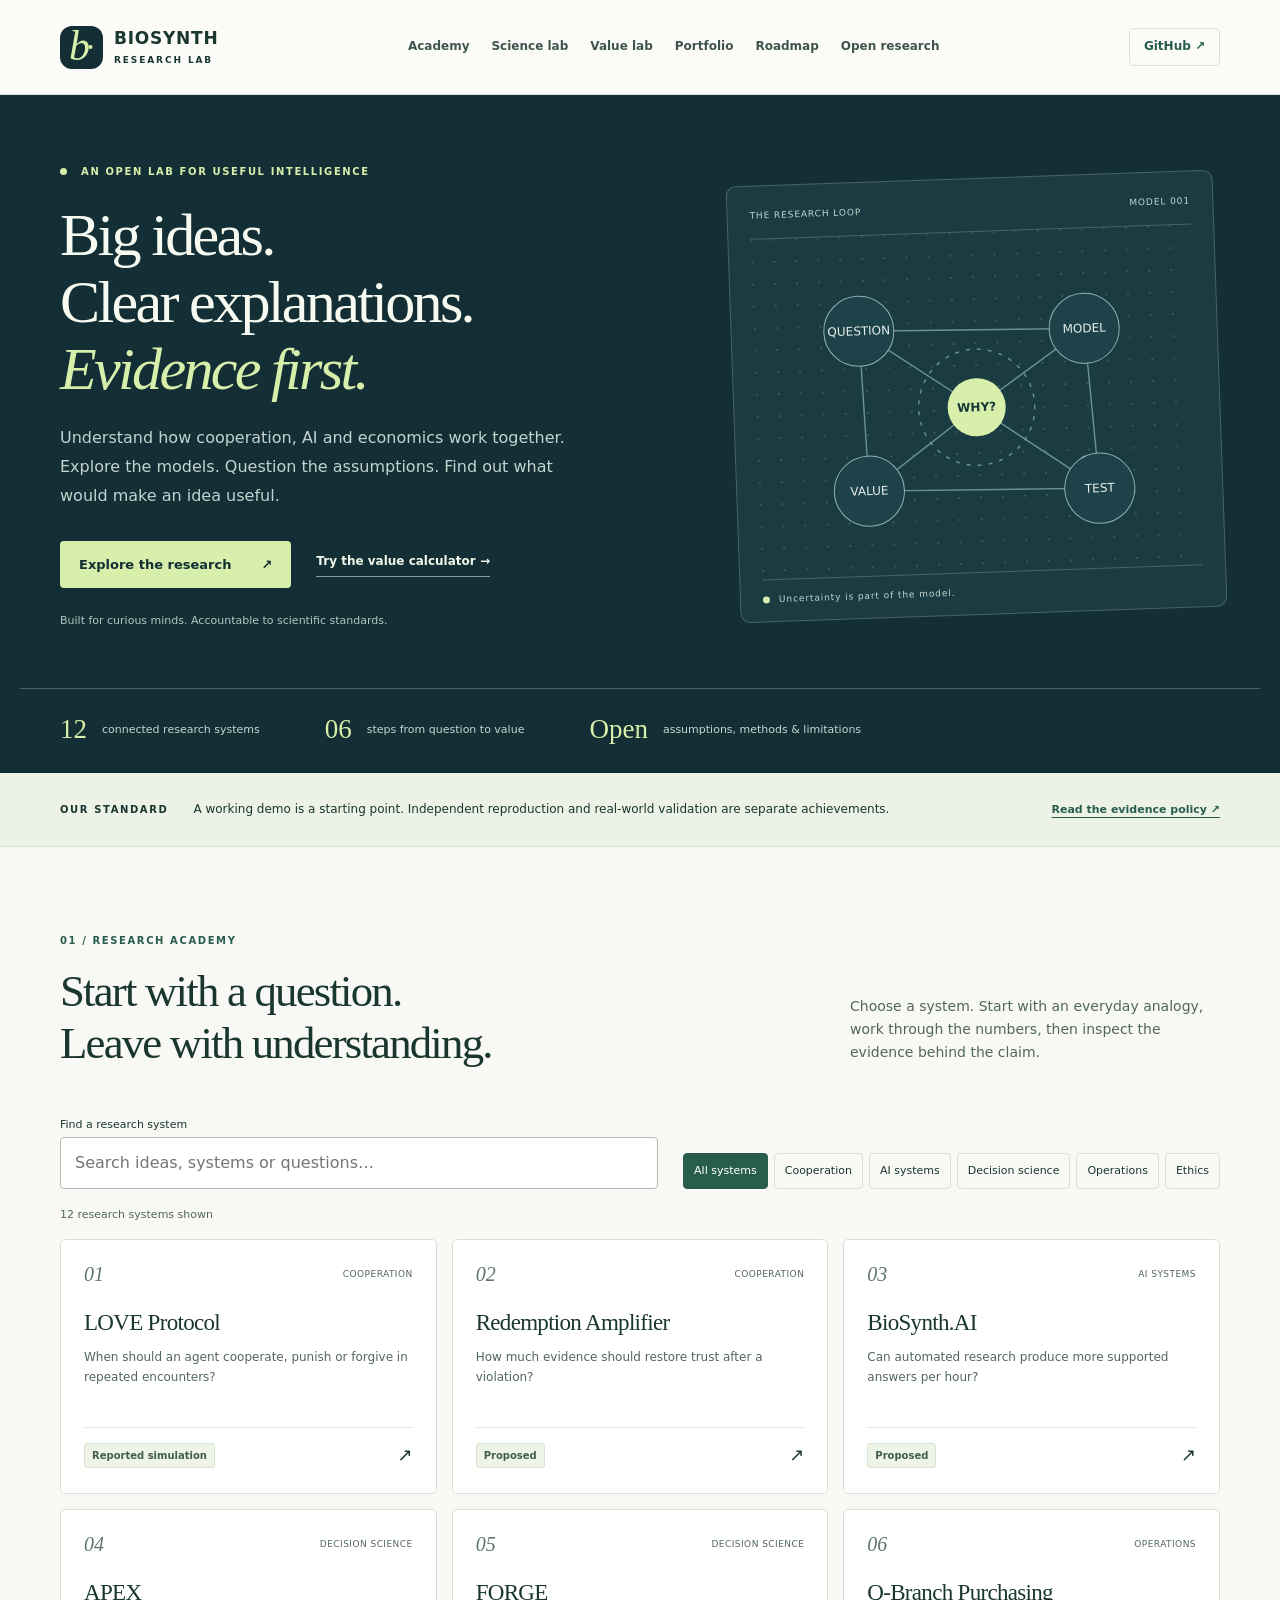
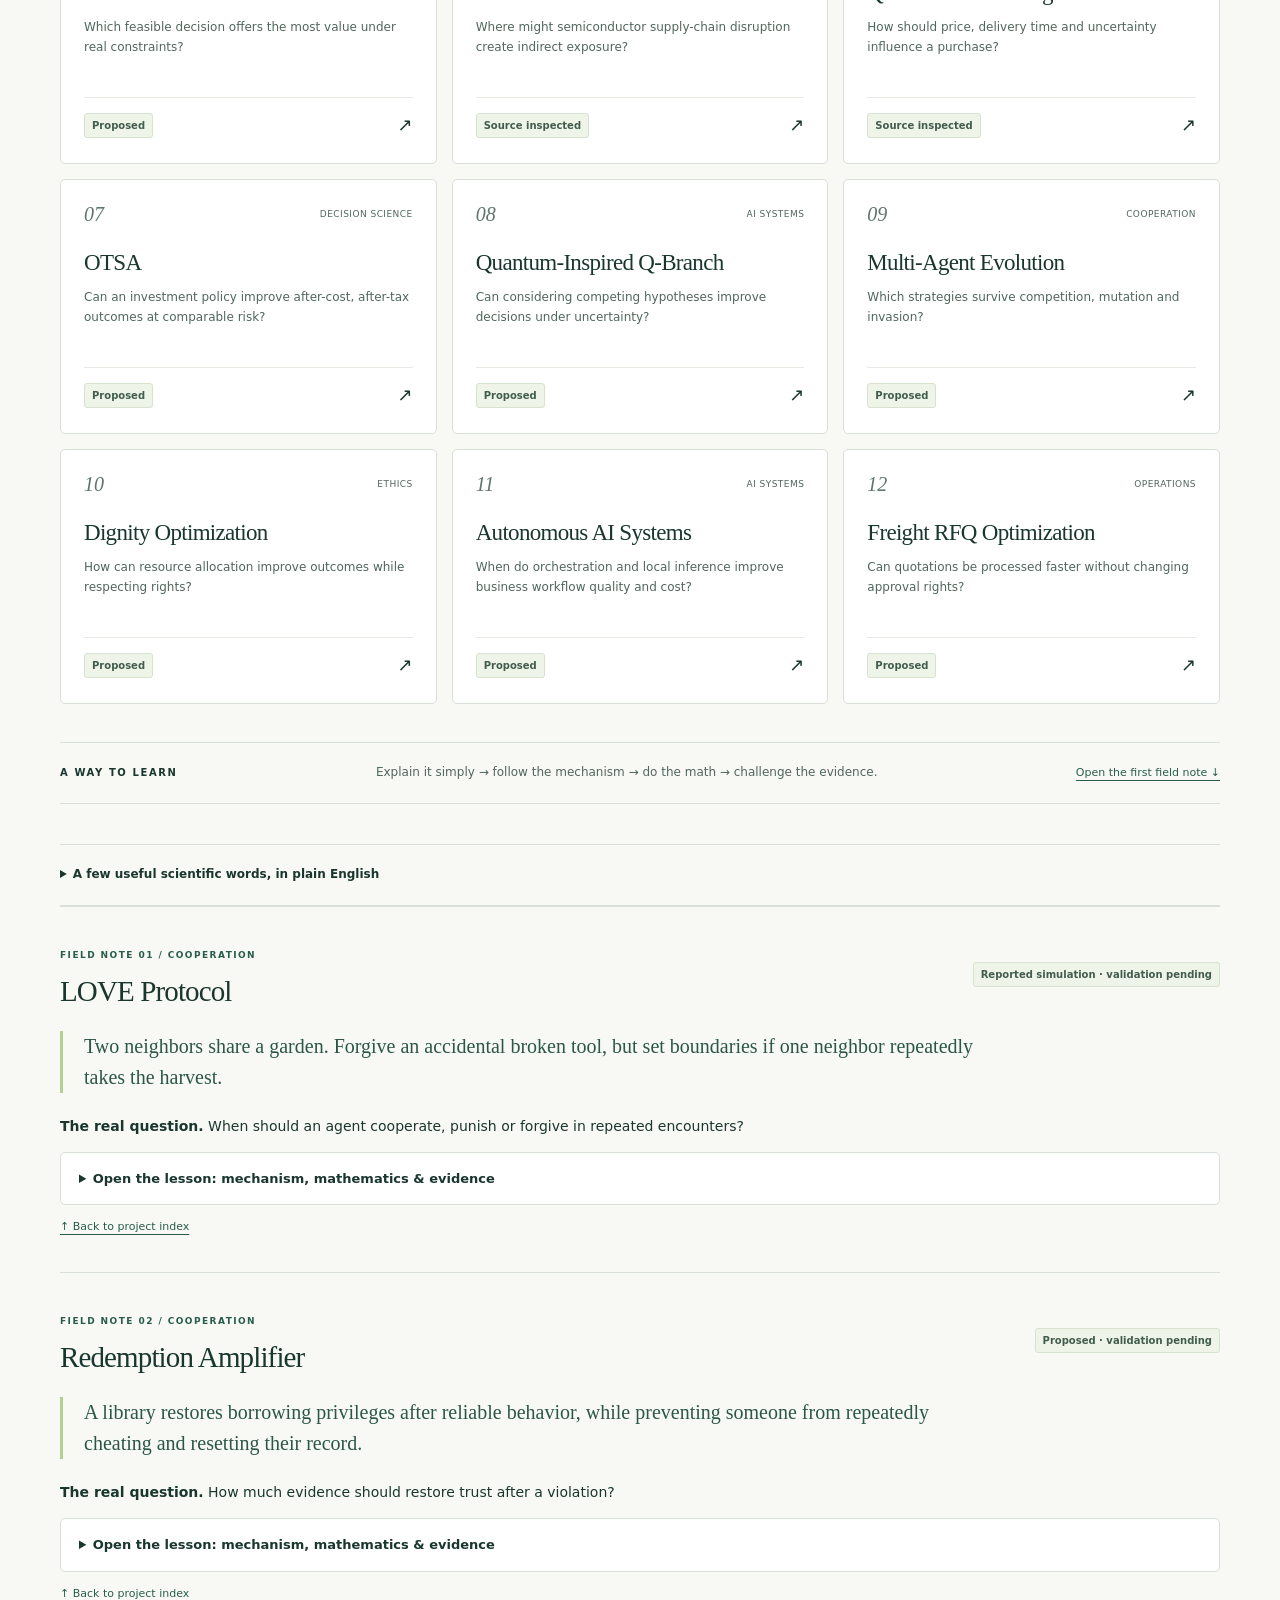
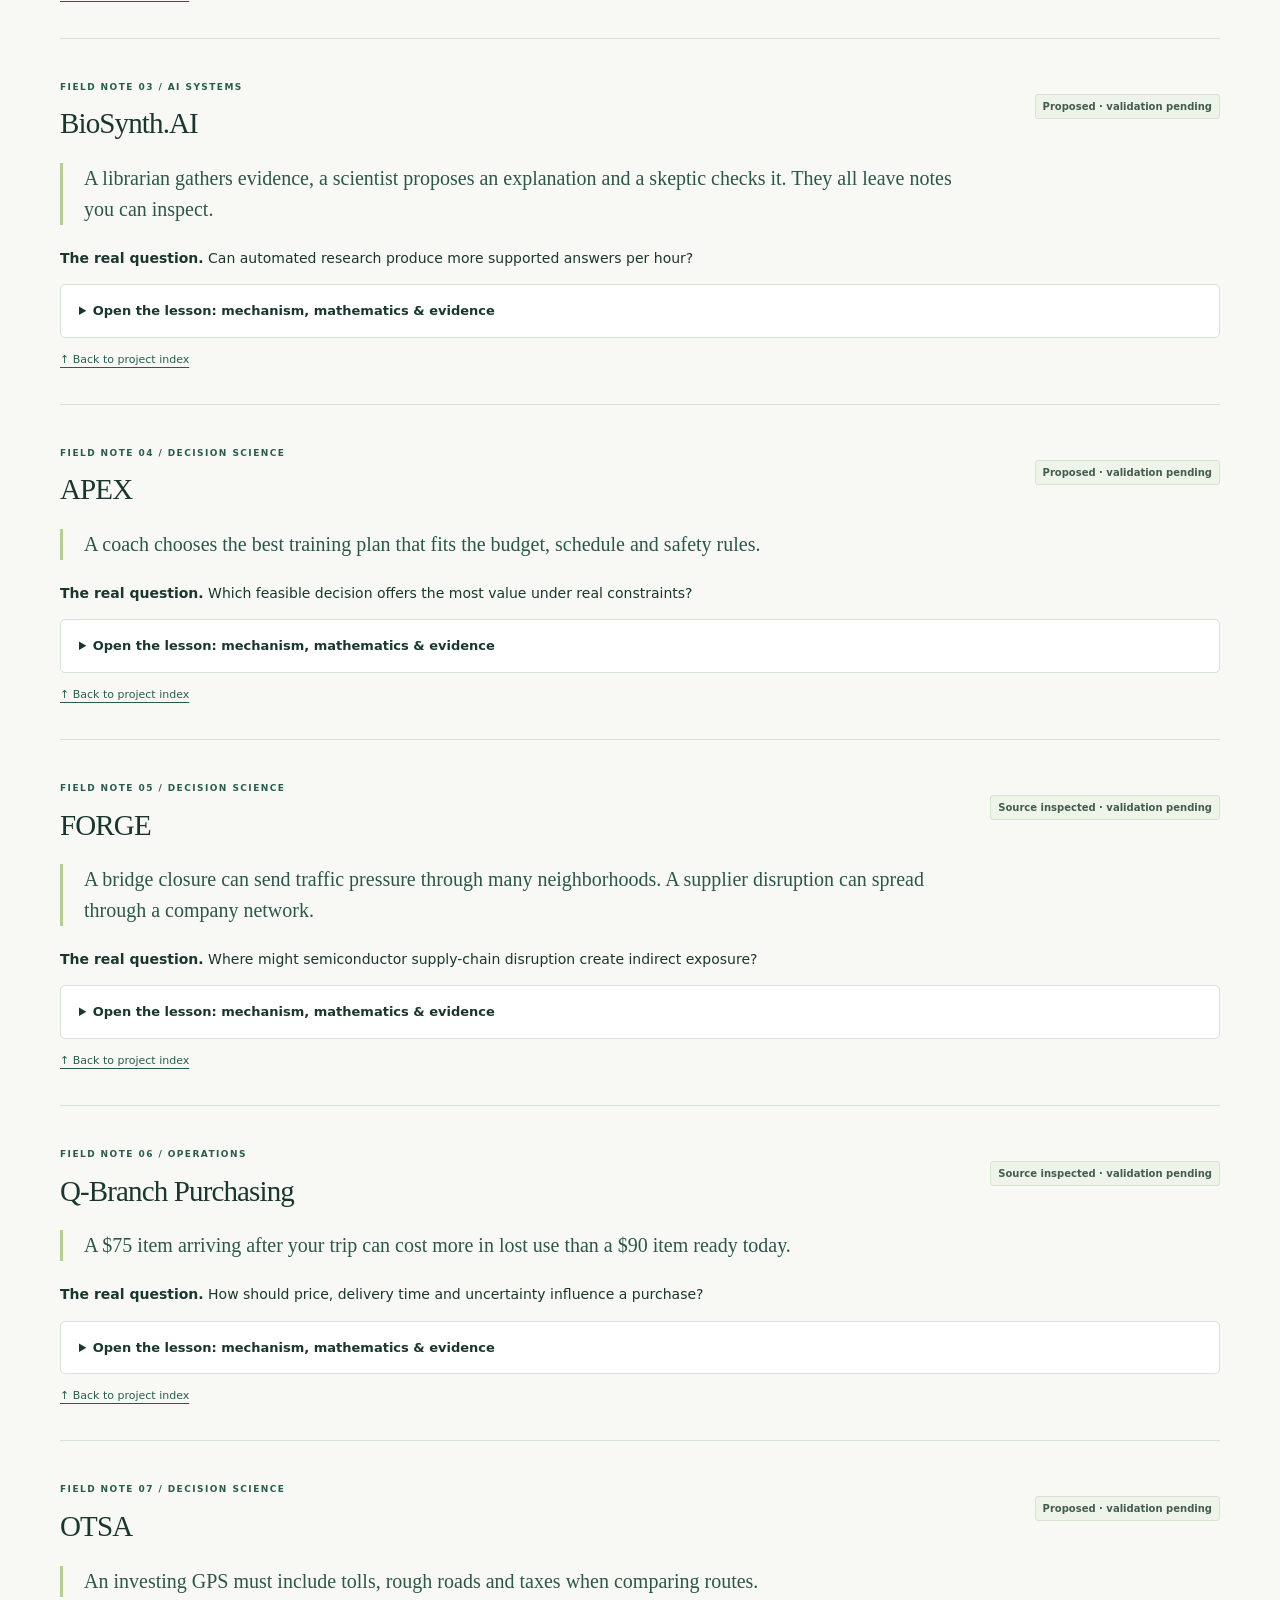
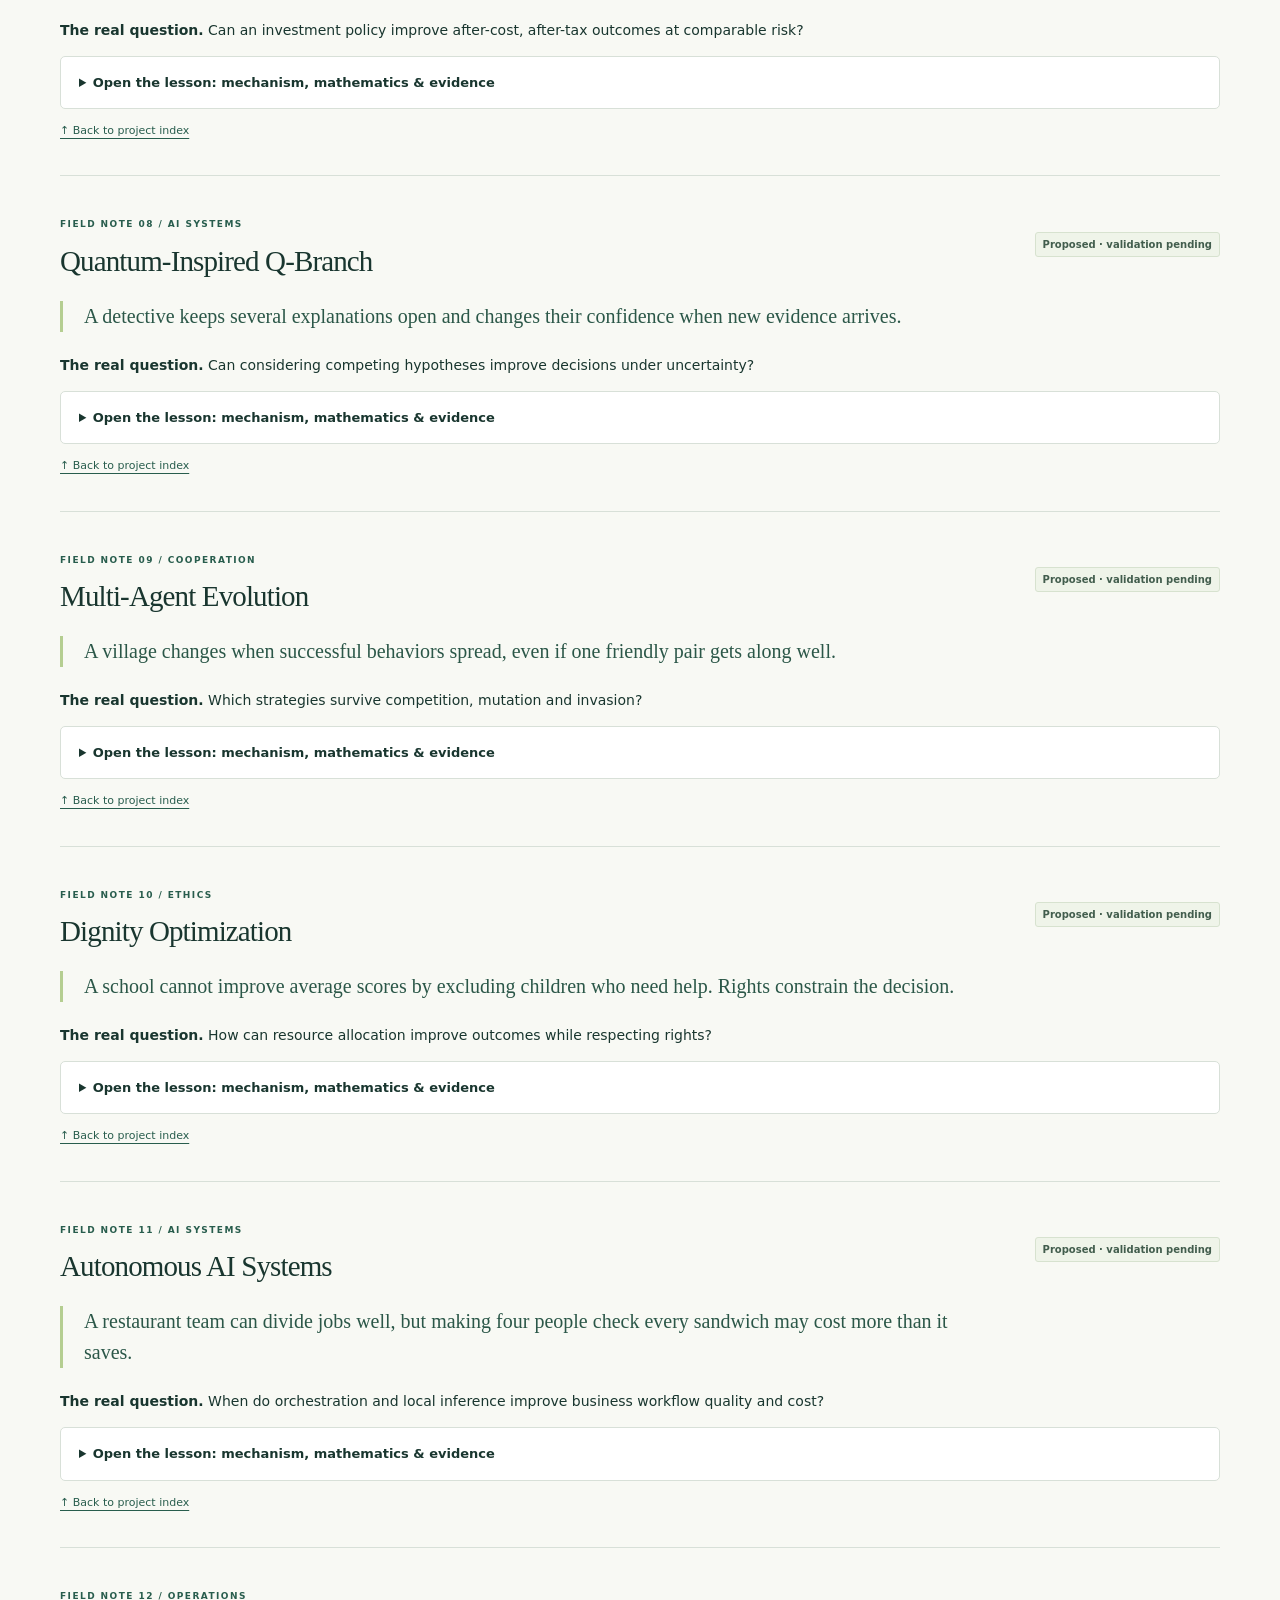
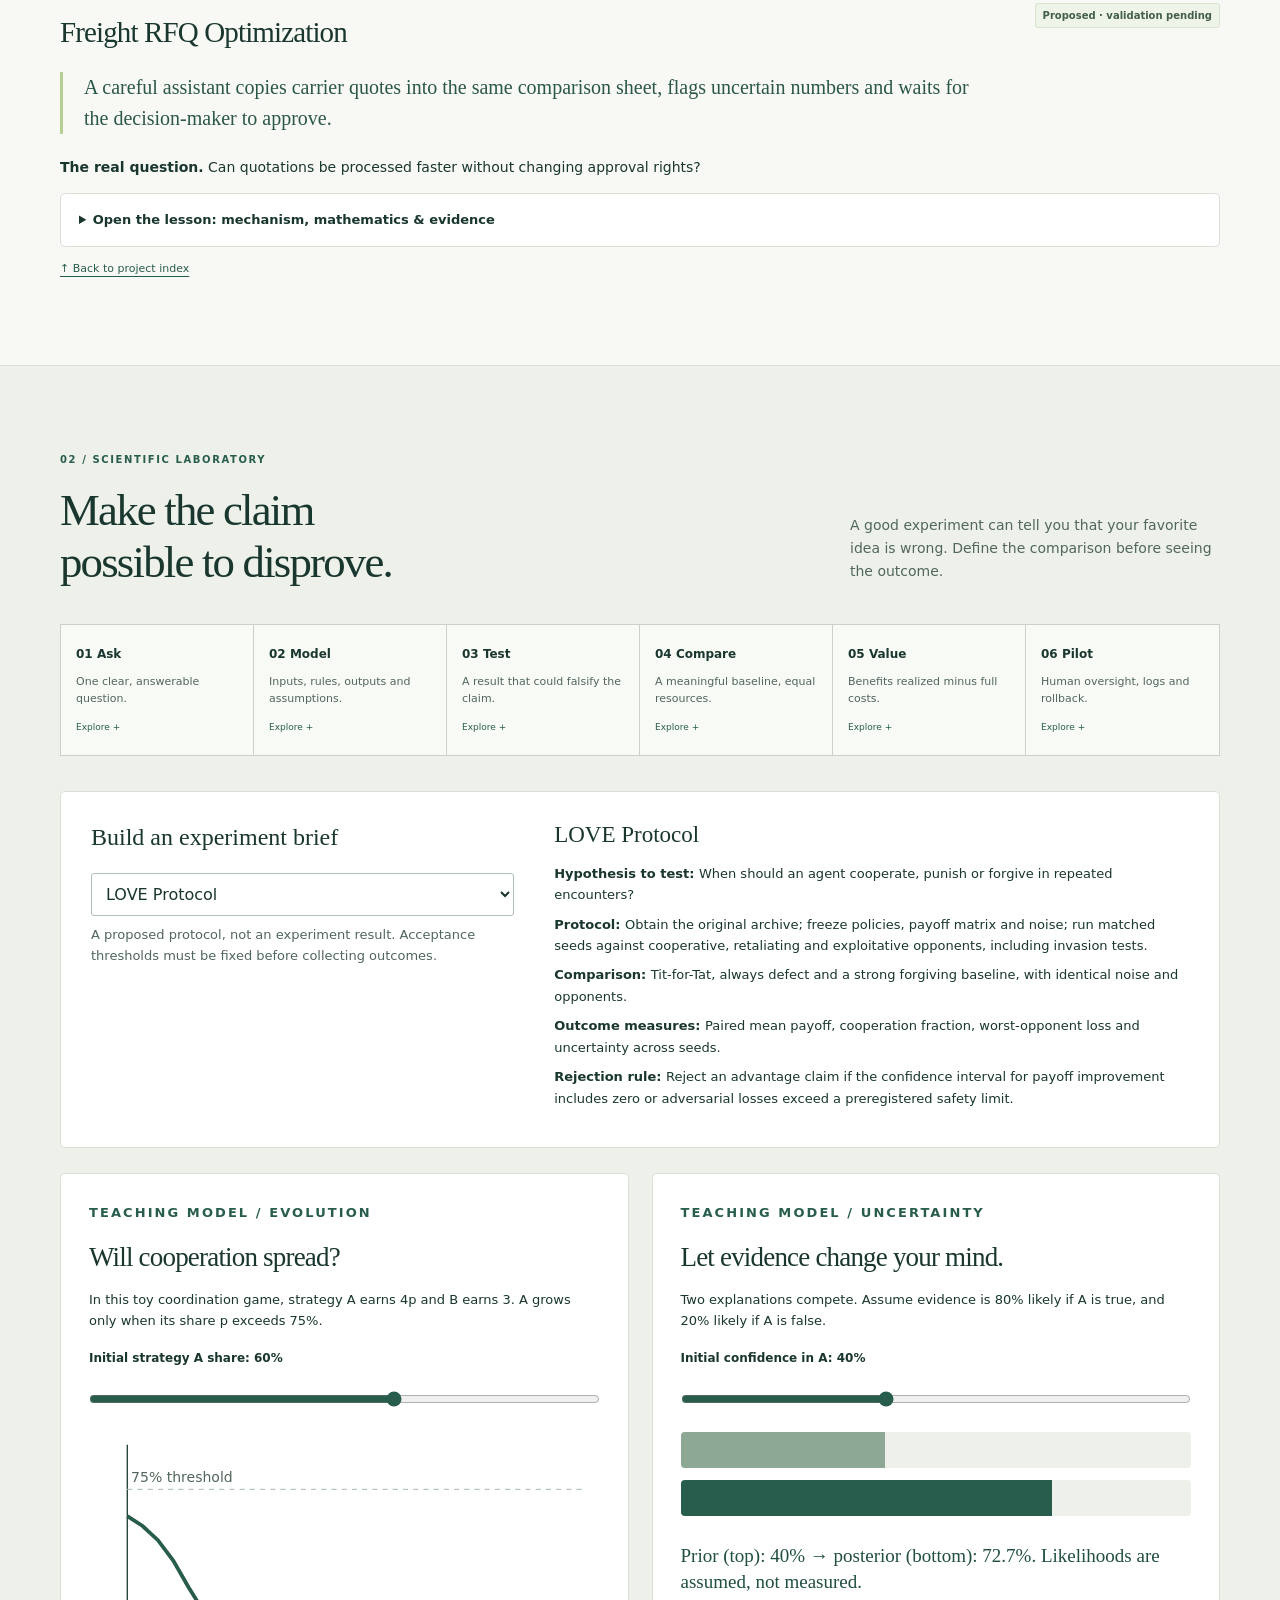
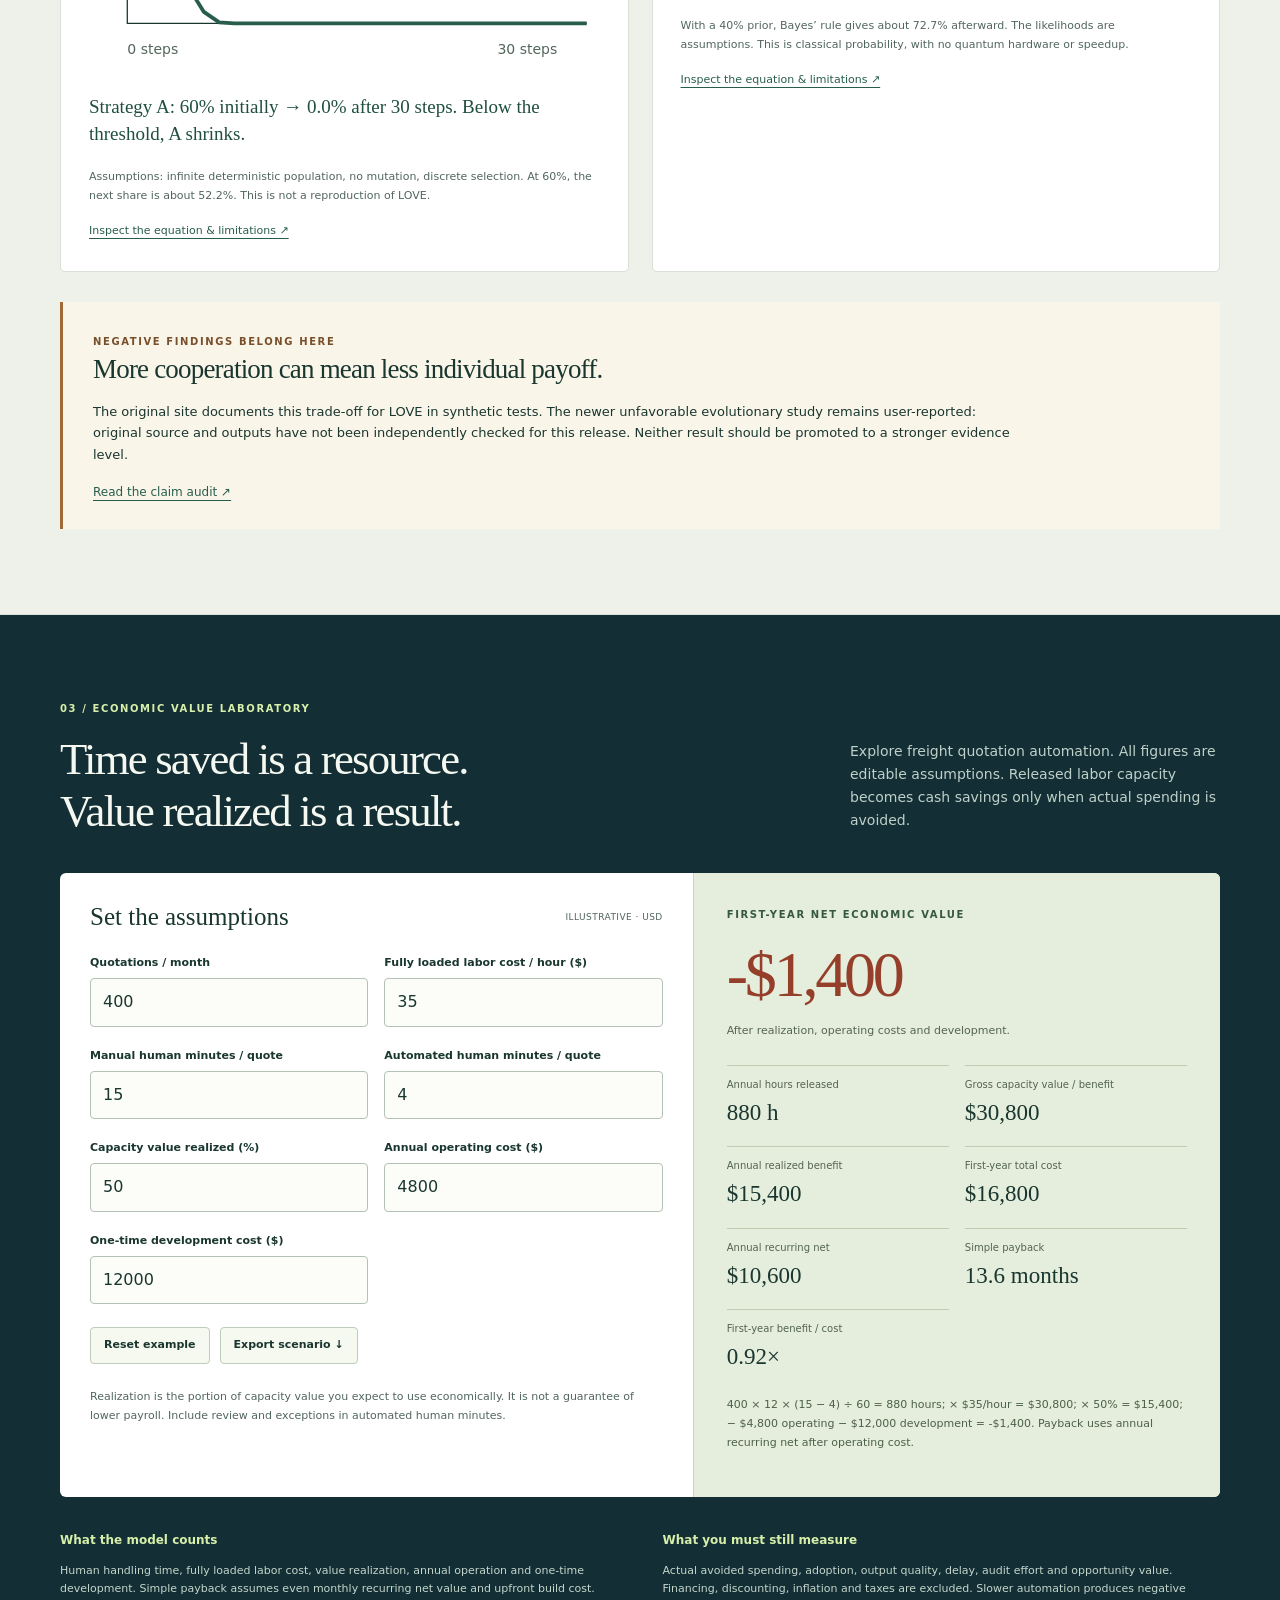
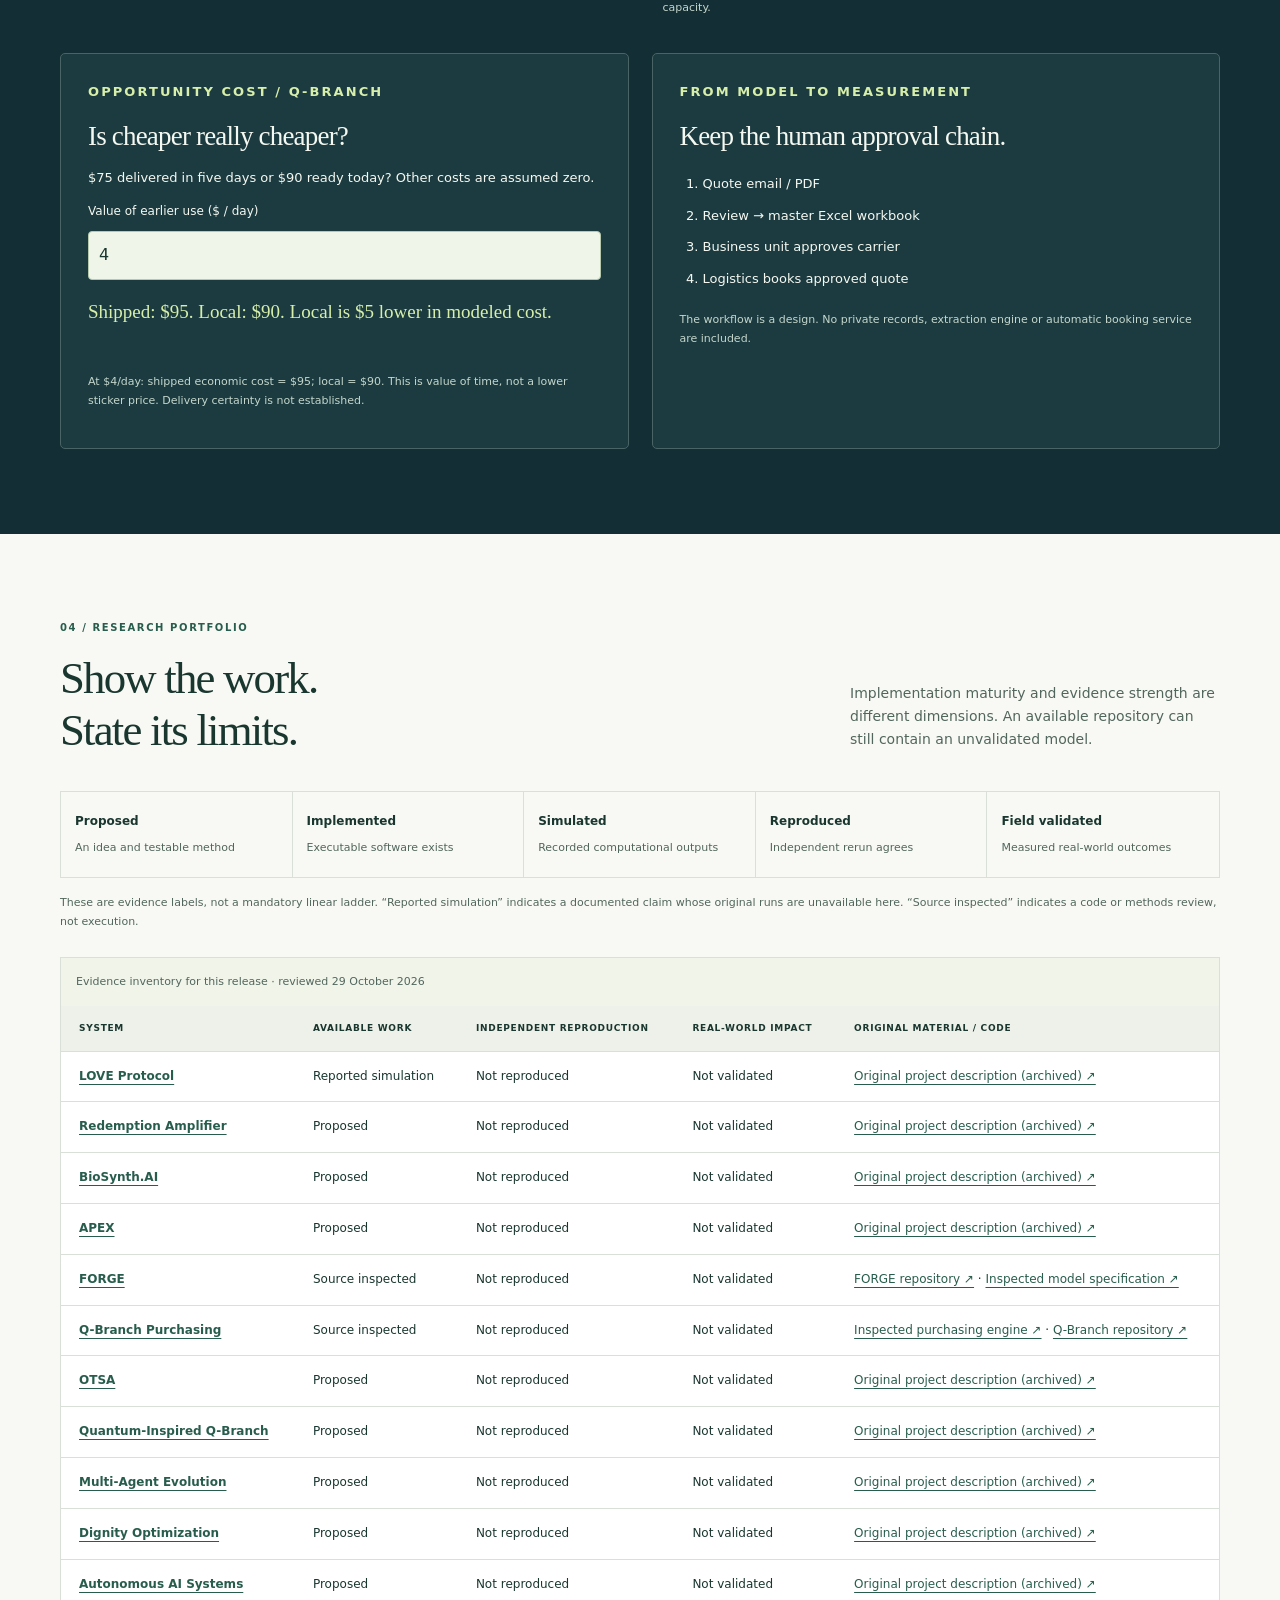
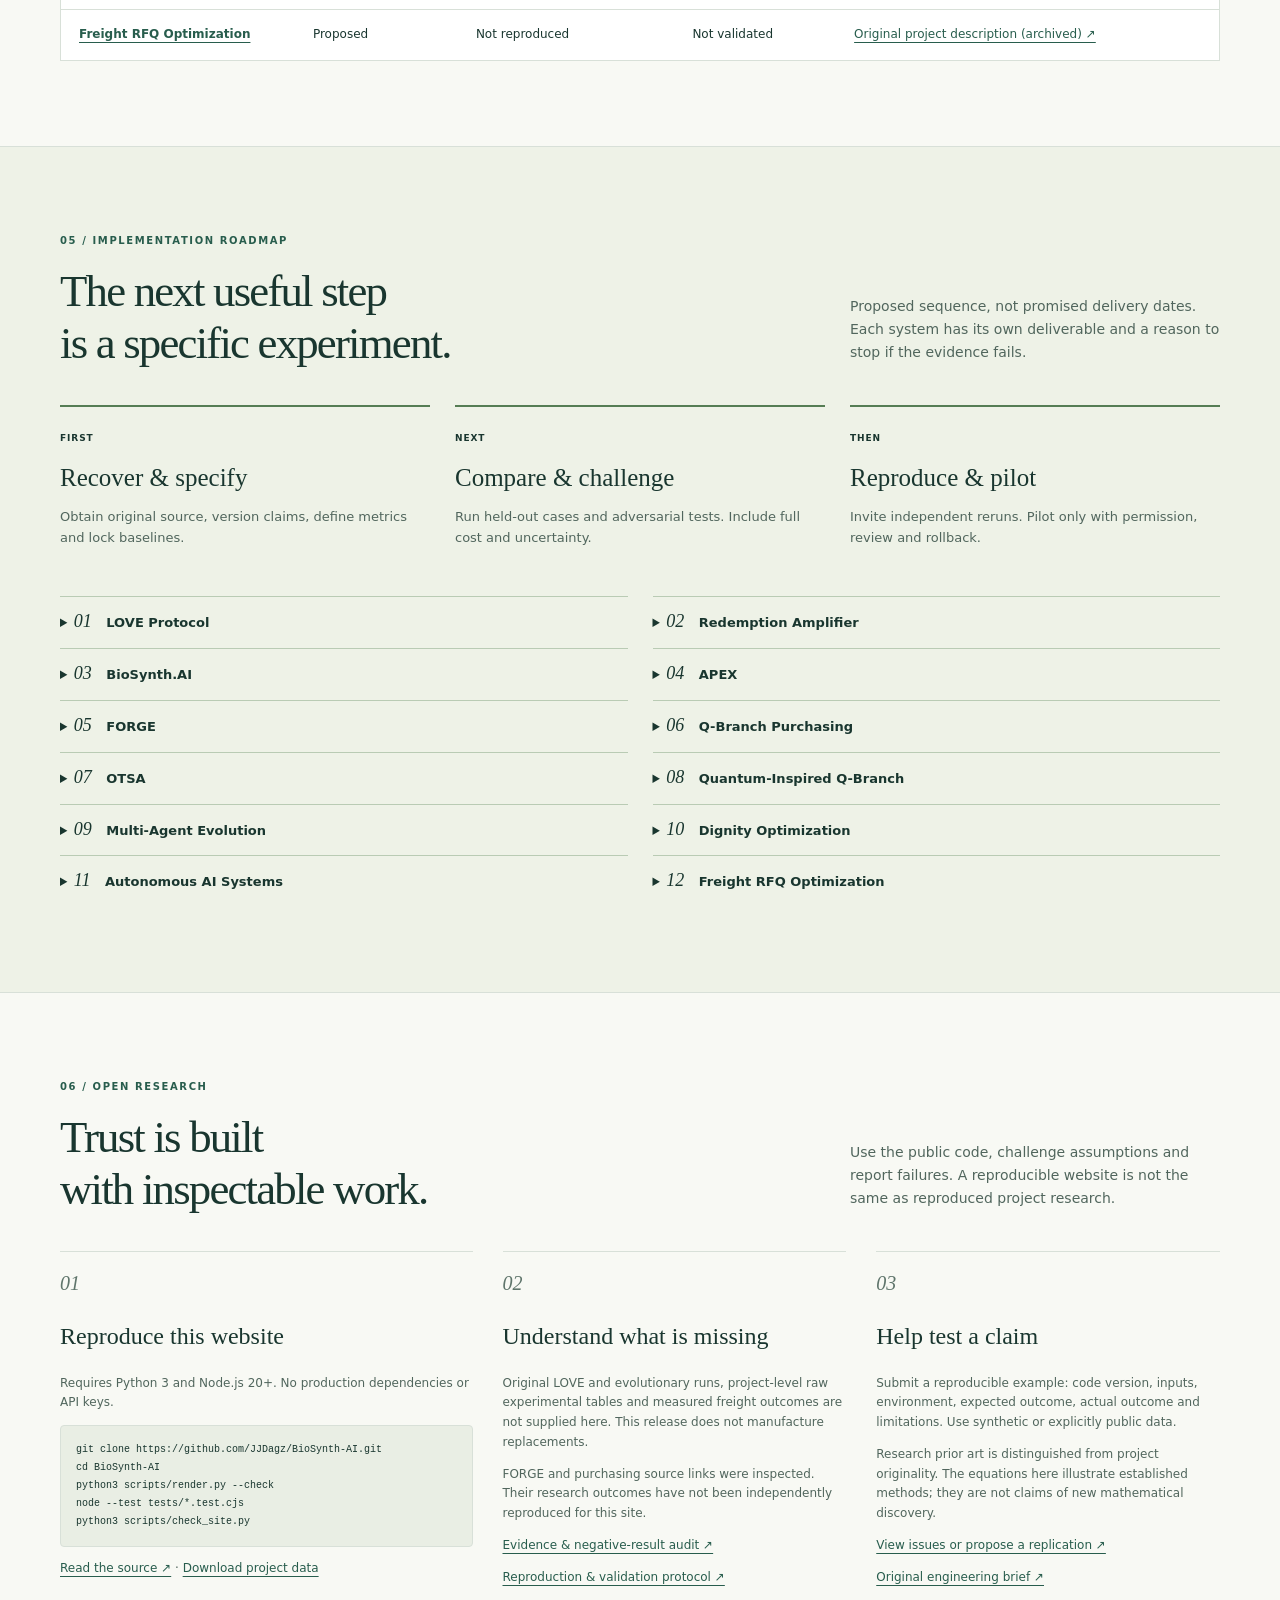
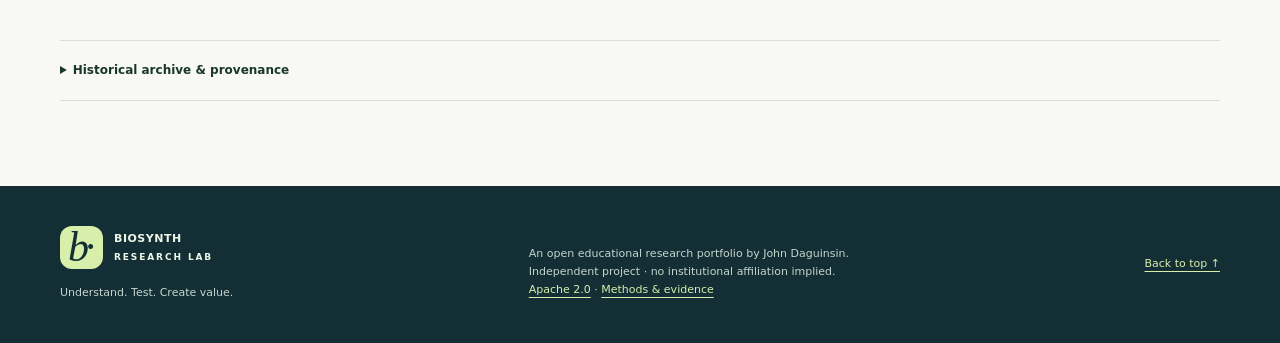
<file: docs/index.html>
<!doctype html>
<html lang="en"><head><meta charset="utf-8"><meta name="viewport" content="width=device-width, initial-scale=1"><meta name="theme-color" content="#132e35"><meta name="description" content="Explore twelve research systems through simple explanations, transparent evidence and interactive economic models. An open, reproducible scientific learning lab."><title>BioSynth Research Lab — Understand. Test. Create value.</title><link rel="icon" href="assets/favicon.svg" type="image/svg+xml"><link rel="stylesheet" href="assets/style.css"><script src="assets/models.js" defer></script><script src="assets/app.js" defer></script></head>
<body><a class="skip" href="#main">Skip to content</a>
<header class="site-header"><div class="shell nav-row"><a class="brand" href="#home" aria-label="BioSynth Research Lab home"><span class="brand-icon" aria-hidden="true">b<span>·</span></span><span>BIOSYNTH<small>RESEARCH LAB</small></span></a><nav aria-label="Main navigation"><a href="#academy">Academy</a><a href="#laboratory">Science lab</a><a href="#economics">Value lab</a><a href="#portfolio">Portfolio</a><a href="#roadmap">Roadmap</a><a href="#open-research">Open research</a></nav><a class="github-link" href="https://github.com/JJDagz/BioSynth-AI">GitHub ↗</a></div></header>
<main id="main">
<section id="home" class="hero"><div class="shell hero-grid"><div><p class="eyebrow"><span class="dot"></span> AN OPEN LAB FOR USEFUL INTELLIGENCE</p><h1>Big ideas.<br>Clear explanations.<br><em>Evidence first.</em></h1><p class="hero-copy">Understand how cooperation, AI and economics work together. Explore the models. Question the assumptions. Find out what would make an idea useful.</p><div class="actions"><a class="button lime" href="#academy">Explore the research <span aria-hidden="true">↗</span></a><a class="text-link" href="#economics">Try the value calculator →</a></div><p class="hero-note">Built for curious minds. Accountable to scientific standards.</p></div><div class="hero-figure"><div class="figure-label"><span>THE RESEARCH LOOP</span><span>MODEL 001</span></div><svg viewBox="0 0 440 340" role="img" aria-labelledby="loop-title loop-desc"><title id="loop-title">From a question to evidence</title><desc id="loop-desc">Ask a question, model its mechanism, test against a baseline, measure value, then use results to refine the question. Uncertainty remains visible at every step.</desc><defs><pattern id="dots" width="22" height="22" patternUnits="userSpaceOnUse"><circle cx="1" cy="1" r="1" fill="#416168"/></pattern></defs><rect width="440" height="340" fill="url(#dots)"/><g fill="none" stroke="#6c9295" stroke-width="1.4"><path d="M105 95 L330 100 L340 260 L110 255 Z"/><path d="M105 95 L220 175 L330 100 M220 175 L340 260 M220 175 L110 255"/><circle cx="220" cy="175" r="58" stroke-dasharray="4 7"/></g><g fill="#1d4249" stroke="#91b2af"><circle cx="105" cy="95" r="35"/><circle cx="330" cy="100" r="35"/><circle cx="340" cy="260" r="35"/><circle cx="110" cy="255" r="35"/></g><g fill="#d7efaa"><circle cx="220" cy="175" r="29"/></g><g fill="#e6eeea" font-family="system-ui,sans-serif" font-size="12" text-anchor="middle"><text x="105" y="99">QUESTION</text><text x="330" y="104">MODEL</text><text x="340" y="264">TEST</text><text x="110" y="259">VALUE</text><text x="220" y="179" fill="#163638" font-weight="700">WHY?</text></g></svg><div class="figure-footer"><span class="dot"></span> Uncertainty is part of the model.</div></div></div><div class="shell hero-stats"><div><strong>12</strong><span>connected research systems</span></div><div><strong>06</strong><span>steps from question to value</span></div><div><strong>Open</strong><span>assumptions, methods &amp; limitations</span></div></div></section>
<div class="integrity-strip"><div class="shell"><span class="mini-label">OUR STANDARD</span><p>A working demo is a starting point. Independent reproduction and real-world validation are separate achievements.</p><a href="#open-research">Read the evidence policy ↗</a></div></div>
<section id="academy" class="section shell"><div class="section-heading"><div><p class="eyebrow">01 / RESEARCH ACADEMY</p><h2>Start with a question.<br>Leave with understanding.</h2></div><p>Choose a system. Start with an everyday analogy, work through the numbers, then inspect the evidence behind the claim.</p></div><div class="toolbar js-only"><div class="search-wrap"><label for="search">Find a research system</label><input type="search" id="search" placeholder="Search ideas, systems or questions…"></div><div class="filters" role="group" aria-label="Filter research by field"><button type="button" data-category="All" aria-pressed="true">All systems</button><button type="button" data-category="Cooperation" aria-pressed="false">Cooperation</button><button type="button" data-category="AI systems" aria-pressed="false">AI systems</button><button type="button" data-category="Decision science" aria-pressed="false">Decision science</button><button type="button" data-category="Operations" aria-pressed="false">Operations</button><button type="button" data-category="Ethics" aria-pressed="false">Ethics</button></div></div><p id="count" class="count js-only" role="status" aria-live="polite">12 research systems</p><div class="project-grid"><a class="project-card" href="#lesson-love" data-project data-category="Cooperation" data-search="love protocol cooperation when should an agent cooperate, punish or forgive in repeated encounters? two neighbors share a garden. forgive an accidental broken tool, but set boundaries if one neighbor repeatedly takes the harvest."><div class="card-top"><span class="index">01</span><span class="tag">Cooperation</span></div><h3>LOVE Protocol</h3><p>When should an agent cooperate, punish or forgive in repeated encounters?</p><div class="card-foot"><span class="status">Reported simulation</span><span aria-hidden="true">↗</span></div></a><a class="project-card" href="#lesson-redemption" data-project data-category="Cooperation" data-search="redemption amplifier cooperation how much evidence should restore trust after a violation? a library restores borrowing privileges after reliable behavior, while preventing someone from repeatedly cheating and resetting their record."><div class="card-top"><span class="index">02</span><span class="tag">Cooperation</span></div><h3>Redemption Amplifier</h3><p>How much evidence should restore trust after a violation?</p><div class="card-foot"><span class="status">Proposed</span><span aria-hidden="true">↗</span></div></a><a class="project-card" href="#lesson-biosynth" data-project data-category="AI systems" data-search="biosynth.ai ai systems can automated research produce more supported answers per hour? a librarian gathers evidence, a scientist proposes an explanation and a skeptic checks it. they all leave notes you can inspect."><div class="card-top"><span class="index">03</span><span class="tag">AI systems</span></div><h3>BioSynth.AI</h3><p>Can automated research produce more supported answers per hour?</p><div class="card-foot"><span class="status">Proposed</span><span aria-hidden="true">↗</span></div></a><a class="project-card" href="#lesson-apex" data-project data-category="Decision science" data-search="apex decision science which feasible decision offers the most value under real constraints? a coach chooses the best training plan that fits the budget, schedule and safety rules."><div class="card-top"><span class="index">04</span><span class="tag">Decision science</span></div><h3>APEX</h3><p>Which feasible decision offers the most value under real constraints?</p><div class="card-foot"><span class="status">Proposed</span><span aria-hidden="true">↗</span></div></a><a class="project-card" href="#lesson-forge" data-project data-category="Decision science" data-search="forge decision science where might semiconductor supply-chain disruption create indirect exposure? a bridge closure can send traffic pressure through many neighborhoods. a supplier disruption can spread through a company network."><div class="card-top"><span class="index">05</span><span class="tag">Decision science</span></div><h3>FORGE</h3><p>Where might semiconductor supply-chain disruption create indirect exposure?</p><div class="card-foot"><span class="status">Source inspected</span><span aria-hidden="true">↗</span></div></a><a class="project-card" href="#lesson-qbuy" data-project data-category="Operations" data-search="q-branch purchasing operations how should price, delivery time and uncertainty influence a purchase? a $75 item arriving after your trip can cost more in lost use than a $90 item ready today."><div class="card-top"><span class="index">06</span><span class="tag">Operations</span></div><h3>Q-Branch Purchasing</h3><p>How should price, delivery time and uncertainty influence a purchase?</p><div class="card-foot"><span class="status">Source inspected</span><span aria-hidden="true">↗</span></div></a><a class="project-card" href="#lesson-otsa" data-project data-category="Decision science" data-search="otsa decision science can an investment policy improve after-cost, after-tax outcomes at comparable risk? an investing gps must include tolls, rough roads and taxes when comparing routes."><div class="card-top"><span class="index">07</span><span class="tag">Decision science</span></div><h3>OTSA</h3><p>Can an investment policy improve after-cost, after-tax outcomes at comparable risk?</p><div class="card-foot"><span class="status">Proposed</span><span aria-hidden="true">↗</span></div></a><a class="project-card" href="#lesson-qreason" data-project data-category="AI systems" data-search="quantum-inspired q-branch ai systems can considering competing hypotheses improve decisions under uncertainty? a detective keeps several explanations open and changes their confidence when new evidence arrives."><div class="card-top"><span class="index">08</span><span class="tag">AI systems</span></div><h3>Quantum-Inspired Q-Branch</h3><p>Can considering competing hypotheses improve decisions under uncertainty?</p><div class="card-foot"><span class="status">Proposed</span><span aria-hidden="true">↗</span></div></a><a class="project-card" href="#lesson-evolution" data-project data-category="Cooperation" data-search="multi-agent evolution cooperation which strategies survive competition, mutation and invasion? a village changes when successful behaviors spread, even if one friendly pair gets along well."><div class="card-top"><span class="index">09</span><span class="tag">Cooperation</span></div><h3>Multi-Agent Evolution</h3><p>Which strategies survive competition, mutation and invasion?</p><div class="card-foot"><span class="status">Proposed</span><span aria-hidden="true">↗</span></div></a><a class="project-card" href="#lesson-dignity" data-project data-category="Ethics" data-search="dignity optimization ethics how can resource allocation improve outcomes while respecting rights? a school cannot improve average scores by excluding children who need help. rights constrain the decision."><div class="card-top"><span class="index">10</span><span class="tag">Ethics</span></div><h3>Dignity Optimization</h3><p>How can resource allocation improve outcomes while respecting rights?</p><div class="card-foot"><span class="status">Proposed</span><span aria-hidden="true">↗</span></div></a><a class="project-card" href="#lesson-agents" data-project data-category="AI systems" data-search="autonomous ai systems ai systems when do orchestration and local inference improve business workflow quality and cost? a restaurant team can divide jobs well, but making four people check every sandwich may cost more than it saves."><div class="card-top"><span class="index">11</span><span class="tag">AI systems</span></div><h3>Autonomous AI Systems</h3><p>When do orchestration and local inference improve business workflow quality and cost?</p><div class="card-foot"><span class="status">Proposed</span><span aria-hidden="true">↗</span></div></a><a class="project-card" href="#lesson-freight" data-project data-category="Operations" data-search="freight rfq optimization operations can quotations be processed faster without changing approval rights? a careful assistant copies carrier quotes into the same comparison sheet, flags uncertain numbers and waits for the decision-maker to approve."><div class="card-top"><span class="index">12</span><span class="tag">Operations</span></div><h3>Freight RFQ Optimization</h3><p>Can quotations be processed faster without changing approval rights?</p><div class="card-foot"><span class="status">Proposed</span><span aria-hidden="true">↗</span></div></a></div><p id="empty-search" hidden>No systems match. Try another term or choose All systems.</p><div class="academy-guide"><span class="mini-label">A WAY TO LEARN</span><p>Explain it simply → follow the mechanism → do the math → challenge the evidence.</p><a href="#lesson-love">Open the first field note ↓</a></div><details class="archive-disclosure"><summary>A few useful scientific words, in plain English</summary><p><strong>Baseline:</strong> the ordinary method your idea must beat. <strong>Hypothesis:</strong> an explanation you can test. <strong>Falsify:</strong> find a result that shows a claim is wrong. <strong>Preregister:</strong> write down the rules and success measure before seeing results. <strong>Held-out cases:</strong> examples you save for a final test instead of using them to tune the method. <strong>Calibration:</strong> whether predicted chances match what actually happens. <strong>Uncertainty interval:</strong> a range showing how much an estimate could vary under stated statistical assumptions. <strong>Constraint:</strong> a limit the decision must obey.</p></details><div class="lessons"><article class="lesson" id="lesson-love"><header class="lesson-header"><div><span class="eyebrow">FIELD NOTE 01 / Cooperation</span><h3>LOVE Protocol</h3></div><span class="status">Reported simulation · validation pending</span></header><p class="analogy">Two neighbors share a garden. Forgive an accidental broken tool, but set boundaries if one neighbor repeatedly takes the harvest.</p><p><strong>The real question.</strong> When should an agent cooperate, punish or forgive in repeated encounters?</p><details><summary>Open the lesson: mechanism, mathematics &amp; evidence</summary><div class="lesson-body"><h4>01 / Follow the mechanism</h4><p>The archived design describes an eight-action trust window, tolerance for occasional defections and a conditional forgiveness branch. Actions are cooperate or defect. Track each player’s payoff and cooperation separately; a policy can improve one while harming the other.</p><ol class="lesson-steps"><li>Specify actions, payoff rules and forgiveness exactly.</li><li>Replay equal-length encounters with matched random seeds.</li><li>Compare cooperation, individual payoff and exploitability separately.</li></ol><div class="equation" role="math" aria-label="c = N(C) / N; π = Σ rₜ / N">c = N(C) / N; π = Σ rₜ / N</div><dl class="variables"><div><dt>c</dt><dd>Fraction of cooperative actions (0–1)</dd></div><div><dt>N(C)</dt><dd>Number of cooperative actions</dd></div><div><dt>N</dt><dd>Total actions or rounds in the relevant measure</dd></div><div><dt>π</dt><dd>Mean payoff per round, in game units</dd></div><div><dt>rₜ</dt><dd>Payoff earned in round t</dd></div></dl><h4>02 / Work through the numbers</h4><p class="worked">Teaching example, not a LOVE run: payoffs 3, 3, 0, 5 give π = 11 / 4 = 2.75 game units. If 3 of 4 actions cooperate, c = 75%. The two measures answer different questions.</p><div class="evidence-pair"><div><h4>03 / What has been achieved</h4><p>The original website documents a synthetic cooperation/payoff trade-off: more cooperation accompanied lower individual payoff. Its exact outputs have not been reproduced for this release.</p></div><div><h4>What remains unverified</h4><p>Original synthetic scripts, seeds and raw outputs are absent here. The newer unfavorable evolutionary outcome is user-reported and awaits original-source inspection and independent reruns.</p></div></div><h4>04 / Where it could fail</h4><p>An opponent can exploit predictable forgiveness. Cooperation is not an evolutionary stability proof.</p><h4>05 / The economic value channel</h4><p>Potentially fewer disputes and failed partnerships. Measure avoided incident cost minus monitoring, concessions and implementation costs; never convert game points directly to dollars.</p><h4>06 / The next falsifiable experiment</h4><p>Obtain the original archive; freeze policies, payoff matrix and noise; run matched seeds against cooperative, retaliating and exploitative opponents, including invasion tests.</p><p><strong>Baseline:</strong> Tit-for-Tat, always defect and a strong forgiving baseline, with identical noise and opponents.</p><p><strong>Measure:</strong> Paired mean payoff, cooperation fraction, worst-opponent loss and uncertainty across seeds.</p><p><strong>Stop or reject:</strong> Reject an advantage claim if the confidence interval for payoff improvement includes zero or adversarial losses exceed a preregistered safety limit.</p><footer class="lesson-source"><a href="archive/index-2026-10-29.html#love">Original project description (archived) ↗</a><p>Original description is available; executable project research and raw outputs are not supplied in this repository. Website teaching models are separate implementations.</p></footer></div></details><a class="back-link" href="#academy">↑ Back to project index</a></article><article class="lesson" id="lesson-redemption"><header class="lesson-header"><div><span class="eyebrow">FIELD NOTE 02 / Cooperation</span><h3>Redemption Amplifier</h3></div><span class="status">Proposed · validation pending</span></header><p class="analogy">A library restores borrowing privileges after reliable behavior, while preventing someone from repeatedly cheating and resetting their record.</p><p><strong>The real question.</strong> How much evidence should restore trust after a violation?</p><details><summary>Open the lesson: mechanism, mathematics &amp; evidence</summary><div class="lesson-body"><h4>01 / Follow the mechanism</h4><p>A candidate rule subtracts a severity penalty from a bounded trust score, then rewards verified reliable actions. A restoration multiplier is a tunable hypothesis, not a proven fairness mechanism.</p><ol class="lesson-steps"><li>Define the violation and what counts as recovery evidence.</li><li>Apply bounded penalties and controlled restoration.</li><li>Test whether repeated cheating becomes more attractive.</li></ol><div class="equation" role="math" aria-label="T′ = min(1, max(0, T − s + k·r))">T′ = min(1, max(0, T − s + k·r))</div><dl class="variables"><div><dt>T, T′</dt><dd>Trust score before and after a review (0–1)</dd></div><div><dt>s</dt><dd>Severity penalty in score units</dd></div><div><dt>k</dt><dd>Restoration multiplier, nonnegative</dd></div><div><dt>r</dt><dd>Verified recovery evidence in score units</dd></div></dl><h4>02 / Work through the numbers</h4><p class="worked">Illustrative rule: T = 0.4, s = 0.2, k = 1.5 and r = 0.1 give T′ = 0.35. A larger multiplier restores privileges faster but can also help repeat offenders.</p><div class="evidence-pair"><div><h4>03 / What has been achieved</h4><p>The archive describes a multiplier concept and a separate simplified ablation claim. They must not be treated as the same tested algorithm.</p></div><div><h4>What remains unverified</h4><p>No supplied run establishes that the multiplier reduces exploitation or improves fairness. The toy rule here only explains the mechanism.</p></div></div><h4>04 / Where it could fail</h4><p>Alternating misconduct and minimum recovery can become a profitable strategy.</p><h4>05 / The economic value channel</h4><p>Compare avoided false exclusions against repeat fraud, review labor and reinstatement costs. Recovery speed alone is not economic success.</p><h4>06 / The next falsifiable experiment</h4><p>Freeze this candidate rule and simulate repeated offenders alongside genuinely reformed agents; vary multiplier and observation error.</p><p><strong>Baseline:</strong> Permanent exclusion, fixed probation and recovery without amplification.</p><p><strong>Measure:</strong> Repeat-offense loss, false exclusion rate and median time to safe restoration.</p><p><strong>Stop or reject:</strong> Reject if faster recovery raises total loss or false exclusion beyond a declared tolerance.</p><footer class="lesson-source"><a href="archive/index-2026-10-29.html#redemption">Original project description (archived) ↗</a><p>Original description is available; executable project research and raw outputs are not supplied in this repository. Website teaching models are separate implementations.</p></footer></div></details><a class="back-link" href="#academy">↑ Back to project index</a></article><article class="lesson" id="lesson-biosynth"><header class="lesson-header"><div><span class="eyebrow">FIELD NOTE 03 / AI systems</span><h3>BioSynth.AI</h3></div><span class="status">Proposed · validation pending</span></header><p class="analogy">A librarian gathers evidence, a scientist proposes an explanation and a skeptic checks it. They all leave notes you can inspect.</p><p><strong>The real question.</strong> Can automated research produce more supported answers per hour?</p><details><summary>Open the lesson: mechanism, mathematics &amp; evidence</summary><div class="lesson-body"><h4>01 / Follow the mechanism</h4><p>Keep a claim ledger with source passages, alternative explanations and executable checks. A verifier marks unsupported claims and a human resolves conflicts before publication.</p><ol class="lesson-steps"><li>Attach every factual claim to a source passage.</li><li>Generate a rival explanation and a check that could distinguish it.</li><li>Publish accepted results with unresolved claims still visible.</li></ol><div class="equation" role="math" aria-label="q = S / C; cost_correct = K / V">q = S / C; cost_correct = K / V</div><dl class="variables"><div><dt>q</dt><dd>Supported-claim fraction</dd></div><div><dt>S</dt><dd>Claims supported by inspected sources</dd></div><div><dt>C</dt><dd>Total factual claims reviewed</dd></div><div><dt>K</dt><dd>Total research and review cost in dollars</dd></div><div><dt>V</dt><dd>Independently accepted correct answers</dd></div></dl><h4>02 / Work through the numbers</h4><p class="worked">If 18 of 20 checked claims are supported, q = 90%. If a workflow costs $60 and produces 15 accepted answers, cost_correct = $4. Neither number is a measured BioSynth result.</p><div class="evidence-pair"><div><h4>03 / What has been achieved</h4><p>This repository implements an educational website and arithmetic demos. The earlier site describes recovered research components, but does not include them.</p></div><div><h4>What remains unverified</h4><p>An end-to-end autonomous research engine and a measured accuracy advantage are not established by this checkout.</p></div></div><h4>04 / Where it could fail</h4><p>Agents can repeat the same unsupported claim; many citations can still fail to support the conclusion.</p><h4>05 / The economic value channel</h4><p>Measure cost per accepted answer, including source retrieval, inference, correction and reviewer time. Count work only after verification.</p><h4>06 / The next falsifiable experiment</h4><p>Create a frozen set of answerable research questions and source snapshots; blind reviewers to the workflow used.</p><p><strong>Baseline:</strong> One model with retrieval and the same time, sources and reviewer budget.</p><p><strong>Measure:</strong> Source support, correct answers, correction minutes and full dollars per accepted answer.</p><p><strong>Stop or reject:</strong> Reject superiority if quality does not improve at equal total cost, or if hidden review labor explains the gain.</p><footer class="lesson-source"><a href="archive/index-2026-10-29.html#biosynth">Original project description (archived) ↗</a><p>Original description is available; executable project research and raw outputs are not supplied in this repository. Website teaching models are separate implementations.</p></footer></div></details><a class="back-link" href="#academy">↑ Back to project index</a></article><article class="lesson" id="lesson-apex"><header class="lesson-header"><div><span class="eyebrow">FIELD NOTE 04 / Decision science</span><h3>APEX</h3></div><span class="status">Proposed · validation pending</span></header><p class="analogy">A coach chooses the best training plan that fits the budget, schedule and safety rules.</p><p><strong>The real question.</strong> Which feasible decision offers the most value under real constraints?</p><details><summary>Open the lesson: mechanism, mathematics &amp; evidence</summary><div class="lesson-body"><h4>01 / Follow the mechanism</h4><p>Define a measurable objective, enumerate feasible decisions and choose the highest-value one. Hard limits constrain the choice; arbitrary weighted scores require explicit justification.</p><ol class="lesson-steps"><li>Choose the outcome and units before scoring candidates.</li><li>Remove decisions that violate budget or safety limits.</li><li>Compare the best feasible decision with a simple baseline.</li></ol><div class="equation" role="math" aria-label="maxₓ V(x), subject to C(x) ≤ B and H(x) ≤ L">maxₓ V(x), subject to C(x) ≤ B and H(x) ≤ L</div><dl class="variables"><div><dt>x</dt><dd>A candidate decision or resource allocation</dd></div><div><dt>V(x)</dt><dd>Value of the decision in declared units</dd></div><div><dt>C(x)</dt><dd>Cost of the decision</dd></div><div><dt>B</dt><dd>Available budget</dd></div><div><dt>H(x), L</dt><dd>Resource usage and its hard limit</dd></div></dl><h4>02 / Work through the numbers</h4><p class="worked">Plan A costs $80 and has modeled benefit $120; plan B costs $110 and benefit $170. With budget B = $100, only A is feasible. Its modeled net is $40, not the $60 of infeasible B.</p><div class="evidence-pair"><div><h4>03 / What has been achieved</h4><p>A conceptual optimization framework is described. Constrained optimization is established mathematics; naming a framework does not establish a new theorem.</p></div><div><h4>What remains unverified</h4><p>No supplied comparative benchmark shows APEX beats existing decision rules.</p></div></div><h4>04 / Where it could fail</h4><p>Incorrect objectives optimize the wrong thing; inconsistent units make weighted rankings meaningless.</p><h4>05 / The economic value channel</h4><p>Incremental realized net value relative to the best feasible alternative, including decision and oversight costs.</p><h4>06 / The next falsifiable experiment</h4><p>Choose one scheduling or procurement dataset; preregister objective and constraints, then compare on held-out cases.</p><p><strong>Baseline:</strong> Existing practice, a simple greedy rule and a conventional optimization solver.</p><p><strong>Measure:</strong> Feasible net value, constraint violations and decision time.</p><p><strong>Stop or reject:</strong> Reject if a simpler baseline matches value at lower cost or any hard safety constraint is violated.</p><footer class="lesson-source"><a href="archive/index-2026-10-29.html#apex">Original project description (archived) ↗</a><p>Original description is available; executable project research and raw outputs are not supplied in this repository. Website teaching models are separate implementations.</p><p><a href="https://web.stanford.edu/~boyd/cvxbook/">Background: Boyd &amp; Vandenberghe, Convex Optimization (2004) ↗</a><br>Author-hosted textbook on constrained convex optimization. Background mathematics; not evidence that APEX is superior or that every APEX problem is convex.</p></footer></div></details><a class="back-link" href="#academy">↑ Back to project index</a></article><article class="lesson" id="lesson-forge"><header class="lesson-header"><div><span class="eyebrow">FIELD NOTE 05 / Decision science</span><h3>FORGE</h3></div><span class="status">Source inspected · validation pending</span></header><p class="analogy">A bridge closure can send traffic pressure through many neighborhoods. A supplier disruption can spread through a company network.</p><p><strong>The real question.</strong> Where might semiconductor supply-chain disruption create indirect exposure?</p><details><summary>Open the lesson: mechanism, mathematics &amp; evidence</summary><div class="lesson-body"><h4>01 / Follow the mechanism</h4><p>A directed graph connects pressure sources to exposed targets. Normalize incoming edge weights into matrix P, inject scenario b and iterate a damped propagation rule. Scores are illustrative unsigned exposures.</p><ol class="lesson-steps"><li>Document each relationship and separate assumed weights.</li><li>Propagate a declared disruption through a bounded network.</li><li>Check sensitivity and compare historical event rankings.</li></ol><div class="equation" role="math" aria-label="x(t+1) = (1 − d)b + dP x(t)">x(t+1) = (1 − d)b + dP x(t)</div><dl class="variables"><div><dt>x(t)</dt><dd>Vector of illustrative exposure scores at iteration t</dd></div><div><dt>b</dt><dd>Scenario source vector, in score units</dd></div><div><dt>d</dt><dd>Continuation parameter (0–0.95)</dd></div><div><dt>P</dt><dd>Nonnegative matrix with every row sum at most 1</dd></div><div><dt>t</dt><dd>Iteration index</dd></div></dl><h4>02 / Work through the numbers</h4><p class="worked">Two-node toy: b = (1, 0), d = 0.5 and P₂₁ = 0.8, with all other entries zero. The fixed point is x₁ = 0.5 and x₂ = 0.2. A score of 0.2 is neither 20% loss nor a 20% probability.</p><div class="evidence-pair"><div><h4>03 / What has been achieved</h4><p>Public MODEL.md was inspected. It specifies normalization, convergence bounds and the distinction between relationship evidence and assumed coefficients.</p></div><div><h4>What remains unverified</h4><p>The external engine was not executed in this release. Edge weights are not calibrated loss estimates or validated stock forecasts.</p></div></div><h4>04 / Where it could fail</h4><p>A disclosed supplier relationship does not reveal dependence, substitution or inventory buffers.</p><h4>05 / The economic value channel</h4><p>Prioritize due diligence and resilience analysis. Measure whether scenario-guided decisions reduce disruption costs compared with ordinary review.</p><h4>06 / The next falsifiable experiment</h4><p>Freeze pre-event graphs and compare exposure rankings around documented disruptions, without using facts published after each event.</p><p><strong>Baseline:</strong> Direct-supplier-only exposure and simple industry concentration rankings.</p><p><strong>Measure:</strong> Rank calibration and decision usefulness across held-out historical events.</p><p><strong>Stop or reject:</strong> Reject predictive claims if rankings fail to improve on the direct-only baseline; do not infer dollar losses without calibration.</p><footer class="lesson-source"><a href="https://github.com/JJDagz/forge-semiconductor-risk-lab">FORGE repository ↗</a> · <a href="https://github.com/JJDagz/forge-semiconductor-risk-lab/blob/main/docs/MODEL.md">Inspected model specification ↗</a><p>Public source inspected on 2026-10-29. Source availability is not independent reproduction or field validation.</p></footer></div></details><a class="back-link" href="#academy">↑ Back to project index</a></article><article class="lesson" id="lesson-qbuy"><header class="lesson-header"><div><span class="eyebrow">FIELD NOTE 06 / Operations</span><h3>Q-Branch Purchasing</h3></div><span class="status">Source inspected · validation pending</span></header><p class="analogy">A $75 item arriving after your trip can cost more in lost use than a $90 item ready today.</p><p><strong>The real question.</strong> How should price, delivery time and uncertainty influence a purchase?</p><details><summary>Open the lesson: mechanism, mathematics &amp; evidence</summary><div class="lesson-body"><h4>01 / Follow the mechanism</h4><p>Add acquisition costs to the opportunity cost of waiting. Treat delivery probability as an assumption to calibrate. Missing arrival information is unknown risk, never evidence of safe delivery.</p><ol class="lesson-steps"><li>List all cash costs and the value of earlier use.</li><li>Estimate arrival uncertainty without filling unknowns with zero.</li><li>Compare total economic cost and audit actual outcomes.</li></ol><div class="equation" role="math" aria-label="C = P + S + T + R + V + d·u">C = P + S + T + R + V + d·u</div><dl class="variables"><div><dt>C</dt><dd>Total economic acquisition cost ($)</dd></div><div><dt>P, S, T</dt><dd>Price, shipping and tax ($)</dd></div><div><dt>R, V</dt><dd>Expected repair and pickup travel cost ($)</dd></div><div><dt>d</dt><dd>Days until usable</dd></div><div><dt>u</dt><dd>Value of earlier use ($/day)</dd></div></dl><h4>02 / Work through the numbers</h4><p class="worked">With other costs set to zero, shipped option costs $75 + 5 days × $4/day = $95. Local pickup costs $90 + 0 = $90. Local has $5 lower modeled economic cost, not $5 proven cash savings.</p><div class="evidence-pair"><div><h4>03 / What has been achieved</h4><p>Public Python source was inspected: it implements acquisition cost and a delivery-window assumption.</p></div><div><h4>What remains unverified</h4><p>Actual purchasing improvements and delivery calibration remain unverified. The source defaults unknown late risk to zero; users must not interpret that as certainty.</p></div></div><h4>04 / Where it could fail</h4><p>Assumed delivery windows and daily value can dominate the ranking. A point estimate hides uncertainty.</p><h4>05 / The economic value channel</h4><p>Compare missed deadlines, expediting, repair costs and user-valued waiting against the price-only choice.</p><h4>06 / The next falsifiable experiment</h4><p>Collect de-identified purchases with predicted and actual arrival dates; evaluate rankings and deadline probabilities.</p><p><strong>Baseline:</strong> Lowest posted price and a simple deadline-screened price rule.</p><p><strong>Measure:</strong> Total observed cost, deadline misses and probability calibration.</p><p><strong>Stop or reject:</strong> Reject if adjusted choices do not reduce held-out cost or deadline misses relative to simple rules.</p><footer class="lesson-source"><a href="https://github.com/JJDagz/Q-Branch/blob/main/src/qbranch/engine.py">Inspected purchasing engine ↗</a> · <a href="https://github.com/JJDagz/Q-Branch">Q-Branch repository ↗</a><p>Public source inspected on 2026-10-29. Source availability is not independent reproduction or field validation.</p></footer></div></details><a class="back-link" href="#academy">↑ Back to project index</a></article><article class="lesson" id="lesson-otsa"><header class="lesson-header"><div><span class="eyebrow">FIELD NOTE 07 / Decision science</span><h3>OTSA</h3></div><span class="status">Proposed · validation pending</span></header><p class="analogy">An investing GPS must include tolls, rough roads and taxes when comparing routes.</p><p><strong>The real question.</strong> Can an investment policy improve after-cost, after-tax outcomes at comparable risk?</p><details><summary>Open the lesson: mechanism, mathematics &amp; evidence</summary><div class="lesson-body"><h4>01 / Follow the mechanism</h4><p>Proposed regime estimation and portfolio rules select trades under risk and tax-lot constraints. Tax-aware means keeping track of the acquisition cost and holding period of each lot; no current tax rate is assumed here.</p><ol class="lesson-steps"><li>Freeze the strategy before viewing the evaluation period.</li><li>Apply fees, execution frictions and declared tax assumptions.</li><li>Compare net results at similar risk and report losing periods.</li></ol><div class="equation" role="math" aria-label="G_net = G_gross − F − S − T">G_net = G_gross − F − S − T</div><dl class="variables"><div><dt>G_net, G_gross</dt><dd>Net and gross investment gain ($)</dd></div><div><dt>F</dt><dd>Fees ($)</dd></div><div><dt>S</dt><dd>Slippage: execution cost relative to the assumed price ($)</dd></div><div><dt>T</dt><dd>Modeled tax cost ($), supplied as a scenario</dd></div></dl><h4>02 / Work through the numbers</h4><p class="worked">Illustrative arithmetic: $1,000 gross gain − $80 fees − $70 execution cost − $200 hypothetical tax = $650 net gain. This says nothing about OTSA profitability or current tax treatment.</p><div class="evidence-pair"><div><h4>03 / What has been achieved</h4><p>An investment research design is described in the archive. No verified trading record is supplied.</p></div><div><h4>What remains unverified</h4><p>Profitability, generalization, tax correctness and out-of-sample performance are unverified.</p></div></div><h4>04 / Where it could fail</h4><p>Future information leakage, repeated tuning and unrealistic fills can create fictional backtest profits.</p><h4>05 / The economic value channel</h4><p>Compare after-cost, after-tax outcomes and drawdowns at matched risk. Include data, compute, turnover and review costs.</p><h4>06 / The next falsifiable experiment</h4><p>Freeze strategy and point-in-time dataset; retain a genuinely untouched test interval and run a cost-sensitive walk-forward evaluation.</p><p><strong>Baseline:</strong> Low-turnover benchmark portfolio under the same cost and tax assumptions.</p><p><strong>Measure:</strong> Net return, drawdown, turnover, benchmark difference and uncertainty.</p><p><strong>Stop or reject:</strong> Reject superiority if held-out advantage disappears under realistic cost sensitivity or cannot survive correction for repeated trials.</p><footer class="lesson-source"><a href="archive/index-2026-10-29.html#otsa">Original project description (archived) ↗</a><p>Original description is available; executable project research and raw outputs are not supplied in this repository. Website teaching models are separate implementations.</p></footer></div></details><a class="back-link" href="#academy">↑ Back to project index</a></article><article class="lesson" id="lesson-qreason"><header class="lesson-header"><div><span class="eyebrow">FIELD NOTE 08 / AI systems</span><h3>Quantum-Inspired Q-Branch</h3></div><span class="status">Proposed · validation pending</span></header><p class="analogy">A detective keeps several explanations open and changes their confidence when new evidence arrives.</p><p><strong>The real question.</strong> Can considering competing hypotheses improve decisions under uncertainty?</p><details><summary>Open the lesson: mechanism, mathematics &amp; evidence</summary><div class="lesson-body"><h4>01 / Follow the mechanism</h4><p>Generate rival explanations, collect distinguishing evidence and update beliefs. This lesson uses ordinary Bayesian probability on classical hardware; it does not implement quantum computation.</p><ol class="lesson-steps"><li>Keep distinct explanations and explicit initial probabilities.</li><li>Seek evidence that would differ under those explanations.</li><li>Update confidence and retain unresolved uncertainty.</li></ol><div class="equation" role="math" aria-label="P(A|E) = p·a / (p·a + (1 − p)·b)">P(A|E) = p·a / (p·a + (1 − p)·b)</div><dl class="variables"><div><dt>A, E</dt><dd>Candidate explanation and observed evidence</dd></div><div><dt>p</dt><dd>Prior probability P(A)</dd></div><div><dt>a</dt><dd>Likelihood P(E|A)</dd></div><div><dt>b</dt><dd>Likelihood P(E|not A)</dd></div><div><dt>P(A|E)</dt><dd>Updated probability after evidence</dd></div></dl><h4>02 / Work through the numbers</h4><p class="worked">With prior p = 0.4, a = 0.8 and b = 0.2, the updated probability is 0.32 / 0.44 ≈ 72.7%. These are assumed probabilities, not measured model confidence.</p><div class="evidence-pair"><div><h4>03 / What has been achieved</h4><p>A conceptual architecture is described; this release provides a classical probability teaching calculator.</p></div><div><h4>What remains unverified</h4><p>No quantum speedup, quantum mechanism or accuracy advantage over strong classical methods is established.</p></div></div><h4>04 / Where it could fail</h4><p>Correlated branches repeat mistakes; guessed likelihoods can create false confidence.</p><h4>05 / The economic value channel</h4><p>Value equals avoided decision loss minus additional inference and review cost, measured at matched budgets.</p><h4>06 / The next falsifiable experiment</h4><p>Test a frozen set of verifiable tasks using single-path and multi-hypothesis methods at equal total inference and review budgets.</p><p><strong>Baseline:</strong> Single-path reasoning and a strong classical search or planning baseline.</p><p><strong>Measure:</strong> Correct answers per dollar, calibration and abstention quality.</p><p><strong>Stop or reject:</strong> Reject if improvements vanish at equal budget or confidence becomes less calibrated.</p><footer class="lesson-source"><a href="archive/index-2026-10-29.html#qreason">Original project description (archived) ↗</a><p>Original description is available; executable project research and raw outputs are not supplied in this repository. Website teaching models are separate implementations.</p><p><a href="https://www.york.ac.uk/depts/maths/histstat/essay.htm">Background: Thomas Bayes, An Essay… (1763) ↗</a><br>University-hosted transcription of the historical primary essay on inverse probability. Historical background; not a validation of Q-Branch or its assumed likelihoods.</p></footer></div></details><a class="back-link" href="#academy">↑ Back to project index</a></article><article class="lesson" id="lesson-evolution"><header class="lesson-header"><div><span class="eyebrow">FIELD NOTE 09 / Cooperation</span><h3>Multi-Agent Evolution</h3></div><span class="status">Proposed · validation pending</span></header><p class="analogy">A village changes when successful behaviors spread, even if one friendly pair gets along well.</p><p><strong>The real question.</strong> Which strategies survive competition, mutation and invasion?</p><details><summary>Open the lesson: mechanism, mathematics &amp; evidence</summary><div class="lesson-body"><h4>01 / Follow the mechanism</h4><p>Track strategy shares over generations. The teaching demo uses two-strategy discrete replicator selection: shares rise when expected payoff exceeds the population average. It is not a LOVE experiment.</p><ol class="lesson-steps"><li>Specify the population, payoff matrix and selection rule.</li><li>Run invasion and mutation conditions across many seeds.</li><li>Separate pairwise success from population survival.</li></ol><div class="equation" role="math" aria-label="p′ = p·f_A / (p·f_A + (1 − p)·f_B)">p′ = p·f_A / (p·f_A + (1 − p)·f_B)</div><dl class="variables"><div><dt>p, p′</dt><dd>Share of strategy A before and after selection</dd></div><div><dt>f_A</dt><dd>A expected payoff, 4p in this toy coordination game</dd></div><div><dt>f_B</dt><dd>B expected payoff, fixed at 3</dd></div><div><dt>4, 3</dt><dd>Assumed game payoffs, not measured economic values</dd></div></dl><h4>02 / Work through the numbers</h4><p class="worked">At p = 0.6, f_A = 2.4 and f_B = 3. Average payoff is 2.76; p′ = 1.44 / 2.76 ≈ 0.522. A shrinks. It grows only above p = 0.75 under these specific rules.</p><div class="evidence-pair"><div><h4>03 / What has been achieved</h4><p>This release implements a deterministic teaching recurrence. Archived historical population claims have not been independently reproduced.</p></div><div><h4>What remains unverified</h4><p>The described newer unfavorable LOVE study requires the original repository, algorithm versions, seeds and outputs before its result can be verified.</p></div></div><h4>04 / Where it could fail</h4><p>Changing payoff rules, mutation or update mechanics changes the outcome. A curated opponent panel cannot establish invasion resistance.</p><h4>05 / The economic value channel</h4><p>Explore the durability of cooperative institutions. Game payoffs remain game units; an operational value claim needs a separate field comparison.</p><h4>06 / The next falsifiable experiment</h4><p>Obtain original LOVE evolution materials; preregister mixed populations, rare-invader tests, selection rules, noise and seed panels.</p><p><strong>Baseline:</strong> Always defect, Tit-for-Tat and forgiving competitors under the identical selection process.</p><p><strong>Measure:</strong> Invasion success, fixation frequency, population payoff and cooperation over seeds.</p><p><strong>Stop or reject:</strong> Reject stability if a rare competitor reliably invades across the preregistered conditions.</p><footer class="lesson-source"><a href="archive/index-2026-10-29.html#evolution">Original project description (archived) ↗</a><p>Original description is available; executable project research and raw outputs are not supplied in this repository. Website teaching models are separate implementations.</p><p><a href="https://www.sciencedirect.com/science/article/pii/0025556478900779">Background: Taylor &amp; Jonker, Evolutionary stable strategies and game dynamics (1978) ↗</a><br>Original evolutionary game-dynamics paper. Background theory; the site’s discrete teaching recurrence is not a reproduction of that paper or of LOVE. Publisher access may be restricted.</p></footer></div></details><a class="back-link" href="#academy">↑ Back to project index</a></article><article class="lesson" id="lesson-dignity"><header class="lesson-header"><div><span class="eyebrow">FIELD NOTE 10 / Ethics</span><h3>Dignity Optimization</h3></div><span class="status">Proposed · validation pending</span></header><p class="analogy">A school cannot improve average scores by excluding children who need help. Rights constrain the decision.</p><p><strong>The real question.</strong> How can resource allocation improve outcomes while respecting rights?</p><details><summary>Open the lesson: mechanism, mathematics &amp; evidence</summary><div class="lesson-body"><h4>01 / Follow the mechanism</h4><p>Optimize a declared service outcome subject to justified minimum access, consent and safety constraints. Human dignity is a boundary on permissible decisions, not a scalar measure of human worth.</p><ol class="lesson-steps"><li>Agree on rights and minimum access with affected people.</li><li>Check whether the budget can satisfy those constraints.</li><li>Compare outcomes only among ethically feasible options.</li></ol><div class="equation" role="math" aria-label="max Σ uᵢxᵢ, subject to Σ cᵢxᵢ ≤ B and xᵢ ≥ mᵢ">max Σ uᵢxᵢ, subject to Σ cᵢxᵢ ≤ B and xᵢ ≥ mᵢ</div><dl class="variables"><div><dt>xᵢ</dt><dd>Service units allocated to group i</dd></div><div><dt>uᵢ</dt><dd>Declared service outcome per unit, not human worth</dd></div><div><dt>cᵢ</dt><dd>Cost per service unit ($)</dd></div><div><dt>B</dt><dd>Available budget ($)</dd></div><div><dt>mᵢ</dt><dd>Justified minimum service allocation</dd></div></dl><h4>02 / Work through the numbers</h4><p class="worked">Two groups need at least 3 sessions each. At $10 a session and budget $80, the first 6 sessions cost $60, leaving $20 for 2 additional sessions. The minimum comes from a rights process, not the equation.</p><div class="evidence-pair"><div><h4>03 / What has been achieved</h4><p>A rights-constrained allocation proposal is documented. No ethical or clinical validation is supplied.</p></div><div><h4>What remains unverified</h4><p>Consent, proxy fairness and real distributive effects need participatory evaluation before deployment.</p></div></div><h4>04 / Where it could fail</h4><p>Unjustified minimums or biased outcome measures can encode discrimination in a precise-looking model.</p><h4>05 / The economic value channel</h4><p>Compare service outcomes and budget use while preserving rights. Do not assign a dollar price to dignity.</p><h4>06 / The next falsifiable experiment</h4><p>Co-design constraints with affected groups; test adversarial cases, infeasible budgets and disparate access before any pilot.</p><p><strong>Baseline:</strong> Current allocation and a rights-preserving rule with no optimization.</p><p><strong>Measure:</strong> Access gaps, rights violations, service outcomes and feasibility.</p><p><strong>Stop or reject:</strong> Reject any policy violating agreed rights; when the budget is infeasible, report infeasibility rather than silently relaxing rights.</p><footer class="lesson-source"><a href="archive/index-2026-10-29.html#dignity">Original project description (archived) ↗</a><p>Original description is available; executable project research and raw outputs are not supplied in this repository. Website teaching models are separate implementations.</p></footer></div></details><a class="back-link" href="#academy">↑ Back to project index</a></article><article class="lesson" id="lesson-agents"><header class="lesson-header"><div><span class="eyebrow">FIELD NOTE 11 / AI systems</span><h3>Autonomous AI Systems</h3></div><span class="status">Proposed · validation pending</span></header><p class="analogy">A restaurant team can divide jobs well, but making four people check every sandwich may cost more than it saves.</p><p><strong>The real question.</strong> When do orchestration and local inference improve business workflow quality and cost?</p><details><summary>Open the lesson: mechanism, mathematics &amp; evidence</summary><div class="lesson-body"><h4>01 / Follow the mechanism</h4><p>Route tasks among models, retrieval and tools; validate outputs and require authorized human approval before consequential actions. Local inference runs a model on organization-controlled hardware, with hardware and staffing costs included.</p><ol class="lesson-steps"><li>Classify tasks, permissions and where information may flow.</li><li>Route to a model and verify output before tool execution.</li><li>Measure accepted work and full lifecycle cost.</li></ol><div class="equation" role="math" aria-label="k = (H + E + M + R) / V">k = (H + E + M + R) / V</div><dl class="variables"><div><dt>k</dt><dd>Full cost per accepted correct task ($)</dd></div><div><dt>H</dt><dd>Allocated hardware and hosting cost ($)</dd></div><div><dt>E</dt><dd>Energy cost ($)</dd></div><div><dt>M</dt><dd>Model, maintenance and integration cost ($)</dd></div><div><dt>R</dt><dd>Human review and correction cost ($)</dd></div><div><dt>V</dt><dd>Accepted correct tasks completed</dd></div></dl><h4>02 / Work through the numbers</h4><p class="worked">For an assumed batch: $30 hardware + $5 energy + $15 maintenance + $50 review = $100. If 20 tasks pass review, k = $5 per correct task. Free model weights do not make the workflow free.</p><div class="evidence-pair"><div><h4>03 / What has been achieved</h4><p>An orchestration architecture is described. This site runs locally in the browser and does not call AI services.</p></div><div><h4>What remains unverified</h4><p>Company-wide deployment, privacy properties of an actual system and superiority of local or multi-agent inference are not verified.</p></div></div><h4>04 / Where it could fail</h4><p>Errors propagate across tools; broad permissions or weak retrieval controls can expose data despite local inference.</p><h4>05 / The economic value channel</h4><p>Compare correct tasks per total dollar, latency and oversight load. Include hardware utilization and amortization when comparing local and hosted models.</p><h4>06 / The next falsifiable experiment</h4><p>Use synthetic documents and a fixed task suite; compare single-model, routed-agent and human-assisted workflows with identical acceptance criteria.</p><p><strong>Baseline:</strong> A single capable model plus retrieval and ordinary workflow automation.</p><p><strong>Measure:</strong> Accepted completions, error severity, human correction time, latency and full cost.</p><p><strong>Stop or reject:</strong> Reject claimed efficiency if review cost or serious error rates offset the throughput gain.</p><footer class="lesson-source"><a href="archive/index-2026-10-29.html#agents">Original project description (archived) ↗</a><p>Original description is available; executable project research and raw outputs are not supplied in this repository. Website teaching models are separate implementations.</p></footer></div></details><a class="back-link" href="#academy">↑ Back to project index</a></article><article class="lesson" id="lesson-freight"><header class="lesson-header"><div><span class="eyebrow">FIELD NOTE 12 / Operations</span><h3>Freight RFQ Optimization</h3></div><span class="status">Proposed · validation pending</span></header><p class="analogy">A careful assistant copies carrier quotes into the same comparison sheet, flags uncertain numbers and waits for the decision-maker to approve.</p><p><strong>The real question.</strong> Can quotations be processed faster without changing approval rights?</p><details><summary>Open the lesson: mechanism, mathematics &amp; evidence</summary><div class="lesson-body"><h4>01 / Follow the mechanism</h4><p>Extract fields from email or PDF into one master Excel workbook. Logistics checks ambiguous fields and sends the comparison to the business unit. The business unit chooses; logistics books only after a recorded approval.</p><ol class="lesson-steps"><li>Extract and flag uncertain fields in the existing master workbook.</li><li>Have logistics review and the business unit approve a carrier.</li><li>Book only after approval; log time, corrections and outcomes.</li></ol><div class="equation" role="math" aria-label="H = q·12·(m − a)/60; G = H·w; R = G·f; N₁ = R − O − D">H = q·12·(m − a)/60; G = H·w; R = G·f; N₁ = R − O − D</div><dl class="variables"><div><dt>q</dt><dd>Monthly quotations</dd></div><div><dt>m, a</dt><dd>Manual and automated human minutes per quotation</dd></div><div><dt>H</dt><dd>Annual released labor hours; can be negative</dd></div><div><dt>w</dt><dd>Fully loaded labor cost ($/hour)</dd></div><div><dt>G</dt><dd>Gross annual capacity value ($), not cash savings</dd></div><div><dt>f</dt><dd>Realization fraction (0–1)</dd></div><div><dt>R</dt><dd>Annual realized value ($), still an assumption until measured</dd></div><div><dt>O, D</dt><dd>Annual operating and one-time development cost ($)</dd></div><div><dt>N₁</dt><dd>First-year net economic value ($)</dd></div></dl><h4>02 / Work through the numbers</h4><p class="worked">400 monthly quotes, 15 → 4 human minutes, $35/hour and 50% realization yield 880 hours, $30,800 gross capacity and $15,400 realized value. Subtract $4,800 operating and $12,000 build cost: first-year net = −$1,400.</p><div class="evidence-pair"><div><h4>03 / What has been achieved</h4><p>Workflow design and an interactive capacity calculator are implemented in this educational release. No freight extraction engine or production booking system is included.</p></div><div><h4>What remains unverified</h4><p>Extraction accuracy, operational adoption, hours saved and actual cash savings have not been established by a measured pilot.</p></div></div><h4>04 / Where it could fail</h4><p>Wrong units, currencies, duplicate quotes or unapproved bookings can erase all time savings.</p><h4>05 / The economic value channel</h4><p>Released capacity may support more work. Cash savings require evidence of avoided spending, overtime or hiring. Apply a disclosed realization fraction and count every cost.</p><h4>06 / The next falsifiable experiment</h4><p>Use de-identified or synthetic quotations; time manual and assisted handling on matched cases and audit every field and approval transition.</p><p><strong>Baseline:</strong> The existing one-master-workbook process with the same business-unit approval requirement.</p><p><strong>Measure:</strong> Human minutes per quote, exact field accuracy, corrections, approval completeness and realized cost changes.</p><p><strong>Stop or reject:</strong> Reject deployment if critical-field accuracy or approval compliance is below the agreed threshold, even when average processing is faster.</p><footer class="lesson-source"><a href="archive/index-2026-10-29.html#freight">Original project description (archived) ↗</a><p>Original description is available; executable project research and raw outputs are not supplied in this repository. Website teaching models are separate implementations.</p></footer></div></details><a class="back-link" href="#academy">↑ Back to project index</a></article></div></section>
<section id="laboratory" class="section science"><div class="shell"><div class="section-heading"><div><p class="eyebrow">02 / SCIENTIFIC LABORATORY</p><h2>Make the claim<br>possible to disprove.</h2></div><p>A good experiment can tell you that your favorite idea is wrong. Define the comparison before seeing the outcome.</p></div><div class="research-method"><ol class="method-list"><li><details><summary><strong>01 Ask</strong><span>One clear, answerable question.</span></summary><p>Freight example: can assisted extraction reduce handling time without increasing critical errors?</p></details></li><li><details><summary><strong>02 Model</strong><span>Inputs, rules, outputs and assumptions.</span></summary><p>Record monthly volume, human minutes, labor cost, realization and full operating and development cost.</p></details></li><li><details><summary><strong>03 Test</strong><span>A result that could falsify the claim.</span></summary><p>If handling time does not fall or critical errors rise, reject the efficiency claim.</p></details></li><li><details><summary><strong>04 Compare</strong><span>A meaningful baseline, equal resources.</span></summary><p>Compare matched synthetic quotes against the existing Excel workflow, including all reviewer time.</p></details></li><li><details><summary><strong>05 Value</strong><span>Benefits realized minus full costs.</span></summary><p>880 released hours are capacity. At 50% realization and disclosed costs, first-year net is negative $1,400.</p></details></li><li><details><summary><strong>06 Pilot</strong><span>Human oversight, logs and rollback.</span></summary><p>Start with synthetic records; preserve business-unit approval. Pause on critical-field errors or missing approvals.</p></details></li></ol></div><div class="experiment-card js-only"><div><label for="experiment">Build an experiment brief</label><select id="experiment"><option value="love">LOVE Protocol</option><option value="redemption">Redemption Amplifier</option><option value="biosynth">BioSynth.AI</option><option value="apex">APEX</option><option value="forge">FORGE</option><option value="qbuy">Q-Branch Purchasing</option><option value="otsa">OTSA</option><option value="qreason">Quantum-Inspired Q-Branch</option><option value="evolution">Multi-Agent Evolution</option><option value="dignity">Dignity Optimization</option><option value="agents">Autonomous AI Systems</option><option value="freight">Freight RFQ Optimization</option></select><p class="muted">A proposed protocol, not an experiment result. Acceptance thresholds must be fixed before collecting outcomes.</p></div><div id="experiment-brief" aria-live="polite"></div></div><div class="lab-grid"><article class="demo"><p class="eyebrow">TEACHING MODEL / EVOLUTION</p><h3>Will cooperation spread?</h3><p>In this toy coordination game, strategy A earns 4p and B earns 3. A grows only when its share p exceeds 75%.</p><div class="js-only"><label for="population">Initial strategy A share: <output id="population-label">60%</output></label><input type="range" id="population" min="0" max="100" value="60"><svg id="evolution-chart" viewBox="0 0 400 180" role="img" aria-labelledby="evolution-title"><title id="evolution-title">Strategy A share over 30 selection steps</title><path d="M30 10V150H390" fill="none" stroke="currentColor"/><path d="M30 45H390" stroke="#b7c7c0" stroke-dasharray="4 4"/><text x="33" y="39">75% threshold</text><text x="30" y="174">0 steps</text><text x="320" y="174">30 steps</text><polyline id="evolution-line" fill="none" stroke="#285d4d" stroke-width="3"/></svg><p id="evolution-result" class="demo-result" aria-live="polite"></p></div><p class="small">Assumptions: infinite deterministic population, no mutation, discrete selection. At 60%, the next share is about 52.2%. This is not a reproduction of LOVE.</p><a href="#lesson-evolution">Inspect the equation &amp; limitations ↗</a></article><article class="demo"><p class="eyebrow">TEACHING MODEL / UNCERTAINTY</p><h3>Let evidence change your mind.</h3><p>Two explanations compete. Assume evidence is 80% likely if A is true, and 20% likely if A is false.</p><div class="js-only"><label for="prior">Initial confidence in A: <output id="prior-label">40%</output></label><input type="range" id="prior" min="0" max="100" value="40"><div class="probability-track" aria-hidden="true"><span id="prior-bar"></span></div><div class="probability-track after" aria-hidden="true"><span id="posterior-bar"></span></div><p id="posterior-result" class="demo-result" aria-live="polite"></p></div><p class="small">With a 40% prior, Bayes’ rule gives about 72.7% afterward. The likelihoods are assumptions. This is classical probability, with no quantum hardware or speedup.</p><a href="#lesson-qreason">Inspect the equation &amp; limitations ↗</a></article></div><aside class="negative-note"><span class="mini-label">NEGATIVE FINDINGS BELONG HERE</span><h3>More cooperation can mean less individual payoff.</h3><p>The original site documents this trade-off for LOVE in synthetic tests. The newer unfavorable evolutionary study remains user-reported: original source and outputs have not been independently checked for this release. Neither result should be promoted to a stronger evidence level.</p><a href="EVIDENCE_AUDIT.md">Read the claim audit ↗</a></aside></div></section>
<section id="economics" class="section economics"><div class="shell"><div class="section-heading"><div><p class="eyebrow">03 / ECONOMIC VALUE LABORATORY</p><h2>Time saved is a resource.<br>Value realized is a result.</h2></div><p>Explore freight quotation automation. All figures are editable assumptions. Released labor capacity becomes cash savings only when actual spending is avoided.</p></div><div class="calculator"><form id="calculator" class="calculator-inputs" novalidate><div class="calc-header"><h3>Set the assumptions</h3><span class="tag">ILLUSTRATIVE · USD</span></div><fieldset id="assumptions" disabled><legend class="sr-only">Freight model assumptions</legend><div class="input-grid"><div><label for="volume">Quotations / month</label><input id="volume" type="number" min="0" step="any" value="400" required></div><div><label for="rate">Fully loaded labor cost / hour ($)</label><input id="rate" type="number" min="0" step="any" value="35" required></div><div><label for="manual">Manual human minutes / quote</label><input id="manual" type="number" min="0" step="any" value="15" required></div><div><label for="auto">Automated human minutes / quote</label><input id="auto" type="number" min="0" step="any" value="4" required></div><div><label for="realization">Capacity value realized (%)</label><input id="realization" type="number" min="0" max="100" step="any" value="50" required></div><div><label for="ops">Annual operating cost ($)</label><input id="ops" type="number" min="0" step="any" value="4800" required></div><div><label for="build">One-time development cost ($)</label><input id="build" type="number" min="0" step="any" value="12000" required></div></div></fieldset><p id="calc-error" class="error" role="alert" hidden></p><div class="calc-buttons js-only"><button id="reset" type="button">Reset example</button><button id="export" type="button">Export scenario ↓</button></div><p class="small">Realization is the portion of capacity value you expect to use economically. It is not a guarantee of lower payroll. Include review and exceptions in automated human minutes.</p></form><div class="calculator-results" aria-live="polite" aria-atomic="true"><p class="eyebrow">FIRST-YEAR NET ECONOMIC VALUE</p><p id="out-firstyear" class="big-result">−$1,400</p><p class="result-note">After realization, operating costs and development.</p><dl class="kpis"><div><dt>Annual hours released</dt><dd id="out-hours">880 h</dd></div><div><dt>Gross capacity value / benefit</dt><dd id="out-capacity">$30,800</dd></div><div><dt>Annual realized benefit</dt><dd id="out-realized">$15,400</dd></div><div><dt>First-year total cost</dt><dd id="out-totalcost">$16,800</dd></div><div><dt>Annual recurring net</dt><dd id="out-annualnet">$10,600</dd></div><div><dt>Simple payback</dt><dd id="out-payback">13.6 months</dd></div><div><dt>First-year benefit / cost</dt><dd id="out-ratio">0.92×</dd></div></dl><p id="calc-proof" class="small">400 × 12 × (15 − 4) ÷ 60 = 880 hours; × $35 = $30,800; × 50% = $15,400; − $4,800 − $12,000 = −$1,400.</p></div></div><noscript><p class="notice">JavaScript is disabled. The calculator shows the disclosed default example. All twelve lessons and formulas remain available.</p></noscript><div class="economic-footnotes"><div><h3>What the model counts</h3><p>Human handling time, fully loaded labor cost, value realization, annual operation and one-time development. Simple payback assumes even monthly recurring net value and upfront build cost.</p></div><div><h3>What you must still measure</h3><p>Actual avoided spending, adoption, output quality, delay, audit effort and opportunity value. Financing, discounting, inflation and taxes are excluded. Slower automation produces negative capacity.</p></div></div><div class="lab-grid"><article class="purchase-demo"><p class="eyebrow">OPPORTUNITY COST / Q-BRANCH</p><h3>Is cheaper really cheaper?</h3><p>$75 delivered in five days or $90 ready today? Other costs are assumed zero.</p><div class="js-only"><label for="daily">Value of earlier use ($ / day)</label><input id="daily" type="number" min="0" step="any" value="4"><p id="purchase-result" class="demo-result" aria-live="polite"></p></div><p class="small">At $4/day: shipped economic cost = $95; local = $90. This is value of time, not a lower sticker price. Delivery certainty is not established.</p></article><article class="purchase-demo"><p class="eyebrow">FROM MODEL TO MEASUREMENT</p><h3>Keep the human approval chain.</h3><ol class="workflow"><li>Quote email / PDF</li><li>Review → master Excel workbook</li><li>Business unit approves carrier</li><li>Logistics books approved quote</li></ol><p class="small">The workflow is a design. No private records, extraction engine or automatic booking service are included.</p></article></div></div></section>
<section id="portfolio" class="section shell"><div class="section-heading"><div><p class="eyebrow">04 / RESEARCH PORTFOLIO</p><h2>Show the work.<br>State its limits.</h2></div><p>Implementation maturity and evidence strength are different dimensions. An available repository can still contain an unvalidated model.</p></div><div class="evidence-scale"><div><strong>Proposed</strong><span>An idea and testable method</span></div><div><strong>Implemented</strong><span>Executable software exists</span></div><div><strong>Simulated</strong><span>Recorded computational outputs</span></div><div><strong>Reproduced</strong><span>Independent rerun agrees</span></div><div><strong>Field validated</strong><span>Measured real-world outcomes</span></div></div><p class="small">These are evidence labels, not a mandatory linear ladder. “Reported simulation” indicates a documented claim whose original runs are unavailable here. “Source inspected” indicates a code or methods review, not execution.</p><div class="table-scroll" tabindex="0" role="region" aria-label="Research evidence table; scroll horizontally on small screens"><table><caption>Evidence inventory for this release · reviewed 29 October 2026</caption><thead><tr><th scope="col">System</th><th scope="col">Available work</th><th scope="col">Independent reproduction</th><th scope="col">Real-world impact</th><th scope="col">Original material / code</th></tr></thead><tbody><tr><th scope="row"><a href="#lesson-love">LOVE Protocol</a></th><td>Reported simulation</td><td>Not reproduced</td><td>Not validated</td><td><a href="archive/index-2026-10-29.html#love">Original project description (archived) ↗</a></td></tr><tr><th scope="row"><a href="#lesson-redemption">Redemption Amplifier</a></th><td>Proposed</td><td>Not reproduced</td><td>Not validated</td><td><a href="archive/index-2026-10-29.html#redemption">Original project description (archived) ↗</a></td></tr><tr><th scope="row"><a href="#lesson-biosynth">BioSynth.AI</a></th><td>Proposed</td><td>Not reproduced</td><td>Not validated</td><td><a href="archive/index-2026-10-29.html#biosynth">Original project description (archived) ↗</a></td></tr><tr><th scope="row"><a href="#lesson-apex">APEX</a></th><td>Proposed</td><td>Not reproduced</td><td>Not validated</td><td><a href="archive/index-2026-10-29.html#apex">Original project description (archived) ↗</a></td></tr><tr><th scope="row"><a href="#lesson-forge">FORGE</a></th><td>Source inspected</td><td>Not reproduced</td><td>Not validated</td><td><a href="https://github.com/JJDagz/forge-semiconductor-risk-lab">FORGE repository ↗</a> · <a href="https://github.com/JJDagz/forge-semiconductor-risk-lab/blob/main/docs/MODEL.md">Inspected model specification ↗</a></td></tr><tr><th scope="row"><a href="#lesson-qbuy">Q-Branch Purchasing</a></th><td>Source inspected</td><td>Not reproduced</td><td>Not validated</td><td><a href="https://github.com/JJDagz/Q-Branch/blob/main/src/qbranch/engine.py">Inspected purchasing engine ↗</a> · <a href="https://github.com/JJDagz/Q-Branch">Q-Branch repository ↗</a></td></tr><tr><th scope="row"><a href="#lesson-otsa">OTSA</a></th><td>Proposed</td><td>Not reproduced</td><td>Not validated</td><td><a href="archive/index-2026-10-29.html#otsa">Original project description (archived) ↗</a></td></tr><tr><th scope="row"><a href="#lesson-qreason">Quantum-Inspired Q-Branch</a></th><td>Proposed</td><td>Not reproduced</td><td>Not validated</td><td><a href="archive/index-2026-10-29.html#qreason">Original project description (archived) ↗</a></td></tr><tr><th scope="row"><a href="#lesson-evolution">Multi-Agent Evolution</a></th><td>Proposed</td><td>Not reproduced</td><td>Not validated</td><td><a href="archive/index-2026-10-29.html#evolution">Original project description (archived) ↗</a></td></tr><tr><th scope="row"><a href="#lesson-dignity">Dignity Optimization</a></th><td>Proposed</td><td>Not reproduced</td><td>Not validated</td><td><a href="archive/index-2026-10-29.html#dignity">Original project description (archived) ↗</a></td></tr><tr><th scope="row"><a href="#lesson-agents">Autonomous AI Systems</a></th><td>Proposed</td><td>Not reproduced</td><td>Not validated</td><td><a href="archive/index-2026-10-29.html#agents">Original project description (archived) ↗</a></td></tr><tr><th scope="row"><a href="#lesson-freight">Freight RFQ Optimization</a></th><td>Proposed</td><td>Not reproduced</td><td>Not validated</td><td><a href="archive/index-2026-10-29.html#freight">Original project description (archived) ↗</a></td></tr></tbody></table></div></section>
<section id="roadmap" class="section roadmap"><div class="shell"><div class="section-heading"><div><p class="eyebrow">05 / IMPLEMENTATION ROADMAP</p><h2>The next useful step<br>is a specific experiment.</h2></div><p>Proposed sequence, not promised delivery dates. Each system has its own deliverable and a reason to stop if the evidence fails.</p></div><div class="milestones"><div><span>FIRST</span><h3>Recover &amp; specify</h3><p>Obtain original source, version claims, define metrics and lock baselines.</p></div><div><span>NEXT</span><h3>Compare &amp; challenge</h3><p>Run held-out cases and adversarial tests. Include full cost and uncertainty.</p></div><div><span>THEN</span><h3>Reproduce &amp; pilot</h3><p>Invite independent reruns. Pilot only with permission, review and rollback.</p></div></div><div class="road-items"><details class="road-item"><summary><span>01</span> LOVE Protocol</summary><p><strong>Next action:</strong> Obtain the original archive; freeze policies, payoff matrix and noise; run matched seeds against cooperative, retaliating and exploitative opponents, including invasion tests.</p><p><strong>Deliverable:</strong> Versioned method, baseline comparison and raw result table for: Paired mean payoff, cooperation fraction, worst-opponent loss and uncertainty across seeds.</p><p><strong>Acceptance gate:</strong> Reject an advantage claim if the confidence interval for payoff improvement includes zero or adversarial losses exceed a preregistered safety limit.</p></details><details class="road-item"><summary><span>02</span> Redemption Amplifier</summary><p><strong>Next action:</strong> Freeze this candidate rule and simulate repeated offenders alongside genuinely reformed agents; vary multiplier and observation error.</p><p><strong>Deliverable:</strong> Versioned method, baseline comparison and raw result table for: Repeat-offense loss, false exclusion rate and median time to safe restoration.</p><p><strong>Acceptance gate:</strong> Reject if faster recovery raises total loss or false exclusion beyond a declared tolerance.</p></details><details class="road-item"><summary><span>03</span> BioSynth.AI</summary><p><strong>Next action:</strong> Create a frozen set of answerable research questions and source snapshots; blind reviewers to the workflow used.</p><p><strong>Deliverable:</strong> Versioned method, baseline comparison and raw result table for: Source support, correct answers, correction minutes and full dollars per accepted answer.</p><p><strong>Acceptance gate:</strong> Reject superiority if quality does not improve at equal total cost, or if hidden review labor explains the gain.</p></details><details class="road-item"><summary><span>04</span> APEX</summary><p><strong>Next action:</strong> Choose one scheduling or procurement dataset; preregister objective and constraints, then compare on held-out cases.</p><p><strong>Deliverable:</strong> Versioned method, baseline comparison and raw result table for: Feasible net value, constraint violations and decision time.</p><p><strong>Acceptance gate:</strong> Reject if a simpler baseline matches value at lower cost or any hard safety constraint is violated.</p></details><details class="road-item"><summary><span>05</span> FORGE</summary><p><strong>Next action:</strong> Freeze pre-event graphs and compare exposure rankings around documented disruptions, without using facts published after each event.</p><p><strong>Deliverable:</strong> Versioned method, baseline comparison and raw result table for: Rank calibration and decision usefulness across held-out historical events.</p><p><strong>Acceptance gate:</strong> Reject predictive claims if rankings fail to improve on the direct-only baseline; do not infer dollar losses without calibration.</p></details><details class="road-item"><summary><span>06</span> Q-Branch Purchasing</summary><p><strong>Next action:</strong> Collect de-identified purchases with predicted and actual arrival dates; evaluate rankings and deadline probabilities.</p><p><strong>Deliverable:</strong> Versioned method, baseline comparison and raw result table for: Total observed cost, deadline misses and probability calibration.</p><p><strong>Acceptance gate:</strong> Reject if adjusted choices do not reduce held-out cost or deadline misses relative to simple rules.</p></details><details class="road-item"><summary><span>07</span> OTSA</summary><p><strong>Next action:</strong> Freeze strategy and point-in-time dataset; retain a genuinely untouched test interval and run a cost-sensitive walk-forward evaluation.</p><p><strong>Deliverable:</strong> Versioned method, baseline comparison and raw result table for: Net return, drawdown, turnover, benchmark difference and uncertainty.</p><p><strong>Acceptance gate:</strong> Reject superiority if held-out advantage disappears under realistic cost sensitivity or cannot survive correction for repeated trials.</p></details><details class="road-item"><summary><span>08</span> Quantum-Inspired Q-Branch</summary><p><strong>Next action:</strong> Test a frozen set of verifiable tasks using single-path and multi-hypothesis methods at equal total inference and review budgets.</p><p><strong>Deliverable:</strong> Versioned method, baseline comparison and raw result table for: Correct answers per dollar, calibration and abstention quality.</p><p><strong>Acceptance gate:</strong> Reject if improvements vanish at equal budget or confidence becomes less calibrated.</p></details><details class="road-item"><summary><span>09</span> Multi-Agent Evolution</summary><p><strong>Next action:</strong> Obtain original LOVE evolution materials; preregister mixed populations, rare-invader tests, selection rules, noise and seed panels.</p><p><strong>Deliverable:</strong> Versioned method, baseline comparison and raw result table for: Invasion success, fixation frequency, population payoff and cooperation over seeds.</p><p><strong>Acceptance gate:</strong> Reject stability if a rare competitor reliably invades across the preregistered conditions.</p></details><details class="road-item"><summary><span>10</span> Dignity Optimization</summary><p><strong>Next action:</strong> Co-design constraints with affected groups; test adversarial cases, infeasible budgets and disparate access before any pilot.</p><p><strong>Deliverable:</strong> Versioned method, baseline comparison and raw result table for: Access gaps, rights violations, service outcomes and feasibility.</p><p><strong>Acceptance gate:</strong> Reject any policy violating agreed rights; when the budget is infeasible, report infeasibility rather than silently relaxing rights.</p></details><details class="road-item"><summary><span>11</span> Autonomous AI Systems</summary><p><strong>Next action:</strong> Use synthetic documents and a fixed task suite; compare single-model, routed-agent and human-assisted workflows with identical acceptance criteria.</p><p><strong>Deliverable:</strong> Versioned method, baseline comparison and raw result table for: Accepted completions, error severity, human correction time, latency and full cost.</p><p><strong>Acceptance gate:</strong> Reject claimed efficiency if review cost or serious error rates offset the throughput gain.</p></details><details class="road-item"><summary><span>12</span> Freight RFQ Optimization</summary><p><strong>Next action:</strong> Use de-identified or synthetic quotations; time manual and assisted handling on matched cases and audit every field and approval transition.</p><p><strong>Deliverable:</strong> Versioned method, baseline comparison and raw result table for: Human minutes per quote, exact field accuracy, corrections, approval completeness and realized cost changes.</p><p><strong>Acceptance gate:</strong> Reject deployment if critical-field accuracy or approval compliance is below the agreed threshold, even when average processing is faster.</p></details></div></div></section>
<section id="open-research" class="section shell"><div class="section-heading"><div><p class="eyebrow">06 / OPEN RESEARCH</p><h2>Trust is built<br>with inspectable work.</h2></div><p>Use the public code, challenge assumptions and report failures. A reproducible website is not the same as reproduced project research.</p></div><div class="open-grid"><article><span class="index">01</span><h3>Reproduce this website</h3><p>Requires Python 3 and Node.js 20+. No production dependencies or API keys.</p><pre><code>git clone https://github.com/JJDagz/BioSynth-AI.git
cd BioSynth-AI
python3 scripts/render.py --check
node --test tests/*.test.cjs
python3 scripts/check_site.py</code></pre><p><a href="https://github.com/JJDagz/BioSynth-AI">Read the source ↗</a> · <a href="projects.json">Download project data</a></p></article><article><span class="index">02</span><h3>Understand what is missing</h3><p>Original LOVE and evolutionary runs, project-level raw experimental tables and measured freight outcomes are not supplied here. This release does not manufacture replacements.</p><p>FORGE and purchasing source links were inspected. Their research outcomes have not been independently reproduced for this site.</p><p><a href="EVIDENCE_AUDIT.md">Evidence &amp; negative-result audit ↗</a></p><p><a href="https://github.com/JJDagz/BioSynth-AI/blob/main/RESEARCH_LAB_METHODS.md">Reproduction &amp; validation protocol ↗</a></p></article><article><span class="index">03</span><h3>Help test a claim</h3><p>Submit a reproducible example: code version, inputs, environment, expected outcome, actual outcome and limitations. Use synthetic or explicitly public data.</p><p>Research prior art is distinguished from project originality. The equations here illustrate established methods; they are not claims of new mathematical discovery.</p><p><a href="https://github.com/JJDagz/BioSynth-AI/issues">View issues or propose a replication ↗</a></p><p><a href="https://github.com/JJDagz/BioSynth-AI/blob/main/OPENCODE_MASTER_PROMPT.md">Original engineering brief ↗</a></p></article></div><details class="archive-disclosure"><summary>Historical archive &amp; provenance</summary><p>The original page is preserved byte for byte. Its quantitative claims and maturity labels were not substantiated by accompanying raw artifacts in this checkout. Read it as a historical record, not this release’s evidence assessment.</p><a href="archive/index-2026-10-29.html">Read the original site (claims not independently verified) ↗</a><p>Source inspection: FORGE MODEL.md blob 5beba6c0c32023b7c4c57298b0b5088fc9c25cf6; Q-Branch engine.py blob a41dc95c41587adc12402d0e36249f166ac964ea. External main branches may change.</p></details></section>
</main><footer class="site-footer"><div class="shell footer-row"><div><a class="brand" href="#home"><span class="brand-icon" aria-hidden="true">b·</span><span>BIOSYNTH<small>RESEARCH LAB</small></span></a><p>Understand. Test. Create value.</p></div><p>An open educational research portfolio by John Daguinsin.<br>Independent project · no institutional affiliation implied.<br><a href="https://github.com/JJDagz/BioSynth-AI/blob/main/LICENSE">Apache 2.0</a> · <a href="#open-research">Methods &amp; evidence</a></p><a href="#home">Back to top ↑</a></div></footer><script id="project-data" type="application/json">[{"id": "love", "name": "LOVE Protocol", "category": "Cooperation", "analogy": "Two neighbors share a garden. Forgive an accidental broken tool, but set boundaries if one neighbor repeatedly takes the harvest.", "problem": "When should an agent cooperate, punish or forgive in repeated encounters?", "mechanism": "The archived design describes an eight-action trust window, tolerance for occasional defections and a conditional forgiveness branch. Actions are cooperate or defect. Track each player’s payoff and cooperation separately; a policy can improve one while harming the other.", "formula": "c = N(C) / N; π = Σ rₜ / N", "variables": [["c", "Fraction of cooperative actions (0–1)"], ["N(C)", "Number of cooperative actions"], ["N", "Total actions or rounds in the relevant measure"], ["π", "Mean payoff per round, in game units"], ["rₜ", "Payoff earned in round t"]], "example": "Teaching example, not a LOVE run: payoffs 3, 3, 0, 5 give π = 11 / 4 = 2.75 game units. If 3 of 4 actions cooperate, c = 75%. The two measures answer different questions.", "achieved": "The original website documents a synthetic cooperation/payoff trade-off: more cooperation accompanied lower individual payoff. Its exact outputs have not been reproduced for this release.", "unverified": "Original synthetic scripts, seeds and raw outputs are absent here. The newer unfavorable evolutionary outcome is user-reported and awaits original-source inspection and independent reruns.", "failure": "An opponent can exploit predictable forgiveness. Cooperation is not an evolutionary stability proof.", "value": "Potentially fewer disputes and failed partnerships. Measure avoided incident cost minus monitoring, concessions and implementation costs; never convert game points directly to dollars.", "experiment": "Obtain the original archive; freeze policies, payoff matrix and noise; run matched seeds against cooperative, retaliating and exploitative opponents, including invasion tests.", "baseline": "Tit-for-Tat, always defect and a strong forgiving baseline, with identical noise and opponents.", "metric": "Paired mean payoff, cooperation fraction, worst-opponent loss and uncertainty across seeds.", "criterion": "Reject an advantage claim if the confidence interval for payoff improvement includes zero or adversarial losses exceed a preregistered safety limit.", "steps": ["Specify actions, payoff rules and forgiveness exactly.", "Replay equal-length encounters with matched random seeds.", "Compare cooperation, individual payoff and exploitability separately."], "sources": [{"label": "Original project description (archived)", "url": "archive/index-2026-10-29.html#love"}], "stage": "Reported simulation", "validated": false, "sourceNote": "Original description is available; executable project research and raw outputs are not supplied in this repository. Website teaching models are separate implementations.", "priorArt": []}, {"id": "redemption", "name": "Redemption Amplifier", "category": "Cooperation", "analogy": "A library restores borrowing privileges after reliable behavior, while preventing someone from repeatedly cheating and resetting their record.", "problem": "How much evidence should restore trust after a violation?", "mechanism": "A candidate rule subtracts a severity penalty from a bounded trust score, then rewards verified reliable actions. A restoration multiplier is a tunable hypothesis, not a proven fairness mechanism.", "formula": "T′ = min(1, max(0, T − s + k·r))", "variables": [["T, T′", "Trust score before and after a review (0–1)"], ["s", "Severity penalty in score units"], ["k", "Restoration multiplier, nonnegative"], ["r", "Verified recovery evidence in score units"]], "example": "Illustrative rule: T = 0.4, s = 0.2, k = 1.5 and r = 0.1 give T′ = 0.35. A larger multiplier restores privileges faster but can also help repeat offenders.", "achieved": "The archive describes a multiplier concept and a separate simplified ablation claim. They must not be treated as the same tested algorithm.", "unverified": "No supplied run establishes that the multiplier reduces exploitation or improves fairness. The toy rule here only explains the mechanism.", "failure": "Alternating misconduct and minimum recovery can become a profitable strategy.", "value": "Compare avoided false exclusions against repeat fraud, review labor and reinstatement costs. Recovery speed alone is not economic success.", "experiment": "Freeze this candidate rule and simulate repeated offenders alongside genuinely reformed agents; vary multiplier and observation error.", "baseline": "Permanent exclusion, fixed probation and recovery without amplification.", "metric": "Repeat-offense loss, false exclusion rate and median time to safe restoration.", "criterion": "Reject if faster recovery raises total loss or false exclusion beyond a declared tolerance.", "steps": ["Define the violation and what counts as recovery evidence.", "Apply bounded penalties and controlled restoration.", "Test whether repeated cheating becomes more attractive."], "sources": [{"label": "Original project description (archived)", "url": "archive/index-2026-10-29.html#redemption"}], "stage": "Proposed", "validated": false, "sourceNote": "Original description is available; executable project research and raw outputs are not supplied in this repository. Website teaching models are separate implementations.", "priorArt": []}, {"id": "biosynth", "name": "BioSynth.AI", "category": "AI systems", "analogy": "A librarian gathers evidence, a scientist proposes an explanation and a skeptic checks it. They all leave notes you can inspect.", "problem": "Can automated research produce more supported answers per hour?", "mechanism": "Keep a claim ledger with source passages, alternative explanations and executable checks. A verifier marks unsupported claims and a human resolves conflicts before publication.", "formula": "q = S / C; cost_correct = K / V", "variables": [["q", "Supported-claim fraction"], ["S", "Claims supported by inspected sources"], ["C", "Total factual claims reviewed"], ["K", "Total research and review cost in dollars"], ["V", "Independently accepted correct answers"]], "example": "If 18 of 20 checked claims are supported, q = 90%. If a workflow costs $60 and produces 15 accepted answers, cost_correct = $4. Neither number is a measured BioSynth result.", "achieved": "This repository implements an educational website and arithmetic demos. The earlier site describes recovered research components, but does not include them.", "unverified": "An end-to-end autonomous research engine and a measured accuracy advantage are not established by this checkout.", "failure": "Agents can repeat the same unsupported claim; many citations can still fail to support the conclusion.", "value": "Measure cost per accepted answer, including source retrieval, inference, correction and reviewer time. Count work only after verification.", "experiment": "Create a frozen set of answerable research questions and source snapshots; blind reviewers to the workflow used.", "baseline": "One model with retrieval and the same time, sources and reviewer budget.", "metric": "Source support, correct answers, correction minutes and full dollars per accepted answer.", "criterion": "Reject superiority if quality does not improve at equal total cost, or if hidden review labor explains the gain.", "steps": ["Attach every factual claim to a source passage.", "Generate a rival explanation and a check that could distinguish it.", "Publish accepted results with unresolved claims still visible."], "sources": [{"label": "Original project description (archived)", "url": "archive/index-2026-10-29.html#biosynth"}], "stage": "Proposed", "validated": false, "sourceNote": "Original description is available; executable project research and raw outputs are not supplied in this repository. Website teaching models are separate implementations.", "priorArt": []}, {"id": "apex", "name": "APEX", "category": "Decision science", "analogy": "A coach chooses the best training plan that fits the budget, schedule and safety rules.", "problem": "Which feasible decision offers the most value under real constraints?", "mechanism": "Define a measurable objective, enumerate feasible decisions and choose the highest-value one. Hard limits constrain the choice; arbitrary weighted scores require explicit justification.", "formula": "maxₓ V(x), subject to C(x) ≤ B and H(x) ≤ L", "variables": [["x", "A candidate decision or resource allocation"], ["V(x)", "Value of the decision in declared units"], ["C(x)", "Cost of the decision"], ["B", "Available budget"], ["H(x), L", "Resource usage and its hard limit"]], "example": "Plan A costs $80 and has modeled benefit $120; plan B costs $110 and benefit $170. With budget B = $100, only A is feasible. Its modeled net is $40, not the $60 of infeasible B.", "achieved": "A conceptual optimization framework is described. Constrained optimization is established mathematics; naming a framework does not establish a new theorem.", "unverified": "No supplied comparative benchmark shows APEX beats existing decision rules.", "failure": "Incorrect objectives optimize the wrong thing; inconsistent units make weighted rankings meaningless.", "value": "Incremental realized net value relative to the best feasible alternative, including decision and oversight costs.", "experiment": "Choose one scheduling or procurement dataset; preregister objective and constraints, then compare on held-out cases.", "baseline": "Existing practice, a simple greedy rule and a conventional optimization solver.", "metric": "Feasible net value, constraint violations and decision time.", "criterion": "Reject if a simpler baseline matches value at lower cost or any hard safety constraint is violated.", "steps": ["Choose the outcome and units before scoring candidates.", "Remove decisions that violate budget or safety limits.", "Compare the best feasible decision with a simple baseline."], "sources": [{"label": "Original project description (archived)", "url": "archive/index-2026-10-29.html#apex"}], "stage": "Proposed", "validated": false, "sourceNote": "Original description is available; executable project research and raw outputs are not supplied in this repository. Website teaching models are separate implementations.", "priorArt": [{"label": "Background: Boyd & Vandenberghe, Convex Optimization (2004)", "url": "https://web.stanford.edu/~boyd/cvxbook/", "note": "Author-hosted textbook on constrained convex optimization. Background mathematics; not evidence that APEX is superior or that every APEX problem is convex."}]}, {"id": "forge", "name": "FORGE", "category": "Decision science", "analogy": "A bridge closure can send traffic pressure through many neighborhoods. A supplier disruption can spread through a company network.", "problem": "Where might semiconductor supply-chain disruption create indirect exposure?", "mechanism": "A directed graph connects pressure sources to exposed targets. Normalize incoming edge weights into matrix P, inject scenario b and iterate a damped propagation rule. Scores are illustrative unsigned exposures.", "formula": "x(t+1) = (1 − d)b + dP x(t)", "variables": [["x(t)", "Vector of illustrative exposure scores at iteration t"], ["b", "Scenario source vector, in score units"], ["d", "Continuation parameter (0–0.95)"], ["P", "Nonnegative matrix with every row sum at most 1"], ["t", "Iteration index"]], "example": "Two-node toy: b = (1, 0), d = 0.5 and P₂₁ = 0.8, with all other entries zero. The fixed point is x₁ = 0.5 and x₂ = 0.2. A score of 0.2 is neither 20% loss nor a 20% probability.", "achieved": "Public MODEL.md was inspected. It specifies normalization, convergence bounds and the distinction between relationship evidence and assumed coefficients.", "unverified": "The external engine was not executed in this release. Edge weights are not calibrated loss estimates or validated stock forecasts.", "failure": "A disclosed supplier relationship does not reveal dependence, substitution or inventory buffers.", "value": "Prioritize due diligence and resilience analysis. Measure whether scenario-guided decisions reduce disruption costs compared with ordinary review.", "experiment": "Freeze pre-event graphs and compare exposure rankings around documented disruptions, without using facts published after each event.", "baseline": "Direct-supplier-only exposure and simple industry concentration rankings.", "metric": "Rank calibration and decision usefulness across held-out historical events.", "criterion": "Reject predictive claims if rankings fail to improve on the direct-only baseline; do not infer dollar losses without calibration.", "steps": ["Document each relationship and separate assumed weights.", "Propagate a declared disruption through a bounded network.", "Check sensitivity and compare historical event rankings."], "sources": [{"label": "FORGE repository", "url": "https://github.com/JJDagz/forge-semiconductor-risk-lab"}, {"label": "Inspected model specification", "url": "https://github.com/JJDagz/forge-semiconductor-risk-lab/blob/main/docs/MODEL.md"}], "stage": "Source inspected", "validated": false, "sourceNote": "Public source inspected on 2026-10-29. Source availability is not independent reproduction or field validation.", "priorArt": []}, {"id": "qbuy", "name": "Q-Branch Purchasing", "category": "Operations", "analogy": "A $75 item arriving after your trip can cost more in lost use than a $90 item ready today.", "problem": "How should price, delivery time and uncertainty influence a purchase?", "mechanism": "Add acquisition costs to the opportunity cost of waiting. Treat delivery probability as an assumption to calibrate. Missing arrival information is unknown risk, never evidence of safe delivery.", "formula": "C = P + S + T + R + V + d·u", "variables": [["C", "Total economic acquisition cost ($)"], ["P, S, T", "Price, shipping and tax ($)"], ["R, V", "Expected repair and pickup travel cost ($)"], ["d", "Days until usable"], ["u", "Value of earlier use ($/day)"]], "example": "With other costs set to zero, shipped option costs $75 + 5 days × $4/day = $95. Local pickup costs $90 + 0 = $90. Local has $5 lower modeled economic cost, not $5 proven cash savings.", "achieved": "Public Python source was inspected: it implements acquisition cost and a delivery-window assumption.", "unverified": "Actual purchasing improvements and delivery calibration remain unverified. The source defaults unknown late risk to zero; users must not interpret that as certainty.", "failure": "Assumed delivery windows and daily value can dominate the ranking. A point estimate hides uncertainty.", "value": "Compare missed deadlines, expediting, repair costs and user-valued waiting against the price-only choice.", "experiment": "Collect de-identified purchases with predicted and actual arrival dates; evaluate rankings and deadline probabilities.", "baseline": "Lowest posted price and a simple deadline-screened price rule.", "metric": "Total observed cost, deadline misses and probability calibration.", "criterion": "Reject if adjusted choices do not reduce held-out cost or deadline misses relative to simple rules.", "steps": ["List all cash costs and the value of earlier use.", "Estimate arrival uncertainty without filling unknowns with zero.", "Compare total economic cost and audit actual outcomes."], "sources": [{"label": "Inspected purchasing engine", "url": "https://github.com/JJDagz/Q-Branch/blob/main/src/qbranch/engine.py"}, {"label": "Q-Branch repository", "url": "https://github.com/JJDagz/Q-Branch"}], "stage": "Source inspected", "validated": false, "sourceNote": "Public source inspected on 2026-10-29. Source availability is not independent reproduction or field validation.", "priorArt": []}, {"id": "otsa", "name": "OTSA", "category": "Decision science", "analogy": "An investing GPS must include tolls, rough roads and taxes when comparing routes.", "problem": "Can an investment policy improve after-cost, after-tax outcomes at comparable risk?", "mechanism": "Proposed regime estimation and portfolio rules select trades under risk and tax-lot constraints. Tax-aware means keeping track of the acquisition cost and holding period of each lot; no current tax rate is assumed here.", "formula": "G_net = G_gross − F − S − T", "variables": [["G_net, G_gross", "Net and gross investment gain ($)"], ["F", "Fees ($)"], ["S", "Slippage: execution cost relative to the assumed price ($)"], ["T", "Modeled tax cost ($), supplied as a scenario"]], "example": "Illustrative arithmetic: $1,000 gross gain − $80 fees − $70 execution cost − $200 hypothetical tax = $650 net gain. This says nothing about OTSA profitability or current tax treatment.", "achieved": "An investment research design is described in the archive. No verified trading record is supplied.", "unverified": "Profitability, generalization, tax correctness and out-of-sample performance are unverified.", "failure": "Future information leakage, repeated tuning and unrealistic fills can create fictional backtest profits.", "value": "Compare after-cost, after-tax outcomes and drawdowns at matched risk. Include data, compute, turnover and review costs.", "experiment": "Freeze strategy and point-in-time dataset; retain a genuinely untouched test interval and run a cost-sensitive walk-forward evaluation.", "baseline": "Low-turnover benchmark portfolio under the same cost and tax assumptions.", "metric": "Net return, drawdown, turnover, benchmark difference and uncertainty.", "criterion": "Reject superiority if held-out advantage disappears under realistic cost sensitivity or cannot survive correction for repeated trials.", "steps": ["Freeze the strategy before viewing the evaluation period.", "Apply fees, execution frictions and declared tax assumptions.", "Compare net results at similar risk and report losing periods."], "sources": [{"label": "Original project description (archived)", "url": "archive/index-2026-10-29.html#otsa"}], "stage": "Proposed", "validated": false, "sourceNote": "Original description is available; executable project research and raw outputs are not supplied in this repository. Website teaching models are separate implementations.", "priorArt": []}, {"id": "qreason", "name": "Quantum-Inspired Q-Branch", "category": "AI systems", "analogy": "A detective keeps several explanations open and changes their confidence when new evidence arrives.", "problem": "Can considering competing hypotheses improve decisions under uncertainty?", "mechanism": "Generate rival explanations, collect distinguishing evidence and update beliefs. This lesson uses ordinary Bayesian probability on classical hardware; it does not implement quantum computation.", "formula": "P(A|E) = p·a / (p·a + (1 − p)·b)", "variables": [["A, E", "Candidate explanation and observed evidence"], ["p", "Prior probability P(A)"], ["a", "Likelihood P(E|A)"], ["b", "Likelihood P(E|not A)"], ["P(A|E)", "Updated probability after evidence"]], "example": "With prior p = 0.4, a = 0.8 and b = 0.2, the updated probability is 0.32 / 0.44 ≈ 72.7%. These are assumed probabilities, not measured model confidence.", "achieved": "A conceptual architecture is described; this release provides a classical probability teaching calculator.", "unverified": "No quantum speedup, quantum mechanism or accuracy advantage over strong classical methods is established.", "failure": "Correlated branches repeat mistakes; guessed likelihoods can create false confidence.", "value": "Value equals avoided decision loss minus additional inference and review cost, measured at matched budgets.", "experiment": "Test a frozen set of verifiable tasks using single-path and multi-hypothesis methods at equal total inference and review budgets.", "baseline": "Single-path reasoning and a strong classical search or planning baseline.", "metric": "Correct answers per dollar, calibration and abstention quality.", "criterion": "Reject if improvements vanish at equal budget or confidence becomes less calibrated.", "steps": ["Keep distinct explanations and explicit initial probabilities.", "Seek evidence that would differ under those explanations.", "Update confidence and retain unresolved uncertainty."], "sources": [{"label": "Original project description (archived)", "url": "archive/index-2026-10-29.html#qreason"}], "stage": "Proposed", "validated": false, "sourceNote": "Original description is available; executable project research and raw outputs are not supplied in this repository. Website teaching models are separate implementations.", "priorArt": [{"label": "Background: Thomas Bayes, An Essay… (1763)", "url": "https://www.york.ac.uk/depts/maths/histstat/essay.htm", "note": "University-hosted transcription of the historical primary essay on inverse probability. Historical background; not a validation of Q-Branch or its assumed likelihoods."}]}, {"id": "evolution", "name": "Multi-Agent Evolution", "category": "Cooperation", "analogy": "A village changes when successful behaviors spread, even if one friendly pair gets along well.", "problem": "Which strategies survive competition, mutation and invasion?", "mechanism": "Track strategy shares over generations. The teaching demo uses two-strategy discrete replicator selection: shares rise when expected payoff exceeds the population average. It is not a LOVE experiment.", "formula": "p′ = p·f_A / (p·f_A + (1 − p)·f_B)", "variables": [["p, p′", "Share of strategy A before and after selection"], ["f_A", "A expected payoff, 4p in this toy coordination game"], ["f_B", "B expected payoff, fixed at 3"], ["4, 3", "Assumed game payoffs, not measured economic values"]], "example": "At p = 0.6, f_A = 2.4 and f_B = 3. Average payoff is 2.76; p′ = 1.44 / 2.76 ≈ 0.522. A shrinks. It grows only above p = 0.75 under these specific rules.", "achieved": "This release implements a deterministic teaching recurrence. Archived historical population claims have not been independently reproduced.", "unverified": "The described newer unfavorable LOVE study requires the original repository, algorithm versions, seeds and outputs before its result can be verified.", "failure": "Changing payoff rules, mutation or update mechanics changes the outcome. A curated opponent panel cannot establish invasion resistance.", "value": "Explore the durability of cooperative institutions. Game payoffs remain game units; an operational value claim needs a separate field comparison.", "experiment": "Obtain original LOVE evolution materials; preregister mixed populations, rare-invader tests, selection rules, noise and seed panels.", "baseline": "Always defect, Tit-for-Tat and forgiving competitors under the identical selection process.", "metric": "Invasion success, fixation frequency, population payoff and cooperation over seeds.", "criterion": "Reject stability if a rare competitor reliably invades across the preregistered conditions.", "steps": ["Specify the population, payoff matrix and selection rule.", "Run invasion and mutation conditions across many seeds.", "Separate pairwise success from population survival."], "sources": [{"label": "Original project description (archived)", "url": "archive/index-2026-10-29.html#evolution"}], "stage": "Proposed", "validated": false, "sourceNote": "Original description is available; executable project research and raw outputs are not supplied in this repository. Website teaching models are separate implementations.", "priorArt": [{"label": "Background: Taylor & Jonker, Evolutionary stable strategies and game dynamics (1978)", "url": "https://www.sciencedirect.com/science/article/pii/0025556478900779", "note": "Original evolutionary game-dynamics paper. Background theory; the site’s discrete teaching recurrence is not a reproduction of that paper or of LOVE. Publisher access may be restricted."}]}, {"id": "dignity", "name": "Dignity Optimization", "category": "Ethics", "analogy": "A school cannot improve average scores by excluding children who need help. Rights constrain the decision.", "problem": "How can resource allocation improve outcomes while respecting rights?", "mechanism": "Optimize a declared service outcome subject to justified minimum access, consent and safety constraints. Human dignity is a boundary on permissible decisions, not a scalar measure of human worth.", "formula": "max Σ uᵢxᵢ, subject to Σ cᵢxᵢ ≤ B and xᵢ ≥ mᵢ", "variables": [["xᵢ", "Service units allocated to group i"], ["uᵢ", "Declared service outcome per unit, not human worth"], ["cᵢ", "Cost per service unit ($)"], ["B", "Available budget ($)"], ["mᵢ", "Justified minimum service allocation"]], "example": "Two groups need at least 3 sessions each. At $10 a session and budget $80, the first 6 sessions cost $60, leaving $20 for 2 additional sessions. The minimum comes from a rights process, not the equation.", "achieved": "A rights-constrained allocation proposal is documented. No ethical or clinical validation is supplied.", "unverified": "Consent, proxy fairness and real distributive effects need participatory evaluation before deployment.", "failure": "Unjustified minimums or biased outcome measures can encode discrimination in a precise-looking model.", "value": "Compare service outcomes and budget use while preserving rights. Do not assign a dollar price to dignity.", "experiment": "Co-design constraints with affected groups; test adversarial cases, infeasible budgets and disparate access before any pilot.", "baseline": "Current allocation and a rights-preserving rule with no optimization.", "metric": "Access gaps, rights violations, service outcomes and feasibility.", "criterion": "Reject any policy violating agreed rights; when the budget is infeasible, report infeasibility rather than silently relaxing rights.", "steps": ["Agree on rights and minimum access with affected people.", "Check whether the budget can satisfy those constraints.", "Compare outcomes only among ethically feasible options."], "sources": [{"label": "Original project description (archived)", "url": "archive/index-2026-10-29.html#dignity"}], "stage": "Proposed", "validated": false, "sourceNote": "Original description is available; executable project research and raw outputs are not supplied in this repository. Website teaching models are separate implementations.", "priorArt": []}, {"id": "agents", "name": "Autonomous AI Systems", "category": "AI systems", "analogy": "A restaurant team can divide jobs well, but making four people check every sandwich may cost more than it saves.", "problem": "When do orchestration and local inference improve business workflow quality and cost?", "mechanism": "Route tasks among models, retrieval and tools; validate outputs and require authorized human approval before consequential actions. Local inference runs a model on organization-controlled hardware, with hardware and staffing costs included.", "formula": "k = (H + E + M + R) / V", "variables": [["k", "Full cost per accepted correct task ($)"], ["H", "Allocated hardware and hosting cost ($)"], ["E", "Energy cost ($)"], ["M", "Model, maintenance and integration cost ($)"], ["R", "Human review and correction cost ($)"], ["V", "Accepted correct tasks completed"]], "example": "For an assumed batch: $30 hardware + $5 energy + $15 maintenance + $50 review = $100. If 20 tasks pass review, k = $5 per correct task. Free model weights do not make the workflow free.", "achieved": "An orchestration architecture is described. This site runs locally in the browser and does not call AI services.", "unverified": "Company-wide deployment, privacy properties of an actual system and superiority of local or multi-agent inference are not verified.", "failure": "Errors propagate across tools; broad permissions or weak retrieval controls can expose data despite local inference.", "value": "Compare correct tasks per total dollar, latency and oversight load. Include hardware utilization and amortization when comparing local and hosted models.", "experiment": "Use synthetic documents and a fixed task suite; compare single-model, routed-agent and human-assisted workflows with identical acceptance criteria.", "baseline": "A single capable model plus retrieval and ordinary workflow automation.", "metric": "Accepted completions, error severity, human correction time, latency and full cost.", "criterion": "Reject claimed efficiency if review cost or serious error rates offset the throughput gain.", "steps": ["Classify tasks, permissions and where information may flow.", "Route to a model and verify output before tool execution.", "Measure accepted work and full lifecycle cost."], "sources": [{"label": "Original project description (archived)", "url": "archive/index-2026-10-29.html#agents"}], "stage": "Proposed", "validated": false, "sourceNote": "Original description is available; executable project research and raw outputs are not supplied in this repository. Website teaching models are separate implementations.", "priorArt": []}, {"id": "freight", "name": "Freight RFQ Optimization", "category": "Operations", "analogy": "A careful assistant copies carrier quotes into the same comparison sheet, flags uncertain numbers and waits for the decision-maker to approve.", "problem": "Can quotations be processed faster without changing approval rights?", "mechanism": "Extract fields from email or PDF into one master Excel workbook. Logistics checks ambiguous fields and sends the comparison to the business unit. The business unit chooses; logistics books only after a recorded approval.", "formula": "H = q·12·(m − a)/60; G = H·w; R = G·f; N₁ = R − O − D", "variables": [["q", "Monthly quotations"], ["m, a", "Manual and automated human minutes per quotation"], ["H", "Annual released labor hours; can be negative"], ["w", "Fully loaded labor cost ($/hour)"], ["G", "Gross annual capacity value ($), not cash savings"], ["f", "Realization fraction (0–1)"], ["R", "Annual realized value ($), still an assumption until measured"], ["O, D", "Annual operating and one-time development cost ($)"], ["N₁", "First-year net economic value ($)"]], "example": "400 monthly quotes, 15 → 4 human minutes, $35/hour and 50% realization yield 880 hours, $30,800 gross capacity and $15,400 realized value. Subtract $4,800 operating and $12,000 build cost: first-year net = −$1,400.", "achieved": "Workflow design and an interactive capacity calculator are implemented in this educational release. No freight extraction engine or production booking system is included.", "unverified": "Extraction accuracy, operational adoption, hours saved and actual cash savings have not been established by a measured pilot.", "failure": "Wrong units, currencies, duplicate quotes or unapproved bookings can erase all time savings.", "value": "Released capacity may support more work. Cash savings require evidence of avoided spending, overtime or hiring. Apply a disclosed realization fraction and count every cost.", "experiment": "Use de-identified or synthetic quotations; time manual and assisted handling on matched cases and audit every field and approval transition.", "baseline": "The existing one-master-workbook process with the same business-unit approval requirement.", "metric": "Human minutes per quote, exact field accuracy, corrections, approval completeness and realized cost changes.", "criterion": "Reject deployment if critical-field accuracy or approval compliance is below the agreed threshold, even when average processing is faster.", "steps": ["Extract and flag uncertain fields in the existing master workbook.", "Have logistics review and the business unit approve a carrier.", "Book only after approval; log time, corrections and outcomes."], "sources": [{"label": "Original project description (archived)", "url": "archive/index-2026-10-29.html#freight"}], "stage": "Proposed", "validated": false, "sourceNote": "Original description is available; executable project research and raw outputs are not supplied in this repository. Website teaching models are separate implementations.", "priorArt": []}]</script></body></html>
</file>
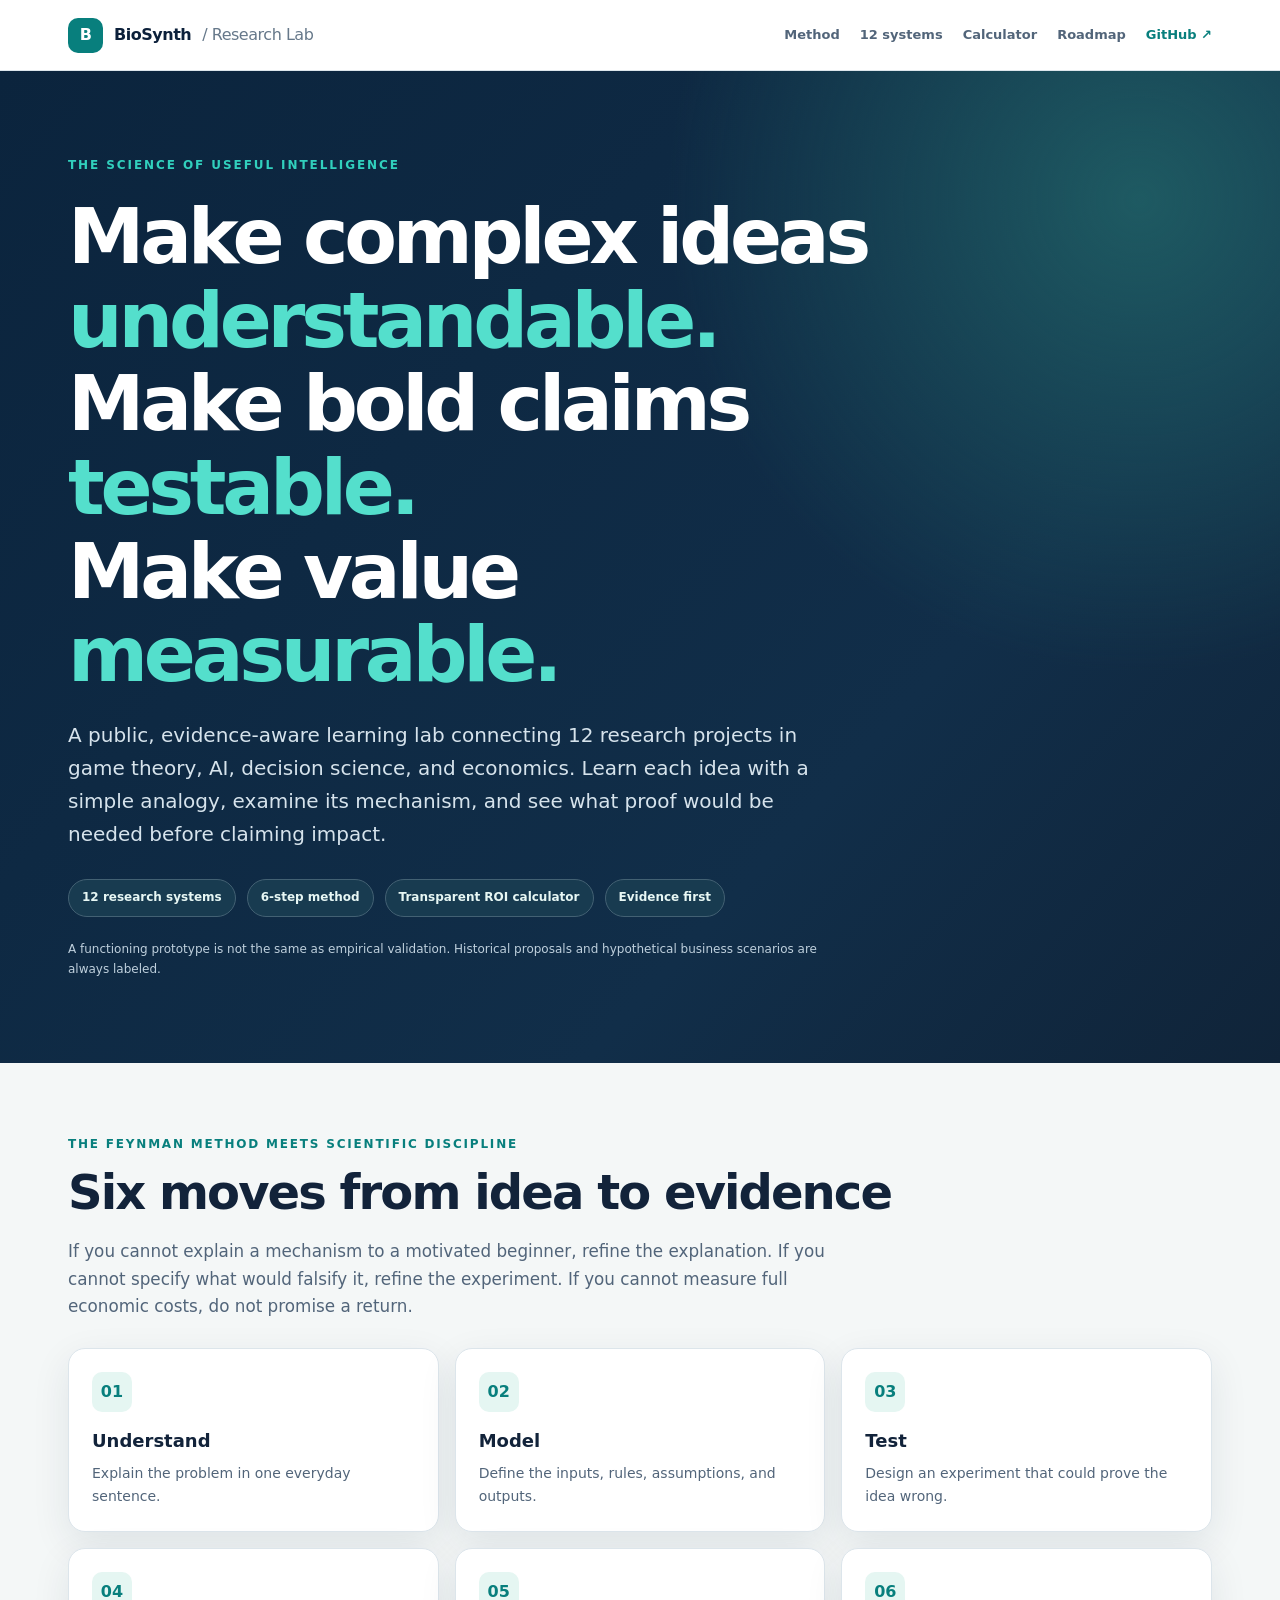
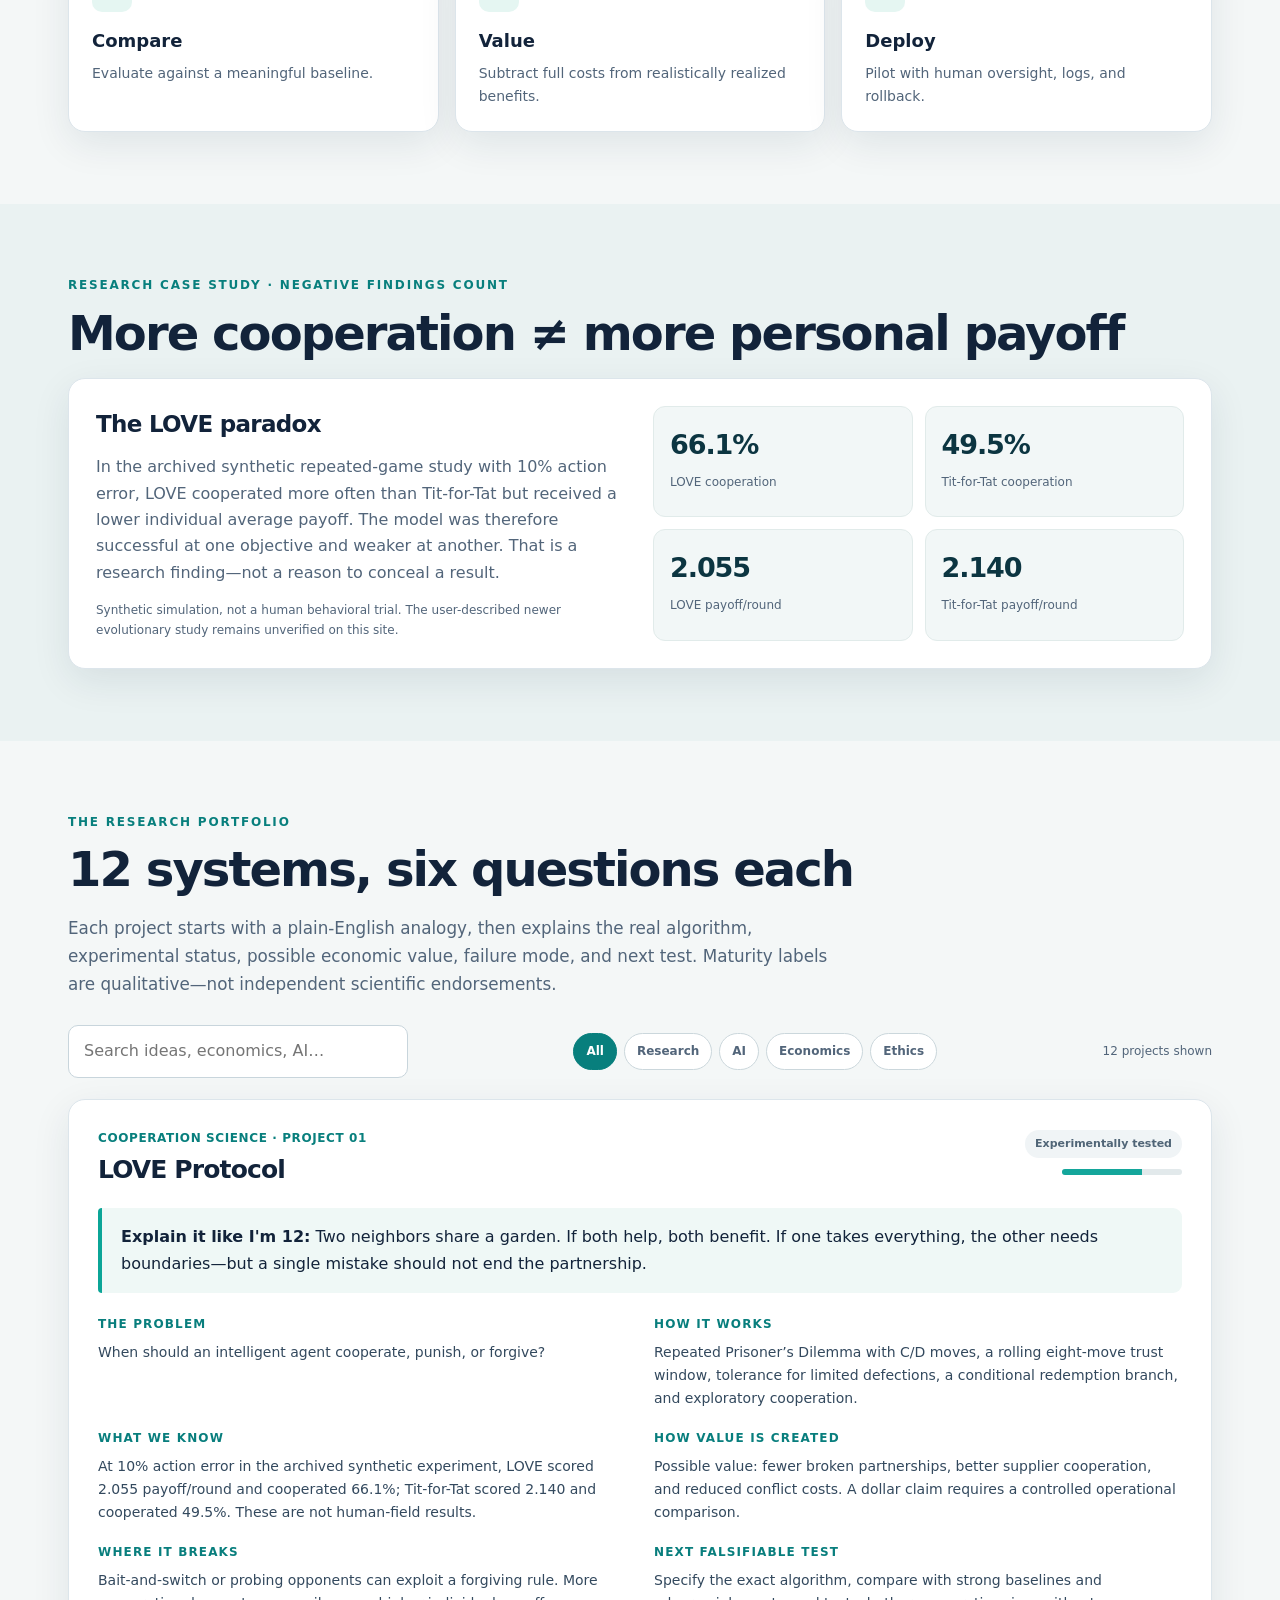
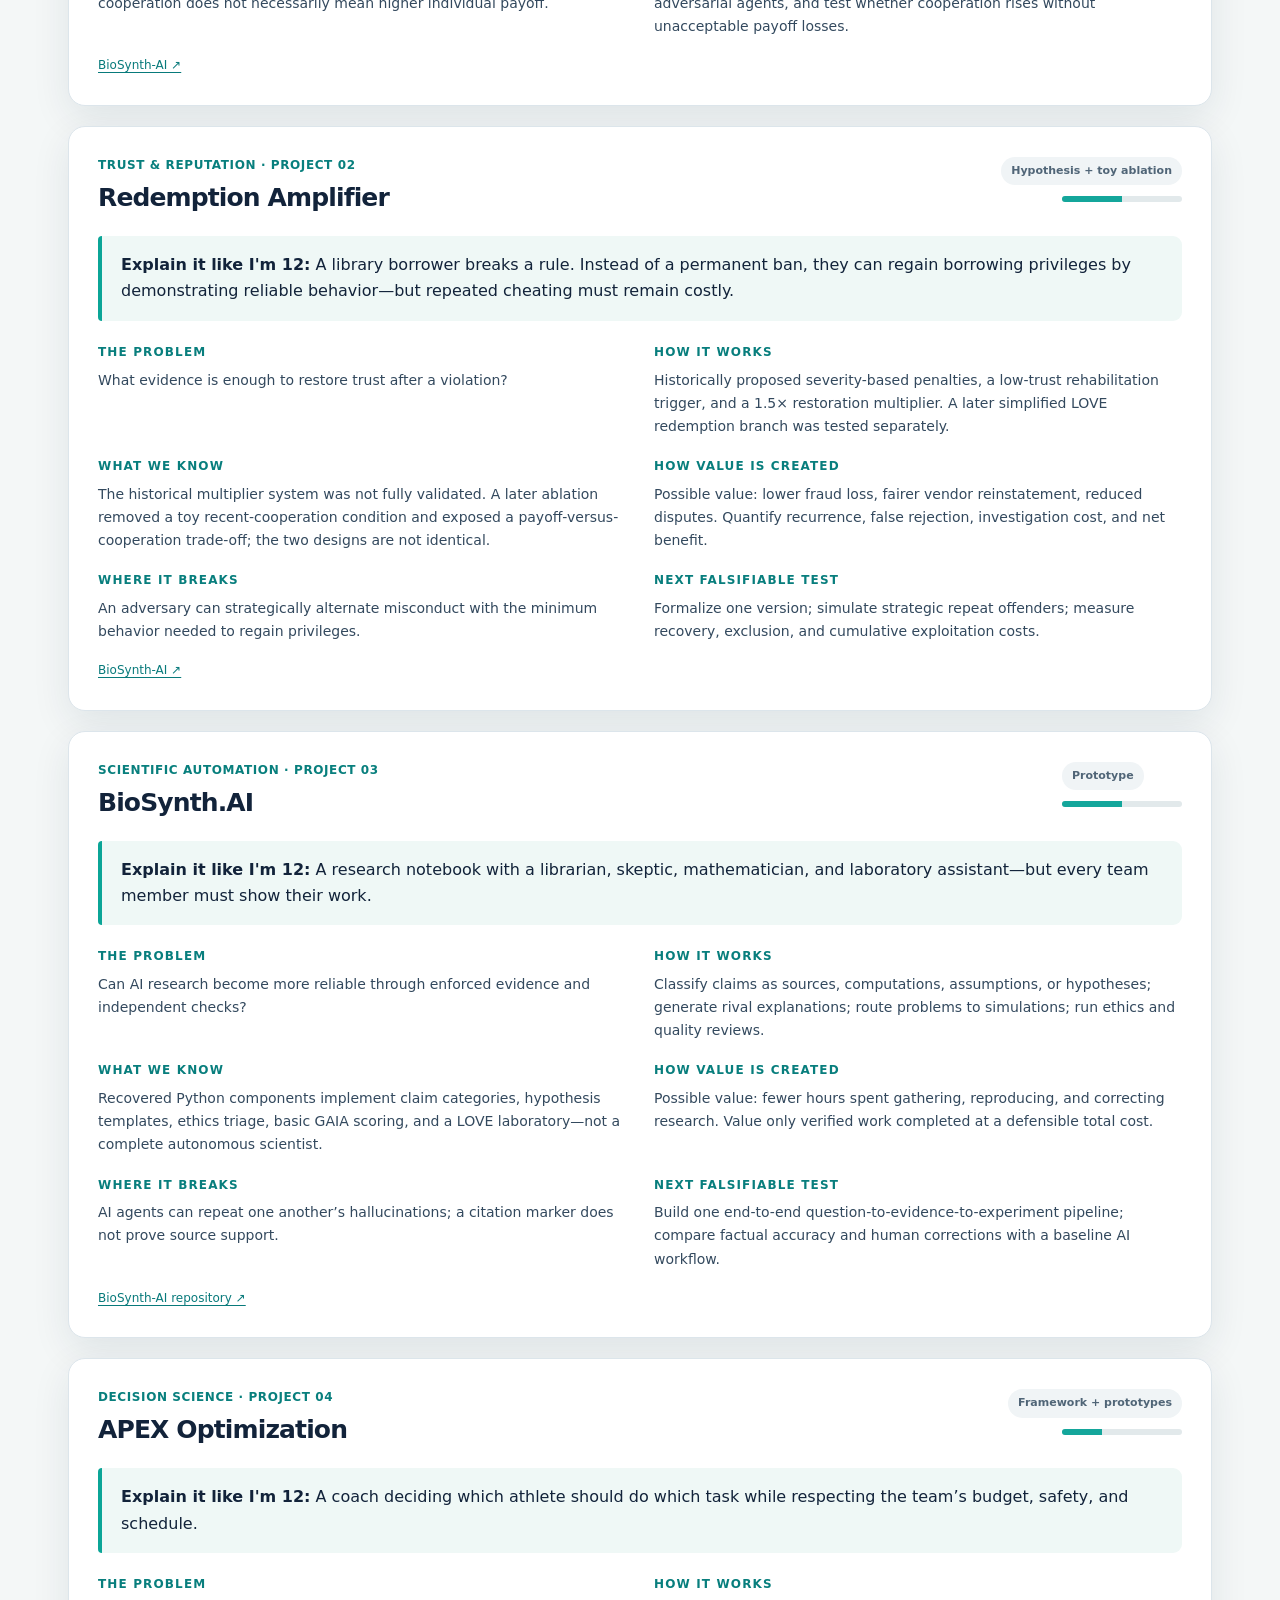
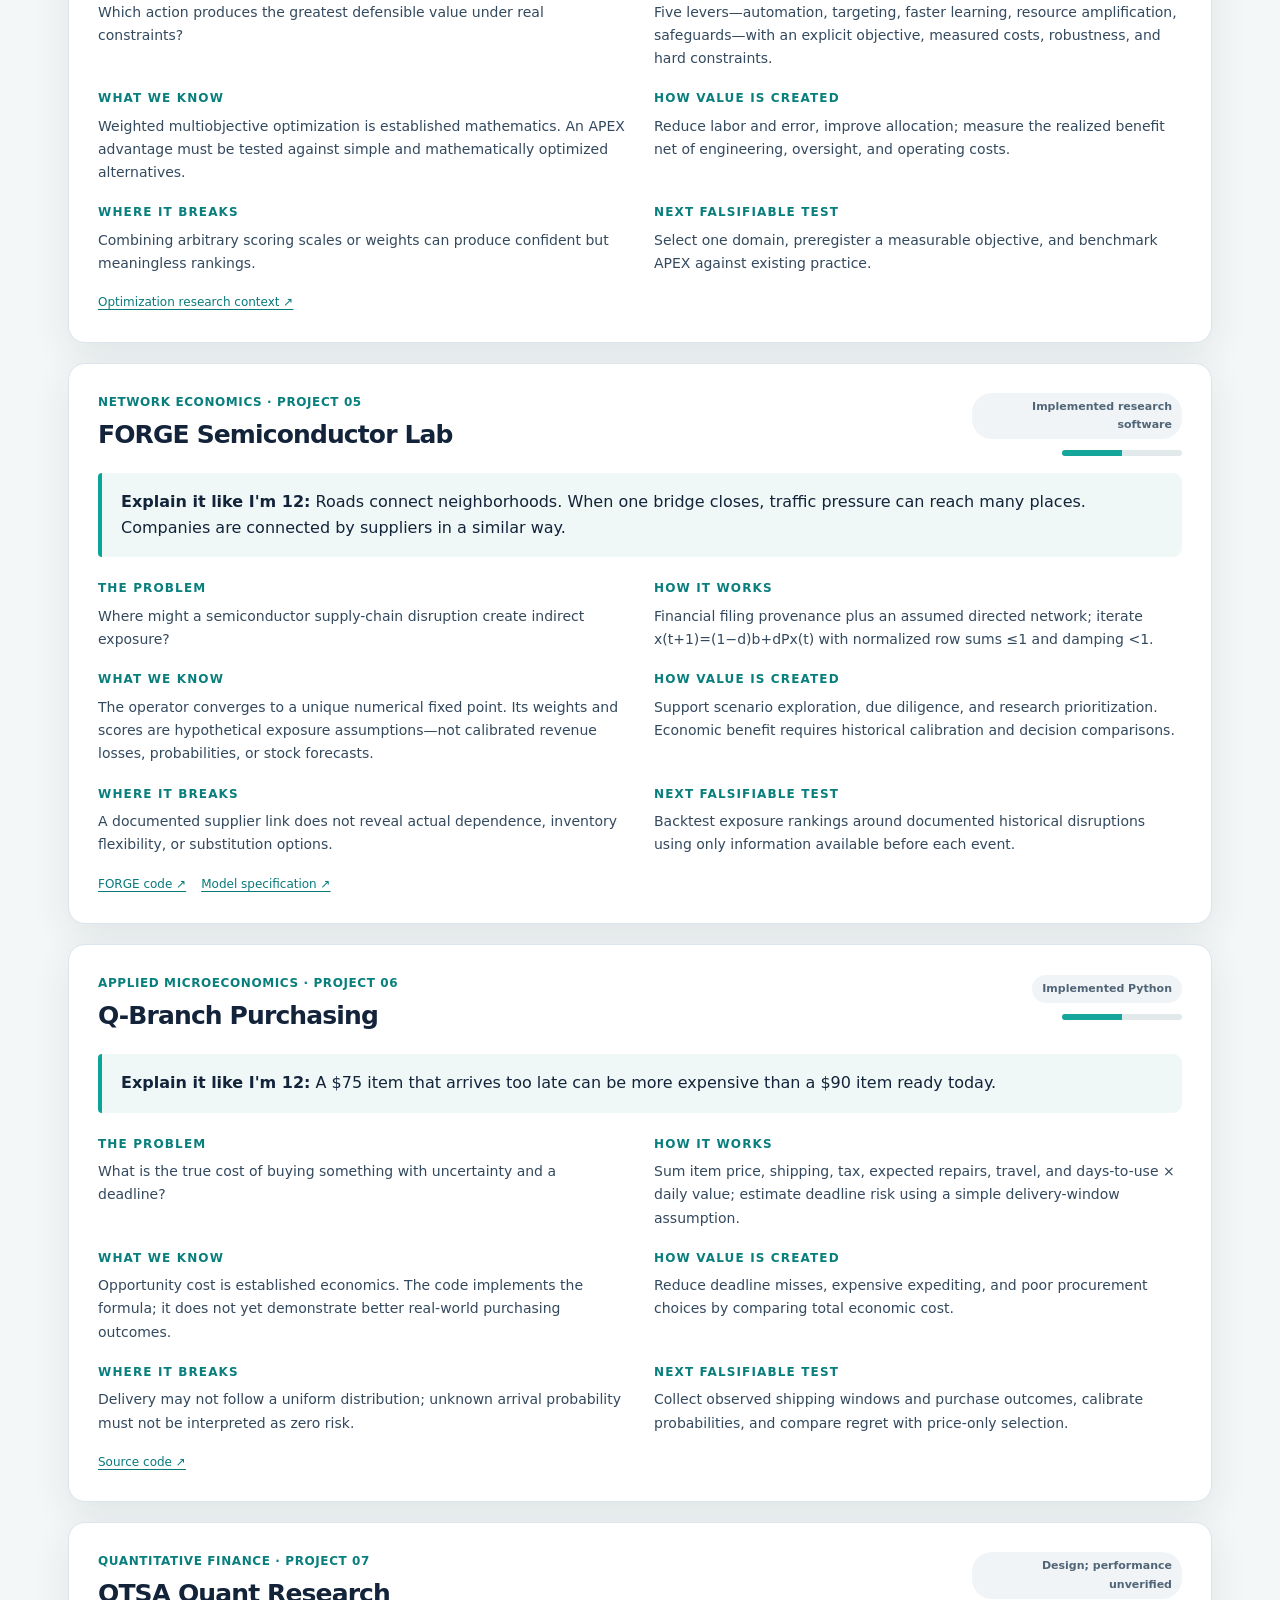
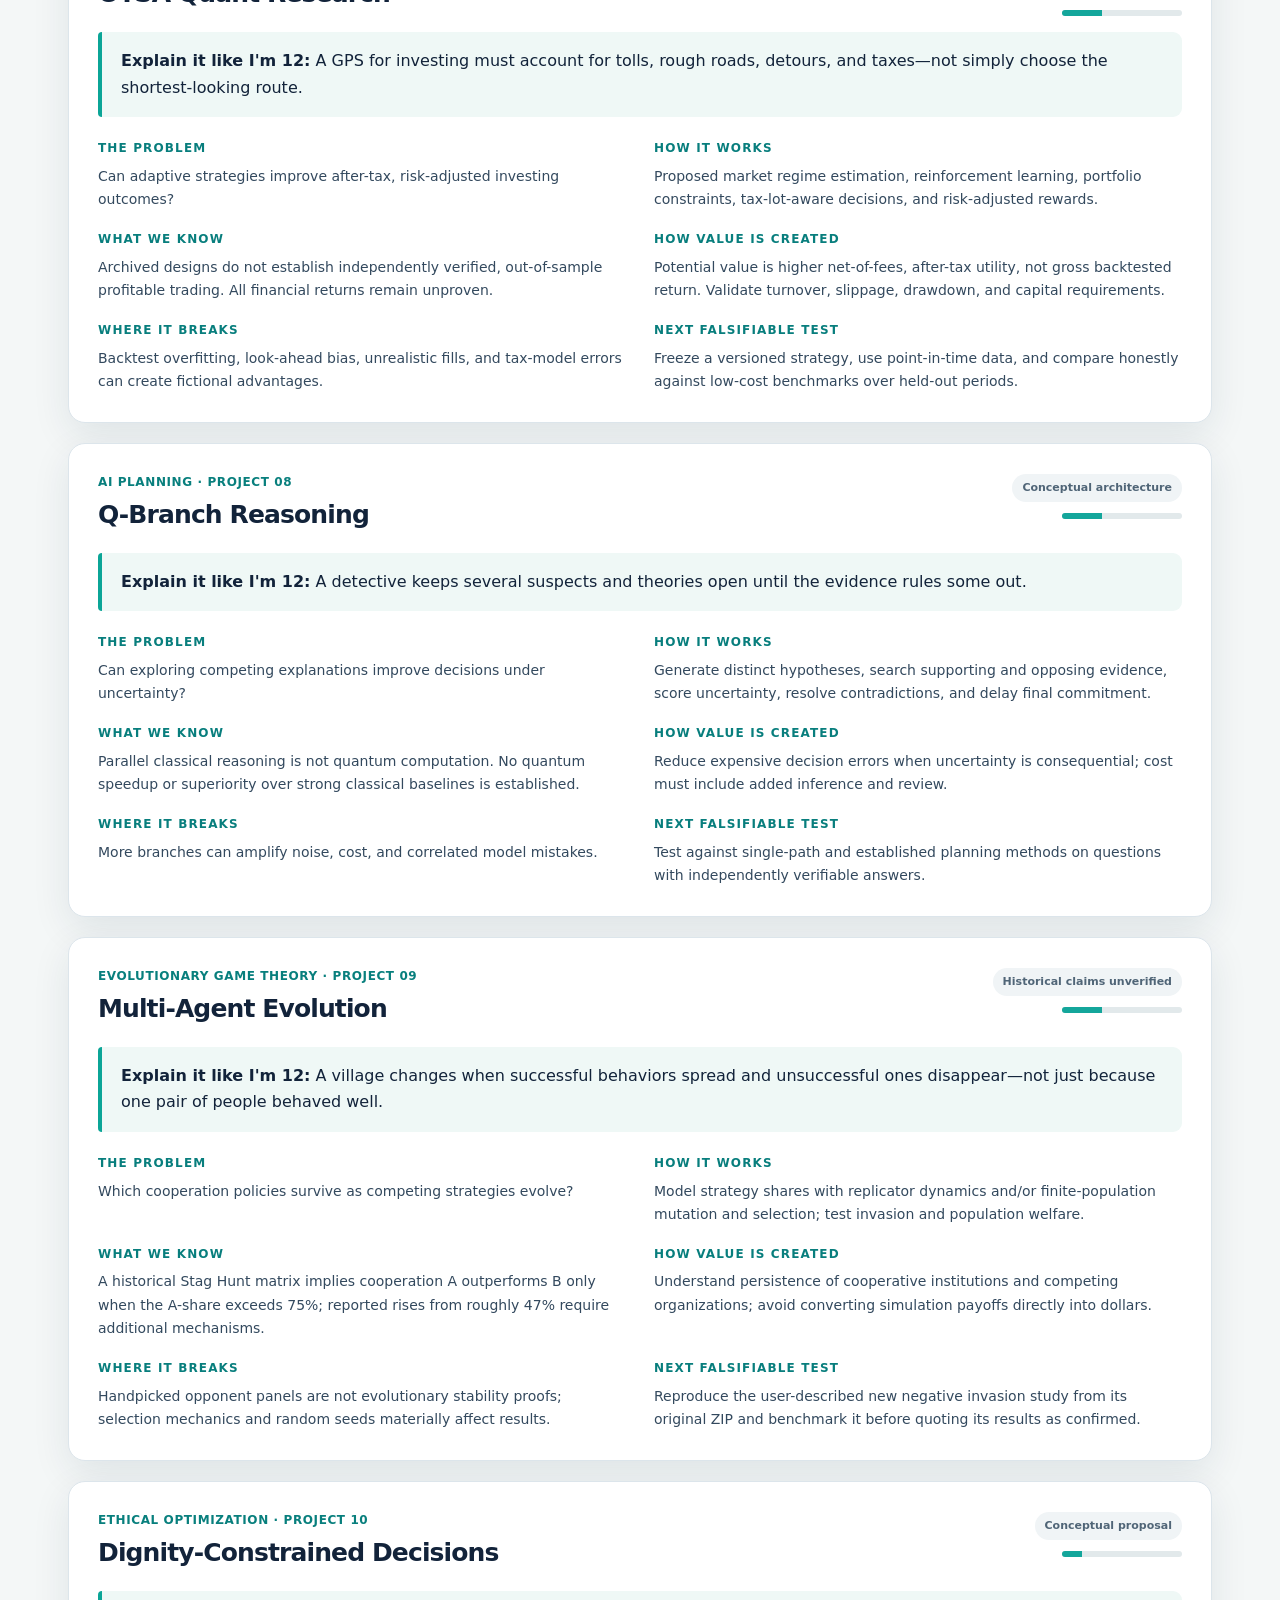
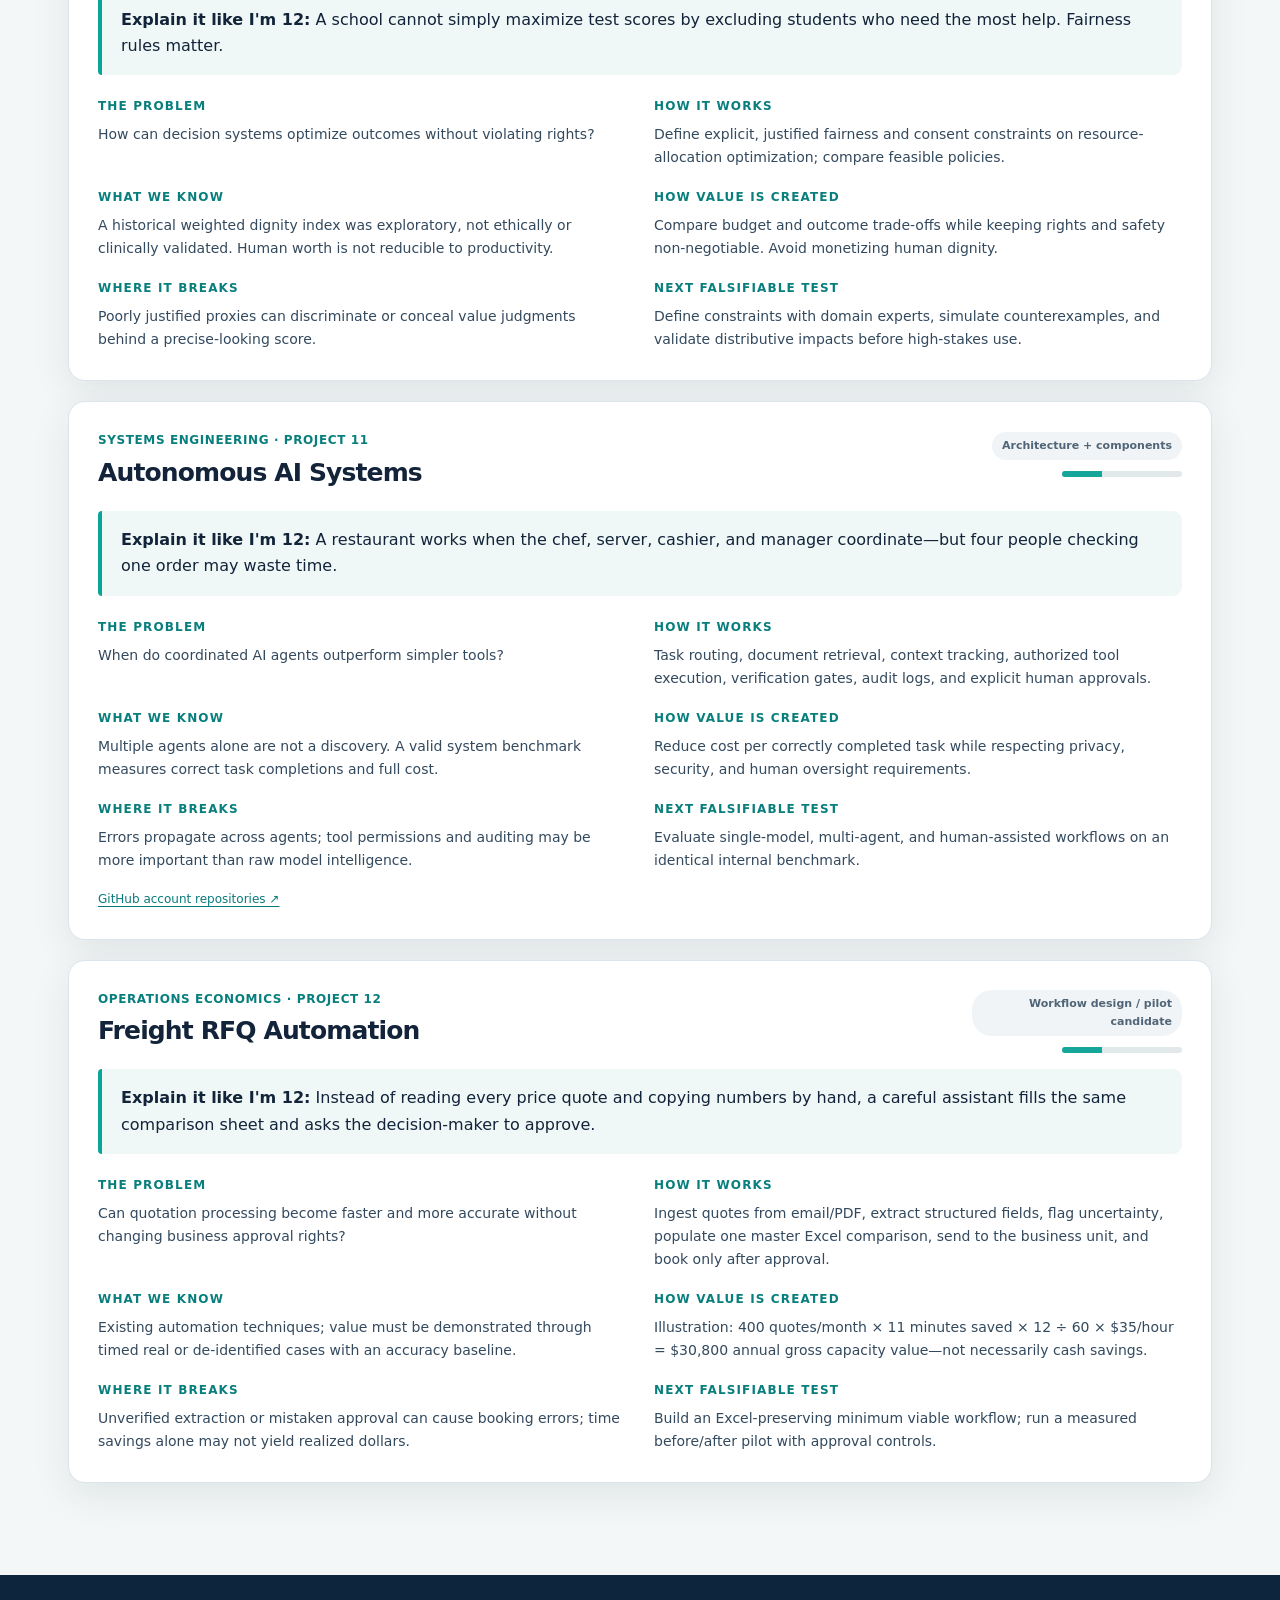
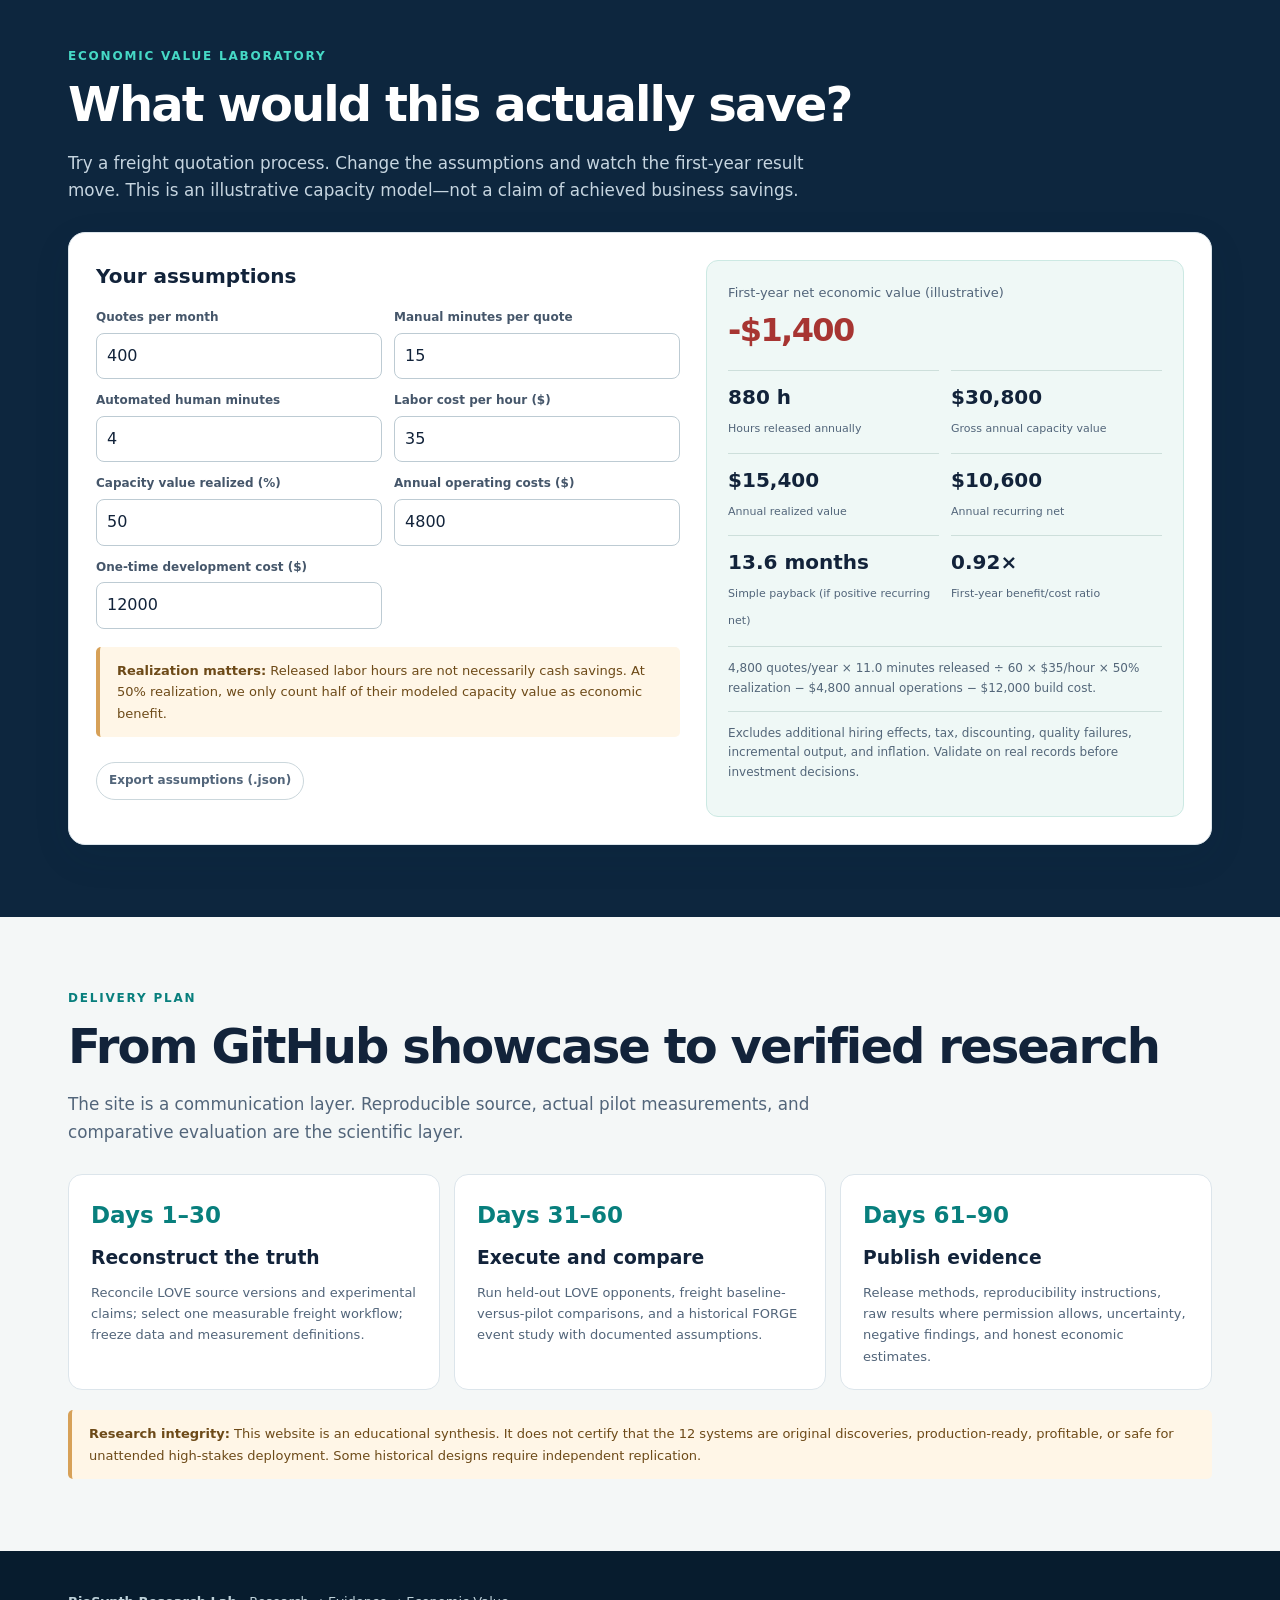
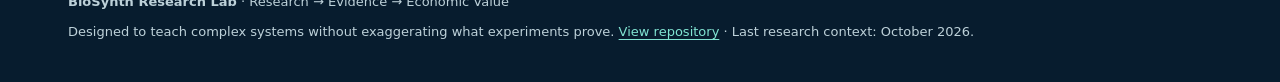
<file: docs/archive/index-2026-10-29.html>
<!doctype html><html lang="en"><head><meta charset="utf-8"><meta name="viewport" content="width=device-width, initial-scale=1"><meta name="theme-color" content="#0b243d"><meta name="description" content="12 research systems explained simply, rigorously, and economically: interactive lessons and transparent ROI calculator."><title>BioSynth Research Lab | Ideas → Evidence → Economic Value</title><style>
:root{--ink:#12233a;--muted:#52657a;--line:#dce5eb;--paper:#fff;--bg:#f4f7f7;--teal:#087f7d;--tealsoft:#e5f6f2;--amber:#e9a74b;--navy:#0c203a;--shadow:0 12px 38px rgba(14,43,64,.09)}*{box-sizing:border-box}html{scroll-behavior:smooth;scroll-padding-top:90px}body{margin:0;background:var(--bg);color:var(--ink);font:16px/1.65 ui-sans-serif,system-ui,-apple-system,Segoe UI,sans-serif}a{color:#087a7b;text-underline-offset:3px}a:hover{color:#044e50}button,input{font:inherit}button{cursor:pointer}.shell{max-width:1200px;margin:0 auto;padding:0 28px}.nav{position:sticky;top:0;z-index:8;background:rgba(255,255,255,.95);border-bottom:1px solid var(--line);backdrop-filter:blur(16px)}.nav-inner{min-height:70px;display:flex;justify-content:space-between;align-items:center;gap:18px}.brand{display:flex;align-items:center;gap:11px;font-weight:850;text-decoration:none;color:var(--navy);letter-spacing:-.03em}.brand-mark{display:inline-grid;place-items:center;width:35px;height:35px;color:#fff;background:var(--teal);border-radius:10px}.links{display:flex;gap:20px;align-items:center;flex-wrap:wrap}.links a{font-size:13px;font-weight:700;text-decoration:none;color:var(--muted)}.links .git{color:var(--teal)}.hero{background:radial-gradient(circle at 89% 13%,#1e5a62 0,transparent 33%),linear-gradient(132deg,#0b243d,#112e49 68%,#102439);color:white;padding:85px 0 72px;overflow:hidden}.eyebrow{text-transform:uppercase;letter-spacing:.16em;font-weight:850;color:#31d0bd;font-size:12px;margin:0 0 19px}.hero h1{font-size:clamp(2.5rem,6vw,4.8rem);max-width:900px;line-height:1.09;letter-spacing:-.055em;margin:0 0 22px}.hero h1 span{color:#54dfcc}.hero .lede{font-size:clamp(1rem,2vw,1.25rem);max-width:750px;color:#d6e3ec;margin:0 0 28px}.pills{display:flex;gap:11px;flex-wrap:wrap}.pill{border:1px solid #436173;background:#183b50;padding:8px 13px;border-radius:50px;font-size:12px;font-weight:750;color:#e7f7f4}.heronote{margin-top:23px;font-size:12px;color:#bfd0dd;max-width:750px}.section{padding:72px 0}.overline{font-weight:850;color:var(--teal);letter-spacing:.15em;font-size:12px;text-transform:uppercase;margin:0 0 10px}.section h2{font-size:clamp(1.9rem,4vw,3rem);line-height:1.16;letter-spacing:-.04em;margin:0 0 17px}.intro{font-size:1.05rem;color:var(--muted);max-width:780px;margin:0 0 27px}.grid{display:grid;grid-template-columns:repeat(3,minmax(0,1fr));gap:16px}.step,.card,.calc,.tablewrap,.callout,.project{background:#fff;border:1px solid var(--line);border-radius:17px;box-shadow:var(--shadow)}.step{padding:23px}.step .num{display:inline-grid;place-items:center;border-radius:10px;background:var(--tealsoft);color:var(--teal);font-weight:850;width:40px;height:40px}.step h3{margin:14px 0 6px;font-size:18px}.step p{color:var(--muted);margin:0;font-size:14px}.section.soft{background:#eaf2f2}.callout{padding:27px;display:grid;grid-template-columns:1fr 1fr;gap:26px}.callout h3{font-size:23px;letter-spacing:-.03em;margin:0 0 10px}.callout p{margin:0;color:var(--muted)}.metric{display:grid;grid-template-columns:repeat(2,1fr);gap:12px}.m{background:#f2f7f7;border:1px solid #e1ebea;border-radius:12px;padding:16px}.m strong{display:block;color:#0c3541;font-size:27px;letter-spacing:-.04em}.m span{font-size:12px;color:var(--muted)}.toolbar{display:flex;align-items:center;gap:12px;justify-content:space-between;margin:26px 0 21px;flex-wrap:wrap}.search{border:1px solid #c8d5dc;border-radius:10px;padding:12px 15px;width:min(340px,100%);background:white}.chips{display:flex;gap:7px;flex-wrap:wrap}.chip{background:#fff;border:1px solid #cbd7dc;color:var(--muted);border-radius:20px;padding:8px 12px;font-size:12px;font-weight:700}.chip.active{background:var(--teal);color:#fff;border-color:var(--teal)}.project{padding:29px;margin:0 0 20px;scroll-margin-top:88px}.project-head{display:flex;justify-content:space-between;gap:15px;align-items:flex-start;margin-bottom:15px}.project h3{font-size:25px;letter-spacing:-.035em;line-height:1.2;margin:0 0 8px}.project .sub{font-size:12px;letter-spacing:.05em;text-transform:uppercase;color:var(--teal);font-weight:800;margin:0 0 7px}.status{display:inline-block;border-radius:20px;background:#f0f4f6;color:#506577;padding:5px 10px;font-size:11px;font-weight:750;max-width:210px;text-align:right}.progress{height:6px;width:120px;background:#e2e9eb;border-radius:9px;overflow:hidden;margin:11px 0 0 auto}.progress i{display:block;height:100%;background:#14a69b}.analogy{background:#eff8f6;border-left:4px solid #0ba597;border-radius:4px 9px 9px 4px;padding:16px 19px;margin:12px 0 22px;font-size:16px}.fields{display:grid;grid-template-columns:1fr 1fr;gap:19px 28px}.field h4{font-size:12px;text-transform:uppercase;letter-spacing:.095em;color:#087e7d;margin:0 0 6px}.field p{margin:0;color:#33495e;font-size:14px}.field.wide{grid-column:1/-1}.source-links{display:flex;gap:15px;flex-wrap:wrap;margin-top:18px;font-size:12px}.section-dark{background:#0d263e;color:white}.section-dark .intro{color:#c6d5e0}.calc{color:var(--ink);padding:27px}.calc-layout{display:grid;grid-template-columns:1.1fr .9fr;gap:26px}.calc h3{margin:0 0 15px;font-size:20px}.inputgrid{display:grid;grid-template-columns:1fr 1fr;gap:12px}.control label{display:block;font-size:12px;font-weight:750;color:#45566a;margin:0 0 5px}.control input{width:100%;border:1px solid #bdcbd3;border-radius:8px;padding:9px 10px;background:#fff;color:var(--ink)}.results{background:#eff8f6;border:1px solid #cce9e3;border-radius:12px;padding:21px}.resultbig{font-size:32px;font-weight:850;letter-spacing:-.05em;margin:0}.value-caption{font-size:13px;color:var(--muted)}.kpis{display:grid;grid-template-columns:1fr 1fr;gap:12px;margin:14px 0}.kpi{border-top:1px solid #cddfdb;padding-top:10px}.kpi strong{display:block;font-size:20px}.kpi span{font-size:11px;color:var(--muted)}.warn{font-size:12px;color:#536679;border-top:1px solid #cddfdb;padding-top:12px}.tablewrap{overflow:auto;padding:6px}table{width:100%;border-collapse:collapse;min-width:620px}td,th{padding:12px 14px;text-align:left;border-bottom:1px solid #e8eef0;font-size:13px}th{background:#f1f6f6;font-size:11px;text-transform:uppercase;letter-spacing:.05em}tr:last-child td{border-bottom:0}.roadmap{display:grid;grid-template-columns:repeat(3,1fr);gap:14px}.road{background:#fff;border:1px solid var(--line);border-radius:14px;padding:22px}.road strong{font-size:23px;color:var(--teal)}.road h3{margin:8px 0}.road p{color:var(--muted);font-size:13px;margin:0}.footer{padding:40px 0;background:#071c2e;color:#bdd1d9;font-size:13px}.footer a{color:#81e4d2}.notice{background:#fff6e7;border-left:4px solid #d7a158;padding:13px 17px;color:#6d4a18;border-radius:5px;margin-top:18px;font-size:13px}.hidden{display:none!important}.results-negative{color:#a73532}.results-positive{color:#087f64}.cta{display:inline-block;padding:12px 17px;background:#fff;color:#0d4454;border-radius:9px;font-weight:800;text-decoration:none}.cta:hover{color:#0d4454;background:#e6f2ef}@media(max-width:900px){.grid{grid-template-columns:repeat(2,minmax(0,1fr))}.callout,.calc-layout{grid-template-columns:1fr}}@media(max-width:650px){.shell{padding:0 16px}.hero{padding:62px 0}.section{padding:49px 0}.grid,.fields,.roadmap,.inputgrid{grid-template-columns:1fr}.field.wide{grid-column:auto}.project{padding:20px}.project-head{display:block}.progress{margin:8px 0}.links{gap:8px}.links a{font-size:11px}.project h3{font-size:23px}}@media print{.nav,.toolbar,.cta{display:none!important}.hero{background:#12243a!important;-webkit-print-color-adjust:exact;print-color-adjust:exact}.section{padding:24px 0}.project{break-inside:avoid}.hidden{display:block!important}body{background:#fff}}
</style></head><body>
<header class="nav"><div class="shell nav-inner"><a class="brand" href="#top"><span class="brand-mark">B</span> BioSynth <span style="font-weight:500;color:#66788a">/ Research Lab</span></a><nav class="links" aria-label="Page sections"><a href="#method">Method</a><a href="#projects">12 systems</a><a href="#economics">Calculator</a><a href="#roadmap">Roadmap</a><a class="git" href="https://github.com/JJDagz/BioSynth-AI">GitHub ↗</a></nav></div></header>
<main id="top"><section class="hero"><div class="shell"><p class="eyebrow">The science of useful intelligence</p><h1>Make complex ideas <span>understandable.</span><br>Make bold claims <span>testable.</span><br>Make value <span>measurable.</span></h1><p class="lede">A public, evidence-aware learning lab connecting 12 research projects in game theory, AI, decision science, and economics. Learn each idea with a simple analogy, examine its mechanism, and see what proof would be needed before claiming impact.</p><div class="pills"><span class="pill">12 research systems</span><span class="pill">6-step method</span><span class="pill">Transparent ROI calculator</span><span class="pill">Evidence first</span></div><p class="heronote">A functioning prototype is not the same as empirical validation. Historical proposals and hypothetical business scenarios are always labeled.</p></div></section>
<section class="section" id="method"><div class="shell"><p class="overline">The Feynman method meets scientific discipline</p><h2>Six moves from idea to evidence</h2><p class="intro">If you cannot explain a mechanism to a motivated beginner, refine the explanation. If you cannot specify what would falsify it, refine the experiment. If you cannot measure full economic costs, do not promise a return.</p><div class="grid"><div class="step"><span class="num">01</span><h3>Understand</h3><p>Explain the problem in one everyday sentence.</p></div><div class="step"><span class="num">02</span><h3>Model</h3><p>Define the inputs, rules, assumptions, and outputs.</p></div><div class="step"><span class="num">03</span><h3>Test</h3><p>Design an experiment that could prove the idea wrong.</p></div><div class="step"><span class="num">04</span><h3>Compare</h3><p>Evaluate against a meaningful baseline.</p></div><div class="step"><span class="num">05</span><h3>Value</h3><p>Subtract full costs from realistically realized benefits.</p></div><div class="step"><span class="num">06</span><h3>Deploy</h3><p>Pilot with human oversight, logs, and rollback.</p></div></div></div></section>
<section class="section soft" id="case"><div class="shell"><p class="overline">Research case study · Negative findings count</p><h2>More cooperation ≠ more personal payoff</h2><div class="callout"><div><h3>The LOVE paradox</h3><p>In the archived synthetic repeated-game study with 10% action error, LOVE cooperated more often than Tit-for-Tat but received a lower individual average payoff. The model was therefore successful at one objective and weaker at another. That is a research finding—not a reason to conceal a result.</p><p style="margin-top:15px;font-size:12px">Synthetic simulation, not a human behavioral trial. The user-described newer evolutionary study remains unverified on this site.</p></div><div class="metric"><div class="m"><strong>66.1%</strong><span>LOVE cooperation</span></div><div class="m"><strong>49.5%</strong><span>Tit-for-Tat cooperation</span></div><div class="m"><strong>2.055</strong><span>LOVE payoff/round</span></div><div class="m"><strong>2.140</strong><span>Tit-for-Tat payoff/round</span></div></div></div></div></section>
<section class="section" id="projects"><div class="shell"><p class="overline">The research portfolio</p><h2>12 systems, six questions each</h2><p class="intro">Each project starts with a plain-English analogy, then explains the real algorithm, experimental status, possible economic value, failure mode, and next test. Maturity labels are qualitative—not independent scientific endorsements.</p><div class="toolbar"><input class="search" id="search" type="search" placeholder="Search ideas, economics, AI…" aria-label="Search research projects"><div class="chips" aria-label="Filter project types"><button class="chip active" data-category="All">All</button><button class="chip" data-category="Research">Research</button><button class="chip" data-category="AI">AI</button><button class="chip" data-category="Economics">Economics</button><button class="chip" data-category="Ethics">Ethics</button></div><span id="count" style="color:var(--muted);font-size:12px">12 projects shown</span></div><article class="project" id="love" data-tag="Research"><div class="project-head"><div><p class="sub">Cooperation science · Project 01</p><h3>LOVE Protocol</h3></div><div><span class="status">Experimentally tested</span><div class="progress" aria-label="Research maturity 4 out of 6"><i style="width:66.7%"></i></div></div></div><div class="analogy"><strong>Explain it like I'm 12:</strong> Two neighbors share a garden. If both help, both benefit. If one takes everything, the other needs boundaries—but a single mistake should not end the partnership.</div><div class="fields"><div class="field"><h4>The problem</h4><p>When should an intelligent agent cooperate, punish, or forgive?</p></div><div class="field"><h4>How it works</h4><p>Repeated Prisoner’s Dilemma with C/D moves, a rolling eight-move trust window, tolerance for limited defections, a conditional redemption branch, and exploratory cooperation.</p></div><div class="field"><h4>What we know</h4><p>At 10% action error in the archived synthetic experiment, LOVE scored 2.055 payoff/round and cooperated 66.1%; Tit-for-Tat scored 2.140 and cooperated 49.5%. These are not human-field results.</p></div><div class="field"><h4>How value is created</h4><p>Possible value: fewer broken partnerships, better supplier cooperation, and reduced conflict costs. A dollar claim requires a controlled operational comparison.</p></div><div class="field"><h4>Where it breaks</h4><p>Bait-and-switch or probing opponents can exploit a forgiving rule. More cooperation does not necessarily mean higher individual payoff.</p></div><div class="field"><h4>Next falsifiable test</h4><p>Specify the exact algorithm, compare with strong baselines and adversarial agents, and test whether cooperation rises without unacceptable payoff losses.</p></div></div><div class="source-links"><a href="https://github.com/JJDagz/BioSynth-AI" target="_blank" rel="noopener noreferrer">BioSynth-AI ↗</a></div></article>
<article class="project" id="redemption" data-tag="Research"><div class="project-head"><div><p class="sub">Trust &amp; reputation · Project 02</p><h3>Redemption Amplifier</h3></div><div><span class="status">Hypothesis + toy ablation</span><div class="progress" aria-label="Research maturity 3 out of 6"><i style="width:50.0%"></i></div></div></div><div class="analogy"><strong>Explain it like I'm 12:</strong> A library borrower breaks a rule. Instead of a permanent ban, they can regain borrowing privileges by demonstrating reliable behavior—but repeated cheating must remain costly.</div><div class="fields"><div class="field"><h4>The problem</h4><p>What evidence is enough to restore trust after a violation?</p></div><div class="field"><h4>How it works</h4><p>Historically proposed severity-based penalties, a low-trust rehabilitation trigger, and a 1.5× restoration multiplier. A later simplified LOVE redemption branch was tested separately.</p></div><div class="field"><h4>What we know</h4><p>The historical multiplier system was not fully validated. A later ablation removed a toy recent-cooperation condition and exposed a payoff-versus-cooperation trade-off; the two designs are not identical.</p></div><div class="field"><h4>How value is created</h4><p>Possible value: lower fraud loss, fairer vendor reinstatement, reduced disputes. Quantify recurrence, false rejection, investigation cost, and net benefit.</p></div><div class="field"><h4>Where it breaks</h4><p>An adversary can strategically alternate misconduct with the minimum behavior needed to regain privileges.</p></div><div class="field"><h4>Next falsifiable test</h4><p>Formalize one version; simulate strategic repeat offenders; measure recovery, exclusion, and cumulative exploitation costs.</p></div></div><div class="source-links"><a href="https://github.com/JJDagz/BioSynth-AI" target="_blank" rel="noopener noreferrer">BioSynth-AI ↗</a></div></article>
<article class="project" id="biosynth" data-tag="AI"><div class="project-head"><div><p class="sub">Scientific automation · Project 03</p><h3>BioSynth.AI</h3></div><div><span class="status">Prototype</span><div class="progress" aria-label="Research maturity 3 out of 6"><i style="width:50.0%"></i></div></div></div><div class="analogy"><strong>Explain it like I'm 12:</strong> A research notebook with a librarian, skeptic, mathematician, and laboratory assistant—but every team member must show their work.</div><div class="fields"><div class="field"><h4>The problem</h4><p>Can AI research become more reliable through enforced evidence and independent checks?</p></div><div class="field"><h4>How it works</h4><p>Classify claims as sources, computations, assumptions, or hypotheses; generate rival explanations; route problems to simulations; run ethics and quality reviews.</p></div><div class="field"><h4>What we know</h4><p>Recovered Python components implement claim categories, hypothesis templates, ethics triage, basic GAIA scoring, and a LOVE laboratory—not a complete autonomous scientist.</p></div><div class="field"><h4>How value is created</h4><p>Possible value: fewer hours spent gathering, reproducing, and correcting research. Value only verified work completed at a defensible total cost.</p></div><div class="field"><h4>Where it breaks</h4><p>AI agents can repeat one another’s hallucinations; a citation marker does not prove source support.</p></div><div class="field"><h4>Next falsifiable test</h4><p>Build one end-to-end question-to-evidence-to-experiment pipeline; compare factual accuracy and human corrections with a baseline AI workflow.</p></div></div><div class="source-links"><a href="https://github.com/JJDagz/BioSynth-AI" target="_blank" rel="noopener noreferrer">BioSynth-AI repository ↗</a></div></article>
<article class="project" id="apex" data-tag="AI"><div class="project-head"><div><p class="sub">Decision science · Project 04</p><h3>APEX Optimization</h3></div><div><span class="status">Framework + prototypes</span><div class="progress" aria-label="Research maturity 2 out of 6"><i style="width:33.3%"></i></div></div></div><div class="analogy"><strong>Explain it like I'm 12:</strong> A coach deciding which athlete should do which task while respecting the team’s budget, safety, and schedule.</div><div class="fields"><div class="field"><h4>The problem</h4><p>Which action produces the greatest defensible value under real constraints?</p></div><div class="field"><h4>How it works</h4><p>Five levers—automation, targeting, faster learning, resource amplification, safeguards—with an explicit objective, measured costs, robustness, and hard constraints.</p></div><div class="field"><h4>What we know</h4><p>Weighted multiobjective optimization is established mathematics. An APEX advantage must be tested against simple and mathematically optimized alternatives.</p></div><div class="field"><h4>How value is created</h4><p>Reduce labor and error, improve allocation; measure the realized benefit net of engineering, oversight, and operating costs.</p></div><div class="field"><h4>Where it breaks</h4><p>Combining arbitrary scoring scales or weights can produce confident but meaningless rankings.</p></div><div class="field"><h4>Next falsifiable test</h4><p>Select one domain, preregister a measurable objective, and benchmark APEX against existing practice.</p></div></div><div class="source-links"><a href="https://github.com/JJDagz/BioSynth-AI" target="_blank" rel="noopener noreferrer">Optimization research context ↗</a></div></article>
<article class="project" id="forge" data-tag="Economics"><div class="project-head"><div><p class="sub">Network economics · Project 05</p><h3>FORGE Semiconductor Lab</h3></div><div><span class="status">Implemented research software</span><div class="progress" aria-label="Research maturity 3 out of 6"><i style="width:50.0%"></i></div></div></div><div class="analogy"><strong>Explain it like I'm 12:</strong> Roads connect neighborhoods. When one bridge closes, traffic pressure can reach many places. Companies are connected by suppliers in a similar way.</div><div class="fields"><div class="field"><h4>The problem</h4><p>Where might a semiconductor supply-chain disruption create indirect exposure?</p></div><div class="field"><h4>How it works</h4><p>Financial filing provenance plus an assumed directed network; iterate x(t+1)=(1−d)b+dPx(t) with normalized row sums ≤1 and damping &lt;1.</p></div><div class="field"><h4>What we know</h4><p>The operator converges to a unique numerical fixed point. Its weights and scores are hypothetical exposure assumptions—not calibrated revenue losses, probabilities, or stock forecasts.</p></div><div class="field"><h4>How value is created</h4><p>Support scenario exploration, due diligence, and research prioritization. Economic benefit requires historical calibration and decision comparisons.</p></div><div class="field"><h4>Where it breaks</h4><p>A documented supplier link does not reveal actual dependence, inventory flexibility, or substitution options.</p></div><div class="field"><h4>Next falsifiable test</h4><p>Backtest exposure rankings around documented historical disruptions using only information available before each event.</p></div></div><div class="source-links"><a href="https://github.com/JJDagz/forge-semiconductor-risk-lab" target="_blank" rel="noopener noreferrer">FORGE code ↗</a><a href="https://github.com/JJDagz/forge-semiconductor-risk-lab/blob/main/docs/MODEL.md" target="_blank" rel="noopener noreferrer">Model specification ↗</a></div></article>
<article class="project" id="qbuy" data-tag="Economics"><div class="project-head"><div><p class="sub">Applied microeconomics · Project 06</p><h3>Q-Branch Purchasing</h3></div><div><span class="status">Implemented Python</span><div class="progress" aria-label="Research maturity 3 out of 6"><i style="width:50.0%"></i></div></div></div><div class="analogy"><strong>Explain it like I'm 12:</strong> A $75 item that arrives too late can be more expensive than a $90 item ready today.</div><div class="fields"><div class="field"><h4>The problem</h4><p>What is the true cost of buying something with uncertainty and a deadline?</p></div><div class="field"><h4>How it works</h4><p>Sum item price, shipping, tax, expected repairs, travel, and days-to-use × daily value; estimate deadline risk using a simple delivery-window assumption.</p></div><div class="field"><h4>What we know</h4><p>Opportunity cost is established economics. The code implements the formula; it does not yet demonstrate better real-world purchasing outcomes.</p></div><div class="field"><h4>How value is created</h4><p>Reduce deadline misses, expensive expediting, and poor procurement choices by comparing total economic cost.</p></div><div class="field"><h4>Where it breaks</h4><p>Delivery may not follow a uniform distribution; unknown arrival probability must not be interpreted as zero risk.</p></div><div class="field"><h4>Next falsifiable test</h4><p>Collect observed shipping windows and purchase outcomes, calibrate probabilities, and compare regret with price-only selection.</p></div></div><div class="source-links"><a href="https://github.com/JJDagz/Q-Branch/blob/main/src/qbranch/engine.py" target="_blank" rel="noopener noreferrer">Source code ↗</a></div></article>
<article class="project" id="otsa" data-tag="Economics"><div class="project-head"><div><p class="sub">Quantitative finance · Project 07</p><h3>OTSA Quant Research</h3></div><div><span class="status">Design; performance unverified</span><div class="progress" aria-label="Research maturity 2 out of 6"><i style="width:33.3%"></i></div></div></div><div class="analogy"><strong>Explain it like I'm 12:</strong> A GPS for investing must account for tolls, rough roads, detours, and taxes—not simply choose the shortest-looking route.</div><div class="fields"><div class="field"><h4>The problem</h4><p>Can adaptive strategies improve after-tax, risk-adjusted investing outcomes?</p></div><div class="field"><h4>How it works</h4><p>Proposed market regime estimation, reinforcement learning, portfolio constraints, tax-lot-aware decisions, and risk-adjusted rewards.</p></div><div class="field"><h4>What we know</h4><p>Archived designs do not establish independently verified, out-of-sample profitable trading. All financial returns remain unproven.</p></div><div class="field"><h4>How value is created</h4><p>Potential value is higher net-of-fees, after-tax utility, not gross backtested return. Validate turnover, slippage, drawdown, and capital requirements.</p></div><div class="field"><h4>Where it breaks</h4><p>Backtest overfitting, look-ahead bias, unrealistic fills, and tax-model errors can create fictional advantages.</p></div><div class="field"><h4>Next falsifiable test</h4><p>Freeze a versioned strategy, use point-in-time data, and compare honestly against low-cost benchmarks over held-out periods.</p></div></div></article>
<article class="project" id="qreason" data-tag="AI"><div class="project-head"><div><p class="sub">AI planning · Project 08</p><h3>Q-Branch Reasoning</h3></div><div><span class="status">Conceptual architecture</span><div class="progress" aria-label="Research maturity 2 out of 6"><i style="width:33.3%"></i></div></div></div><div class="analogy"><strong>Explain it like I'm 12:</strong> A detective keeps several suspects and theories open until the evidence rules some out.</div><div class="fields"><div class="field"><h4>The problem</h4><p>Can exploring competing explanations improve decisions under uncertainty?</p></div><div class="field"><h4>How it works</h4><p>Generate distinct hypotheses, search supporting and opposing evidence, score uncertainty, resolve contradictions, and delay final commitment.</p></div><div class="field"><h4>What we know</h4><p>Parallel classical reasoning is not quantum computation. No quantum speedup or superiority over strong classical baselines is established.</p></div><div class="field"><h4>How value is created</h4><p>Reduce expensive decision errors when uncertainty is consequential; cost must include added inference and review.</p></div><div class="field"><h4>Where it breaks</h4><p>More branches can amplify noise, cost, and correlated model mistakes.</p></div><div class="field"><h4>Next falsifiable test</h4><p>Test against single-path and established planning methods on questions with independently verifiable answers.</p></div></div></article>
<article class="project" id="evolution" data-tag="Research"><div class="project-head"><div><p class="sub">Evolutionary game theory · Project 09</p><h3>Multi-Agent Evolution</h3></div><div><span class="status">Historical claims unverified</span><div class="progress" aria-label="Research maturity 2 out of 6"><i style="width:33.3%"></i></div></div></div><div class="analogy"><strong>Explain it like I'm 12:</strong> A village changes when successful behaviors spread and unsuccessful ones disappear—not just because one pair of people behaved well.</div><div class="fields"><div class="field"><h4>The problem</h4><p>Which cooperation policies survive as competing strategies evolve?</p></div><div class="field"><h4>How it works</h4><p>Model strategy shares with replicator dynamics and/or finite-population mutation and selection; test invasion and population welfare.</p></div><div class="field"><h4>What we know</h4><p>A historical Stag Hunt matrix implies cooperation A outperforms B only when the A-share exceeds 75%; reported rises from roughly 47% require additional mechanisms.</p></div><div class="field"><h4>How value is created</h4><p>Understand persistence of cooperative institutions and competing organizations; avoid converting simulation payoffs directly into dollars.</p></div><div class="field"><h4>Where it breaks</h4><p>Handpicked opponent panels are not evolutionary stability proofs; selection mechanics and random seeds materially affect results.</p></div><div class="field"><h4>Next falsifiable test</h4><p>Reproduce the user-described new negative invasion study from its original ZIP and benchmark it before quoting its results as confirmed.</p></div></div></article>
<article class="project" id="dignity" data-tag="Ethics"><div class="project-head"><div><p class="sub">Ethical optimization · Project 10</p><h3>Dignity-Constrained Decisions</h3></div><div><span class="status">Conceptual proposal</span><div class="progress" aria-label="Research maturity 1 out of 6"><i style="width:16.7%"></i></div></div></div><div class="analogy"><strong>Explain it like I'm 12:</strong> A school cannot simply maximize test scores by excluding students who need the most help. Fairness rules matter.</div><div class="fields"><div class="field"><h4>The problem</h4><p>How can decision systems optimize outcomes without violating rights?</p></div><div class="field"><h4>How it works</h4><p>Define explicit, justified fairness and consent constraints on resource-allocation optimization; compare feasible policies.</p></div><div class="field"><h4>What we know</h4><p>A historical weighted dignity index was exploratory, not ethically or clinically validated. Human worth is not reducible to productivity.</p></div><div class="field"><h4>How value is created</h4><p>Compare budget and outcome trade-offs while keeping rights and safety non-negotiable. Avoid monetizing human dignity.</p></div><div class="field"><h4>Where it breaks</h4><p>Poorly justified proxies can discriminate or conceal value judgments behind a precise-looking score.</p></div><div class="field"><h4>Next falsifiable test</h4><p>Define constraints with domain experts, simulate counterexamples, and validate distributive impacts before high-stakes use.</p></div></div></article>
<article class="project" id="agents" data-tag="AI"><div class="project-head"><div><p class="sub">Systems engineering · Project 11</p><h3>Autonomous AI Systems</h3></div><div><span class="status">Architecture + components</span><div class="progress" aria-label="Research maturity 2 out of 6"><i style="width:33.3%"></i></div></div></div><div class="analogy"><strong>Explain it like I'm 12:</strong> A restaurant works when the chef, server, cashier, and manager coordinate—but four people checking one order may waste time.</div><div class="fields"><div class="field"><h4>The problem</h4><p>When do coordinated AI agents outperform simpler tools?</p></div><div class="field"><h4>How it works</h4><p>Task routing, document retrieval, context tracking, authorized tool execution, verification gates, audit logs, and explicit human approvals.</p></div><div class="field"><h4>What we know</h4><p>Multiple agents alone are not a discovery. A valid system benchmark measures correct task completions and full cost.</p></div><div class="field"><h4>How value is created</h4><p>Reduce cost per correctly completed task while respecting privacy, security, and human oversight requirements.</p></div><div class="field"><h4>Where it breaks</h4><p>Errors propagate across agents; tool permissions and auditing may be more important than raw model intelligence.</p></div><div class="field"><h4>Next falsifiable test</h4><p>Evaluate single-model, multi-agent, and human-assisted workflows on an identical internal benchmark.</p></div></div><div class="source-links"><a href="https://github.com/JJDagz" target="_blank" rel="noopener noreferrer">GitHub account repositories ↗</a></div></article>
<article class="project" id="freight" data-tag="Economics"><div class="project-head"><div><p class="sub">Operations economics · Project 12</p><h3>Freight RFQ Automation</h3></div><div><span class="status">Workflow design / pilot candidate</span><div class="progress" aria-label="Research maturity 2 out of 6"><i style="width:33.3%"></i></div></div></div><div class="analogy"><strong>Explain it like I'm 12:</strong> Instead of reading every price quote and copying numbers by hand, a careful assistant fills the same comparison sheet and asks the decision-maker to approve.</div><div class="fields"><div class="field"><h4>The problem</h4><p>Can quotation processing become faster and more accurate without changing business approval rights?</p></div><div class="field"><h4>How it works</h4><p>Ingest quotes from email/PDF, extract structured fields, flag uncertainty, populate one master Excel comparison, send to the business unit, and book only after approval.</p></div><div class="field"><h4>What we know</h4><p>Existing automation techniques; value must be demonstrated through timed real or de-identified cases with an accuracy baseline.</p></div><div class="field"><h4>How value is created</h4><p>Illustration: 400 quotes/month × 11 minutes saved × 12 ÷ 60 × $35/hour = $30,800 annual gross capacity value—not necessarily cash savings.</p></div><div class="field"><h4>Where it breaks</h4><p>Unverified extraction or mistaken approval can cause booking errors; time savings alone may not yield realized dollars.</p></div><div class="field"><h4>Next falsifiable test</h4><p>Build an Excel-preserving minimum viable workflow; run a measured before/after pilot with approval controls.</p></div></div></article></div></section>
<section class="section section-dark" id="economics"><div class="shell"><p class="overline" style="color:#46d9c6">Economic value laboratory</p><h2>What would this actually save?</h2><p class="intro">Try a freight quotation process. Change the assumptions and watch the first-year result move. This is an illustrative capacity model—not a claim of achieved business savings.</p><div class="calc"><div class="calc-layout"><div><h3>Your assumptions</h3><div class="inputgrid"><div class="control"><label for="volume">Quotes per month</label><input id="volume" type="number" inputmode="decimal" step="1" min="0" value="400"></div><div class="control"><label for="manual">Manual minutes per quote</label><input id="manual" type="number" inputmode="decimal" step="0.5" min="0" value="15"></div><div class="control"><label for="auto">Automated human minutes</label><input id="auto" type="number" inputmode="decimal" step="0.5" min="0" value="4"></div><div class="control"><label for="rate">Labor cost per hour ($)</label><input id="rate" type="number" inputmode="decimal" step="1" min="0" value="35"></div><div class="control"><label for="realization">Capacity value realized (%)</label><input id="realization" type="number" inputmode="decimal" step="5" min="0" value="50"></div><div class="control"><label for="ops">Annual operating costs ($)</label><input id="ops" type="number" inputmode="decimal" step="100" min="0" value="4800"></div><div class="control"><label for="build">One-time development cost ($)</label><input id="build" type="number" inputmode="decimal" step="100" min="0" value="12000"></div></div><p class="notice"><strong>Realization matters:</strong> Released labor hours are not necessarily cash savings. At 50% realization, we only count half of their modeled capacity value as economic benefit.</p><button class="chip" id="export" style="margin-top:12px">Export assumptions (.json)</button></div><div class="results" aria-live="polite"><div class="value-caption">First-year net economic value (illustrative)</div><p id="out-firstyear" class="resultbig">—</p><div class="kpis"><div class="kpi"><strong id="out-hours">—</strong><span>Hours released annually</span></div><div class="kpi"><strong id="out-capacity">—</strong><span>Gross annual capacity value</span></div><div class="kpi"><strong id="out-realized">—</strong><span>Annual realized value</span></div><div class="kpi"><strong id="out-annualnet">—</strong><span>Annual recurring net</span></div><div class="kpi"><strong id="out-payback">—</strong><span>Simple payback (if positive recurring net)</span></div><div class="kpi"><strong id="out-bcr">—</strong><span>First-year benefit/cost ratio</span></div></div><p class="warn" id="calc-proof"></p><p class="warn">Excludes additional hiring effects, tax, discounting, quality failures, incremental output, and inflation. Validate on real records before investment decisions.</p></div></div></div></div></section>
<section class="section" id="roadmap"><div class="shell"><p class="overline">Delivery plan</p><h2>From GitHub showcase to verified research</h2><p class="intro">The site is a communication layer. Reproducible source, actual pilot measurements, and comparative evaluation are the scientific layer.</p><div class="roadmap"><div class="road"><strong>Days 1–30</strong><h3>Reconstruct the truth</h3><p>Reconcile LOVE source versions and experimental claims; select one measurable freight workflow; freeze data and measurement definitions.</p></div><div class="road"><strong>Days 31–60</strong><h3>Execute and compare</h3><p>Run held-out LOVE opponents, freight baseline-versus-pilot comparisons, and a historical FORGE event study with documented assumptions.</p></div><div class="road"><strong>Days 61–90</strong><h3>Publish evidence</h3><p>Release methods, reproducibility instructions, raw results where permission allows, uncertainty, negative findings, and honest economic estimates.</p></div></div><div class="notice" style="margin-top:20px"><strong>Research integrity:</strong> This website is an educational synthesis. It does not certify that the 12 systems are original discoveries, production-ready, profitable, or safe for unattended high-stakes deployment. Some historical designs require independent replication.</div></div></section></main>
<footer class="footer"><div class="shell"><strong>BioSynth Research Lab</strong> · Research → Evidence → Economic Value<p style="margin:8px 0 0">Designed to teach complex systems without exaggerating what experiments prove. <a href="https://github.com/JJDagz/BioSynth-AI">View repository</a> · Last research context: October 2026.</p></div></footer><script>
'use strict';
const money = v => new Intl.NumberFormat('en-US',{style:'currency',currency:'USD',maximumFractionDigits:0}).format(v);
const nodes = ['volume','manual','auto','rate','realization','ops','build'];
function updateCalculator(){
 const x={};for(const id of nodes){const el=document.getElementById(id);let v=Number(el.value);if(!Number.isFinite(v))v=0;x[id]=Math.max(0,v)}
 x.realization=Math.min(x.realization,100);
 const annualQuotes=x.volume*12;const hours=annualQuotes*Math.max(0,x.manual-x.auto)/60;
 const capacity=hours*x.rate;const realized=capacity*x.realization/100;
 const annualNet=realized-x.ops;const firstYear=annualNet-x.build;
 const ratio=x.build>0?annualNet/x.build:null;
 const payback=x.build===0?(annualNet>0?0:null):annualNet>0?12*x.build/annualNet:null;
 const values={hours:hours.toFixed(0)+' h',capacity:money(capacity),realized:money(realized),annualnet:money(annualNet),firstyear:money(firstYear),payback:payback===null?'Not reached':payback.toFixed(1)+' months',bcr:x.build+x.ops>0?(realized/(x.build+x.ops)).toFixed(2)+'×':'N/A'};
 for(const [id,text] of Object.entries(values))document.getElementById('out-'+id).textContent=text;
 const main=document.getElementById('out-firstyear');main.classList.toggle('results-negative',firstYear<0);main.classList.toggle('results-positive',firstYear>=0);
 document.getElementById('calc-proof').textContent=`${annualQuotes.toLocaleString()} quotes/year × ${Math.max(0,x.manual-x.auto).toFixed(1)} minutes released ÷ 60 × ${money(x.rate)}/hour × ${x.realization}% realization − ${money(x.ops)} annual operations − ${money(x.build)} build cost.`;
}
for(const id of nodes){document.getElementById(id).addEventListener('input',updateCalculator)}updateCalculator();
let category='All';function updateSearch(){const phrase=document.getElementById('search').value.trim().toLowerCase();let visible=0;for(const section of document.querySelectorAll('.project')){const match=(category==='All'||section.dataset.tag===category)&&section.textContent.toLowerCase().includes(phrase);section.classList.toggle('hidden',!match);if(match)visible++}document.getElementById('count').textContent=visible+' projects shown'}
document.getElementById('search').addEventListener('input',updateSearch);
for(const btn of document.querySelectorAll('.chip')){btn.addEventListener('click',()=>{category=btn.dataset.category;for(const e of document.querySelectorAll('.chip'))e.classList.toggle('active',e===btn);updateSearch()})}
document.getElementById('export').addEventListener('click',()=>{const x={};for(const id of nodes)x[id]=Number(document.getElementById(id).value);const b=new Blob([JSON.stringify({kind:'illustrative-freight-capacity-model',assumptions:x,created:new Date().toISOString()},null,2)],{type:'application/json'});const a=document.createElement('a');a.href=URL.createObjectURL(b);a.download='freight_roi_assumptions.json';a.click();setTimeout(()=>URL.revokeObjectURL(a.href),3000)});
</script></body></html>
</file>
<file: docs/assets/style.css>
:root{--ink:#19362f;--muted:#51665d;--paper:#f8f9f4;--line:#d8e0d8;--green:#285d4d;--dark:#132f35;--lime:#d7efaa;--serif:Georgia,'Times New Roman',serif;--sans:ui-sans-serif,system-ui,-apple-system,BlinkMacSystemFont,'Segoe UI',sans-serif}*{box-sizing:border-box}html{scroll-behavior:smooth;scroll-padding-top:110px}body{margin:0;background:var(--paper);color:var(--ink);font:16px/1.65 var(--sans)}a{color:var(--green);text-underline-offset:4px}a:hover{text-decoration-thickness:2px}button,input,select{font:inherit}button,a,input,select,summary{-webkit-tap-highlight-color:transparent}button{cursor:pointer}button:disabled{cursor:not-allowed;opacity:.55}a:focus-visible,button:focus-visible,input:focus-visible,select:focus-visible,summary:focus-visible,[tabindex]:focus-visible{outline:3px solid #9b531b;outline-offset:5px}input:focus-visible,select:focus-visible{outline-offset:2px}.shell{max-width:1240px;margin:0 auto;padding:0 40px}.skip{position:fixed;top:-80px;left:12px;background:var(--lime);color:var(--ink);padding:12px;z-index:100}.skip:focus{top:8px}.site-header{background:#fbfcf8;position:sticky;top:0;z-index:20;border-bottom:1px solid var(--line)}.nav-row{display:flex;align-items:center;gap:28px;min-height:94px}.brand{display:flex;align-items:center;gap:11px;text-decoration:none;color:var(--ink);font-weight:800;font-size:17px;letter-spacing:.045em;line-height:1.15;flex-shrink:0}.brand small{font-size:9px;letter-spacing:.21em;font-weight:600;display:block;margin-top:6px}.brand-icon{background:var(--dark);color:var(--lime);font:italic 42px/.9 var(--serif);width:43px;height:43px;border-radius:12px;display:flex;align-items:center;justify-content:center;letter-spacing:-.1em;padding-right:4px}.brand-icon span{font-size:34px}.site-header nav{display:flex;align-items:center;gap:22px;flex:1;justify-content:center}.site-header nav a{font-size:12px;font-weight:600;color:#3f544d;text-decoration:none;white-space:nowrap}.site-header nav a:hover{color:#152c27;text-decoration:underline}.github-link{border:1px solid var(--line);padding:8px 14px;font-size:12px;font-weight:700;text-decoration:none;border-radius:5px;white-space:nowrap}.hero{color:#f6faf0;background:var(--dark);padding-top:68px}.hero-grid{display:grid;grid-template-columns:1.25fr 1fr;gap:65px;align-items:center}.eyebrow,.mini-label{font-size:10px;font-weight:750;letter-spacing:.16em;line-height:1.7;text-transform:uppercase;margin:0 0 17px}.hero .eyebrow{color:var(--lime)}.dot{display:inline-block;width:7px;height:7px;border-radius:50%;background:var(--lime);margin-right:9px}.hero h1{font:normal clamp(42px,4.7vw,67px)/1.11 var(--serif);letter-spacing:-.045em;margin:22px 0}.hero h1 em{font-style:italic;color:var(--lime)}.hero-copy{color:#c2d3d0;max-width:535px;font-size:16px;line-height:1.8}.actions{display:flex;align-items:center;gap:25px;flex-wrap:wrap;margin:30px 0 24px}.button{display:inline-flex;align-items:center;justify-content:space-between;gap:30px;padding:13px 19px;border-radius:4px;font-weight:700;font-size:13px;text-decoration:none}.lime{background:var(--lime);color:var(--dark)}.button:hover{background:#e5f5c7}.text-link{color:#f1f7e9;font-size:12px;font-weight:600;text-decoration:none;border-bottom:1px solid #7f9f97;padding-bottom:4px}.hero-note{font-size:11px;color:#b0c7c2;margin-bottom:0}.hero-figure{background:#1a3b41;border:1px solid #496167;border-radius:10px;padding:22px 22px 14px;transform:rotate(-2deg)}.figure-label,.figure-footer{font-size:9px;letter-spacing:.1em;color:#c4d6d0;display:flex;align-items:center;justify-content:space-between}.figure-label{border-bottom:1px solid #496167;padding-bottom:15px}.hero-figure svg{display:block;width:100%;height:auto}.figure-footer{justify-content:flex-start;border-top:1px solid #496167;padding-top:12px}.hero-stats{display:flex;margin-top:58px;border-top:1px solid #496167;padding-top:25px;padding-bottom:28px;gap:65px}.hero-stats>div{display:flex;align-items:center;gap:15px}.hero-stats strong{font:normal 27px var(--serif);color:var(--lime)}.hero-stats span{font-size:11px;color:#c4d6d0}.integrity-strip{background:#edf2e7;border-bottom:1px solid var(--line)}.integrity-strip .shell{display:flex;align-items:center;gap:25px;min-height:73px}.integrity-strip .mini-label{margin:0;flex-shrink:0}.integrity-strip p{font-size:12px;line-height:1.6;flex:1}.integrity-strip a{font-size:11px;white-space:nowrap;font-weight:600}.section{padding-top:85px;padding-bottom:85px}.section-heading{display:flex;gap:70px;justify-content:space-between;align-items:flex-end;margin-bottom:34px}.section-heading>div{flex:1}.section-heading>p{max-width:370px;font-size:14px;color:var(--muted);margin:0 0 6px}.section h2{font:normal clamp(31px,3.5vw,46px)/1.16 var(--serif);letter-spacing:-.04em;margin:0}.section .eyebrow{color:var(--green)}.toolbar{display:flex;gap:25px;justify-content:space-between;align-items:flex-end;margin-top:40px}.search-wrap{min-width:250px;flex:1}.search-wrap label{font-size:11px}input[type=search]{width:100%;padding:12px 14px;border:1px solid #aebfb4;border-radius:4px;background:#fff}.filters{display:flex;gap:6px;flex-wrap:wrap;align-items:center;justify-content:flex-end;max-width:660px}.filters button{font-size:11px;padding:8px 10px;border-radius:4px;background:transparent;color:var(--ink);border:1px solid var(--line)}.filters button[aria-pressed=true]{background:var(--green);color:white;border-color:var(--green)}.count{font-size:11px;color:var(--muted);margin:17px 0 15px}.project-grid{display:grid;grid-template-columns:repeat(3,minmax(0,1fr));gap:15px}.project-card{display:flex;flex-direction:column;min-height:255px;border:1px solid var(--line);padding:23px;background:#fff;color:var(--ink);border-radius:5px;text-decoration:none;transition:transform .18s,border-color .18s}.project-card:hover{border-color:var(--green);transform:translateY(-3px)}.card-top,.card-foot{display:flex;justify-content:space-between;align-items:center;gap:8px}.index{font:italic 20px var(--serif);color:#5f756b}.tag{color:var(--muted);font-size:9px;letter-spacing:.05em;text-transform:uppercase}.project-card h3{font:normal 23px/1.2 var(--serif);letter-spacing:-.03em;margin:23px 0 10px}.project-card p{font-size:12px;color:var(--muted);margin:0 0 23px;line-height:1.7}.card-foot{margin-top:auto;border-top:1px solid #e5eae2;padding-top:12px;font-size:18px}.status{font:600 10px/1.5 var(--sans);color:#425d4d;background:#eff4e9;border:1px solid #d7e2cf;padding:4px 7px;border-radius:3px;display:inline-block}.academy-guide{display:flex;align-items:center;justify-content:space-between;gap:20px;border-top:1px solid var(--line);border-bottom:1px solid var(--line);margin:38px 0 32px;padding:20px 0}.academy-guide .mini-label{margin:0;white-space:nowrap}.academy-guide p{font-size:12px;color:var(--muted);margin:0}.academy-guide a{font-size:11px;white-space:nowrap}.lesson{border-top:1px solid var(--line);padding:33px 0;scroll-margin-top:115px}.lesson:last-child{padding-bottom:0}.lesson-header{display:flex;align-items:center;justify-content:space-between;gap:20px}.lesson h3{font:normal 29px/1.2 var(--serif);margin:8px 0 0;letter-spacing:-.03em}.lesson-header .eyebrow{font-size:9px}.lesson>p{font-size:14px}.analogy{font:normal 20px/1.55 var(--serif)!important;max-width:920px;color:#2b5748;border-left:3px solid #b5ce91;padding-left:21px;margin:22px 0}.lesson details{background:#fff;border:1px solid var(--line);border-radius:5px}.lesson summary{font-size:13px;font-weight:650;padding:15px 18px;cursor:pointer}.lesson details[open] summary{border-bottom:1px solid var(--line);background:#f0f4e9}.lesson-body{padding:20px 28px;max-width:1000px}.lesson-body h4{font-size:11px;letter-spacing:.1em;text-transform:uppercase;margin:25px 0 10px;color:var(--green)}.lesson-body h4:first-child{margin-top:8px}.lesson-body p,.lesson-body li{font-size:14px;color:#3e554a}.lesson-steps{padding-left:22px}.lesson-steps li{margin-bottom:8px}.equation{background:#173d37;color:#f5f9ee;padding:20px 23px;border-radius:5px;margin:22px 0 15px;font:normal 21px/1.5 var(--serif);overflow-x:auto}.variables{display:grid;grid-template-columns:repeat(2,minmax(0,1fr));gap:6px 25px;margin:0}.variables>div{display:grid;grid-template-columns:85px 1fr;border-bottom:1px solid #e9eee4;padding:8px 0;gap:10px;font-size:12px}.variables dt{font-family:var(--serif);font-size:16px}.variables dd{margin:0;color:var(--muted)}.worked{border-left:3px solid #a4bc7a;padding:12px 20px;background:#f3f6ed}.evidence-pair{display:grid;grid-template-columns:1fr 1fr;gap:25px;margin:20px 0}.evidence-pair>div{background:#f2f5ef;padding:18px}.evidence-pair>div+div{background:#faf3e9}.lesson-source{border-top:1px solid var(--line);padding-top:15px;margin-top:28px;font-size:12px}.lesson-source p{font-size:11px}.back-link{font-size:11px;display:inline-block;margin-top:13px}.science{background:#edf1e9;border-block:1px solid var(--line)}.method-list{display:grid;grid-template-columns:repeat(6,minmax(0,1fr));padding:0;margin:35px 0;list-style:none;gap:0;border:1px solid #c8d3c6;background:#f8faf5}.method-list li{padding:20px 15px;border-right:1px solid #c8d3c6}.method-list li:last-child{border:0}.method-list strong{display:block;font-size:12px;margin-bottom:8px}.method-list span{font-size:11px;color:var(--muted);line-height:1.6;display:block}.experiment-card{display:grid;grid-template-columns:1fr 1.5fr;gap:40px;padding:30px;background:#fff;border:1px solid var(--line);border-radius:5px}.experiment-card label{font:normal 24px/1.3 var(--serif);display:block;margin-bottom:20px}select{max-width:100%;width:100%;padding:10px;border:1px solid #aebfb4;border-radius:3px;background:white;color:var(--ink)}.muted{color:var(--muted);font-size:12px}.experiment-card h3{font:normal 23px var(--serif);margin:0 0 15px}.experiment-card p{font-size:13px;margin:8px 0}.lab-grid{display:grid;grid-template-columns:1fr 1fr;gap:23px;margin-top:25px}.demo{background:#fff;border:1px solid var(--line);padding:28px;border-radius:5px;min-width:0}.demo h3,.purchase-demo h3,.negative-note h3{font:normal 27px/1.2 var(--serif);margin:0 0 15px;letter-spacing:-.03em}.demo p{font-size:13px}.demo label{font-size:12px;font-weight:650}input[type=range]{display:block;width:100%;accent-color:var(--green);margin:20px 0}.demo svg{width:100%;height:auto;margin:5px 0}.demo svg text{fill:#52665b;font:11px var(--sans)}.demo-result{font:normal 19px/1.4 var(--serif)!important;color:#204f40;min-height:54px}.small{font-size:11px!important;line-height:1.75;color:var(--muted)}.demo a{font-size:11px}.probability-track{height:36px;background:#edf1e9;border-radius:4px;overflow:hidden;margin:25px 0 12px}.probability-track span{display:block;height:100%;background:#8da895;width:40%}.probability-track.after{margin-top:12px;margin-bottom:27px}.probability-track.after span{background:#285d4d;width:72.7%}.negative-note{border-left:3px solid #a16a36;background:#faf5e9;padding:25px 30px;margin-top:30px}.negative-note .mini-label{color:#79502c}.negative-note p{font-size:13px;max-width:930px}.negative-note a{font-size:12px}.economics{background:var(--dark);color:#f5f8f0}.economics .section-heading>p{color:#bfd0c9}.economics .eyebrow{color:var(--lime)}.calculator{display:grid;grid-template-columns:1.2fr 1fr;border-radius:6px;background:#fff;overflow:hidden;color:var(--ink);margin-top:35px}.calculator-inputs{padding:30px}.calc-header{display:flex;align-items:center;justify-content:space-between;gap:10px;margin-bottom:23px}.calc-header h3{font:normal 25px var(--serif);margin:0}.input-grid{display:grid;grid-template-columns:1fr 1fr;gap:20px 16px}.input-grid label{font-size:11px;font-weight:650;display:block;margin-bottom:6px}.input-grid input{border:1px solid #b2c2b5;border-radius:4px;padding:10px 12px;width:100%;color:var(--ink);background:#fcfdf9}.input-grid input[aria-invalid=true]{border-color:#9c372a;background:#fff4ed}.calc-buttons{display:flex;gap:10px;margin:23px 0}.calc-buttons button{border:1px solid #bdcdb9;border-radius:4px;padding:8px 13px;background:#f6f9f0;color:var(--ink);font-size:11px;font-weight:650}.calculator-results{padding:33px;background:#e5eddc;border-left:1px solid #c8d6bc}.calculator-results .eyebrow{color:#365841;font-size:10px}.big-result{font:normal clamp(40px,5vw,64px)/1.1 var(--serif);letter-spacing:-.05em;margin:15px 0 7px;color:#953e2a}.big-result.positive{color:#285d4d}.result-note{font-size:11px;color:#53654f}.kpis{margin:25px 0 20px;display:grid;grid-template-columns:1fr 1fr;gap:16px}.kpis>div{border-top:1px solid #bdcdb1;padding-top:11px}.kpis dt{font-size:10px;line-height:1.5;color:#52644e}.kpis dd{font:normal 23px/1.5 var(--serif);margin:4px 0 0}.calculator-results .small{color:#4c6047}.economic-footnotes{display:grid;grid-template-columns:1fr 1fr;gap:45px;margin-top:22px}.economic-footnotes h3{font-size:12px;color:var(--lime)}.economic-footnotes p{font-size:11px;color:#c4d6cb}.purchase-demo{background:#1c3b40;border:1px solid #4a6465;padding:27px;border-radius:5px}.purchase-demo p{font-size:13px}.purchase-demo .small{color:#c4d6cb}.purchase-demo label{font-size:12px;display:block}.purchase-demo input{background:#eff5e9;border:1px solid #b6c9ac;border-radius:4px;width:100%;padding:10px;margin-top:10px;color:var(--ink)}.purchase-demo .demo-result{color:var(--lime)}.workflow{padding-left:23px}.workflow li{font-size:13px;padding:5px 0}.evidence-scale{display:grid;grid-template-columns:repeat(5,minmax(0,1fr));border:1px solid var(--line);margin:30px 0 15px}.evidence-scale>div{padding:20px 14px;border-right:1px solid var(--line)}.evidence-scale>div:last-child{border:0}.evidence-scale strong{display:block;font-size:12px;margin-bottom:7px}.evidence-scale span{font-size:11px;display:block;color:var(--muted)}.table-scroll{overflow:auto;max-width:100%;border:1px solid var(--line);margin-top:25px}table{width:100%;border-collapse:collapse;background:#fff;min-width:800px;font-size:12px}caption{text-align:left;padding:15px;font-size:11px;color:var(--muted);background:#f1f4e9}th,td{text-align:left;padding:15px 18px;border-bottom:1px solid var(--line);vertical-align:top}thead th{font-size:9px;text-transform:uppercase;letter-spacing:.08em;background:#edf1e9}tbody th{font-weight:650}tbody tr:last-child>*{border-bottom:0}.roadmap{background:#eef2e7;border-block:1px solid var(--line)}.milestones{display:grid;grid-template-columns:repeat(3,minmax(0,1fr));gap:25px;margin:35px 0}.milestones>div{border-top:2px solid #557d54;padding-top:16px}.milestones span{font-size:9px;letter-spacing:.1em;font-weight:700}.milestones h3{font:normal 25px var(--serif);margin:14px 0}.milestones p{font-size:13px;color:var(--muted)}.road-items{display:grid;grid-template-columns:1fr 1fr;gap:0 25px}.road-item{border-top:1px solid #b9cbb4;padding:14px 0}.road-item summary{font-size:13px;font-weight:650;cursor:pointer;line-height:1.6}.road-item summary span{font:italic 18px var(--serif);margin-right:10px}.road-item p{font-size:12px;color:var(--muted)}.open-grid{display:grid;grid-template-columns:1.2fr 1fr 1fr;gap:30px;margin-top:35px}.open-grid>article{border-top:1px solid var(--line);padding-top:20px;min-width:0}.open-grid h3{font:normal 24px var(--serif)}.open-grid p{font-size:12px;color:var(--muted)}pre{overflow:auto;font-size:10px;line-height:1.8;background:#e9eee4;border:1px solid var(--line);padding:15px;color:var(--ink);border-radius:4px}.archive-disclosure{margin-top:40px;border-block:1px solid var(--line);padding:20px 0;font-size:12px;overflow-wrap:anywhere}.archive-disclosure summary{font-weight:650;cursor:pointer}.site-footer{background:var(--dark);color:#c5d5cd;padding:40px 0}.footer-row{display:flex;align-items:center;justify-content:space-between;gap:30px}.site-footer .brand{color:#eef6e6}.site-footer .brand-icon{background:#d7efaa;color:var(--dark)}.site-footer p{font-size:11px;margin:15px 0 0}.site-footer a{color:var(--lime);font-size:11px}.error{font-size:12px;color:#8e2920;font-weight:650}.notice{padding:18px;border:1px solid #c9d5bd;background:#edf2e4;color:var(--ink);font-size:12px}.js-only{display:none!important}html.enhanced .js-only{display:flex!important}html.enhanced .count.js-only,html.enhanced .demo>.js-only,html.enhanced .purchase-demo>.js-only{display:block!important}html.enhanced .experiment-card.js-only{display:grid!important}[hidden]{display:none!important}
@media(min-width:1600px){.shell{max-width:1360px}.hero{padding-top:85px;padding-bottom:10px}.hero h1{font-size:76px}}
@media(max-width:1100px){.shell{padding-inline:25px}.nav-row{gap:16px}.site-header nav{gap:12px}.site-header nav a{font-size:11px}.hero-grid{gap:30px}.hero h1{font-size:50px}.toolbar{align-items:stretch;flex-direction:column}.filters{max-width:none;justify-content:flex-start}.section-heading{gap:35px}.open-grid{grid-template-columns:1fr 1fr}.open-grid article:first-child{grid-column:1/-1}}
@media(max-width:800px){html{scroll-padding-top:145px}.nav-row{flex-wrap:wrap;padding-top:15px;padding-bottom:12px;justify-content:space-between;row-gap:12px}.site-header nav{order:3;justify-content:flex-start;width:100%;overflow:auto;padding-bottom:5px;gap:22px;flex-basis:100%}.hero{padding-top:45px}.hero-grid{grid-template-columns:1fr}.hero h1{font-size:55px}.hero-figure{max-width:430px;margin:25px auto 5px;width:100%;transform:none}.hero-stats{gap:25px;flex-wrap:wrap;margin-top:35px}.hero-stats>div{gap:10px}.integrity-strip .shell{flex-wrap:wrap;gap:5px 20px;padding-block:15px}.integrity-strip p{flex-basis:75%;margin:4px 0}.section{padding-top:55px;padding-bottom:55px}.section-heading{align-items:flex-start;flex-direction:column;gap:20px}.section-heading>p{max-width:100%}.project-grid{grid-template-columns:repeat(2,minmax(0,1fr))}.academy-guide{flex-wrap:wrap;gap:10px}.academy-guide p{flex-basis:100%}.method-list{grid-template-columns:repeat(3,minmax(0,1fr))}.method-list li:nth-child(3){border-right:0}.method-list li:nth-child(-n+3){border-bottom:1px solid #c8d3c6}.experiment-card{grid-template-columns:1fr;gap:20px}.calculator{grid-template-columns:1fr}.calculator-results{border-left:0;border-top:1px solid #c8d6bc}.evidence-scale{grid-template-columns:repeat(3,minmax(0,1fr))}.evidence-scale>div{border-bottom:1px solid var(--line)}.footer-row{flex-wrap:wrap}.footer-row>p{flex-basis:55%}}
@media(max-width:540px){.shell{padding-inline:20px}.hero h1{font-size:44px}.hero-copy{font-size:14px}.hero-stats{gap:20px}.hero-stats>div{flex-basis:100%}.hero-stats strong{min-width:55px}.hero-figure{padding:15px}.actions{gap:20px}.integrity-strip p{flex-basis:100%}.section h2{font-size:34px}.project-grid,.lab-grid,.economic-footnotes,.road-items,.open-grid,.milestones{grid-template-columns:1fr}.project-card{min-height:215px}.project-card h3{margin-top:18px}.project-card p{font-size:13px}.lesson-header{align-items:flex-start;flex-direction:column;gap:13px}.lesson h3{font-size:27px}.lesson{scroll-margin-top:145px}.lesson-body{padding:16px}.lesson-body p,.lesson-body li{font-size:13px}.variables,.evidence-pair{grid-template-columns:1fr}.equation{font-size:18px;padding:15px;overflow-wrap:anywhere}.demo{padding:22px}.method-list{grid-template-columns:repeat(2,minmax(0,1fr))}.method-list li{border-bottom:1px solid #c8d3c6}.method-list li:nth-child(3){border-right:1px solid #c8d3c6}.method-list li:nth-child(2n){border-right:0}.method-list li:nth-last-child(-n+2){border-bottom:0}.calculator-inputs,.calculator-results{padding:23px}.input-grid{grid-template-columns:1fr}.calc-header{flex-wrap:wrap}.big-result{font-size:60px}.evidence-scale{grid-template-columns:1fr 1fr}.open-grid article:first-child{grid-column:auto}.footer-row{align-items:flex-start;flex-direction:column;gap:20px}.footer-row>p{margin:0}.site-header nav a{font-size:12px}.search-wrap{min-width:0}.negative-note{padding:23px}.hero-note{font-size:10px}}
@media(prefers-reduced-motion:reduce){html{scroll-behavior:auto}*{transition:none!important}}
@media print{.site-header,.toolbar,.back-link,.js-only,.hero-figure{display:none!important}.shell{padding:0}.section{padding:20px 0}.hero,.economics,.site-footer{background:white;color:#19362f}.hero h1 em,.hero .eyebrow,.economics .eyebrow{color:#285d4d}.hero p,.hero-stats span,.economics .section-heading>p{color:#51665d}.hero-grid{display:block}details:not([open])>*:not(summary){display:block!important}.lesson{break-inside:avoid}.project-grid{grid-template-columns:repeat(3,1fr)}.lesson-body{max-width:none}.table-scroll{overflow:visible}table{min-width:0}}

.method-list summary{cursor:pointer;list-style:none}.method-list summary::after{content:"Explore +";display:block;font-size:9px;color:#285d4d;margin-top:12px}.method-list details[open] summary::after{content:"Close −"}.method-list details p{font-size:11px;color:#51665d;line-height:1.65;margin:12px 0 0}

#assumptions{border:0;padding:0;margin:0;min-width:0}.sr-only{position:absolute;width:1px;height:1px;padding:0;margin:-1px;overflow:hidden;clip:rect(0,0,0,0);white-space:nowrap;border:0}
</file>
